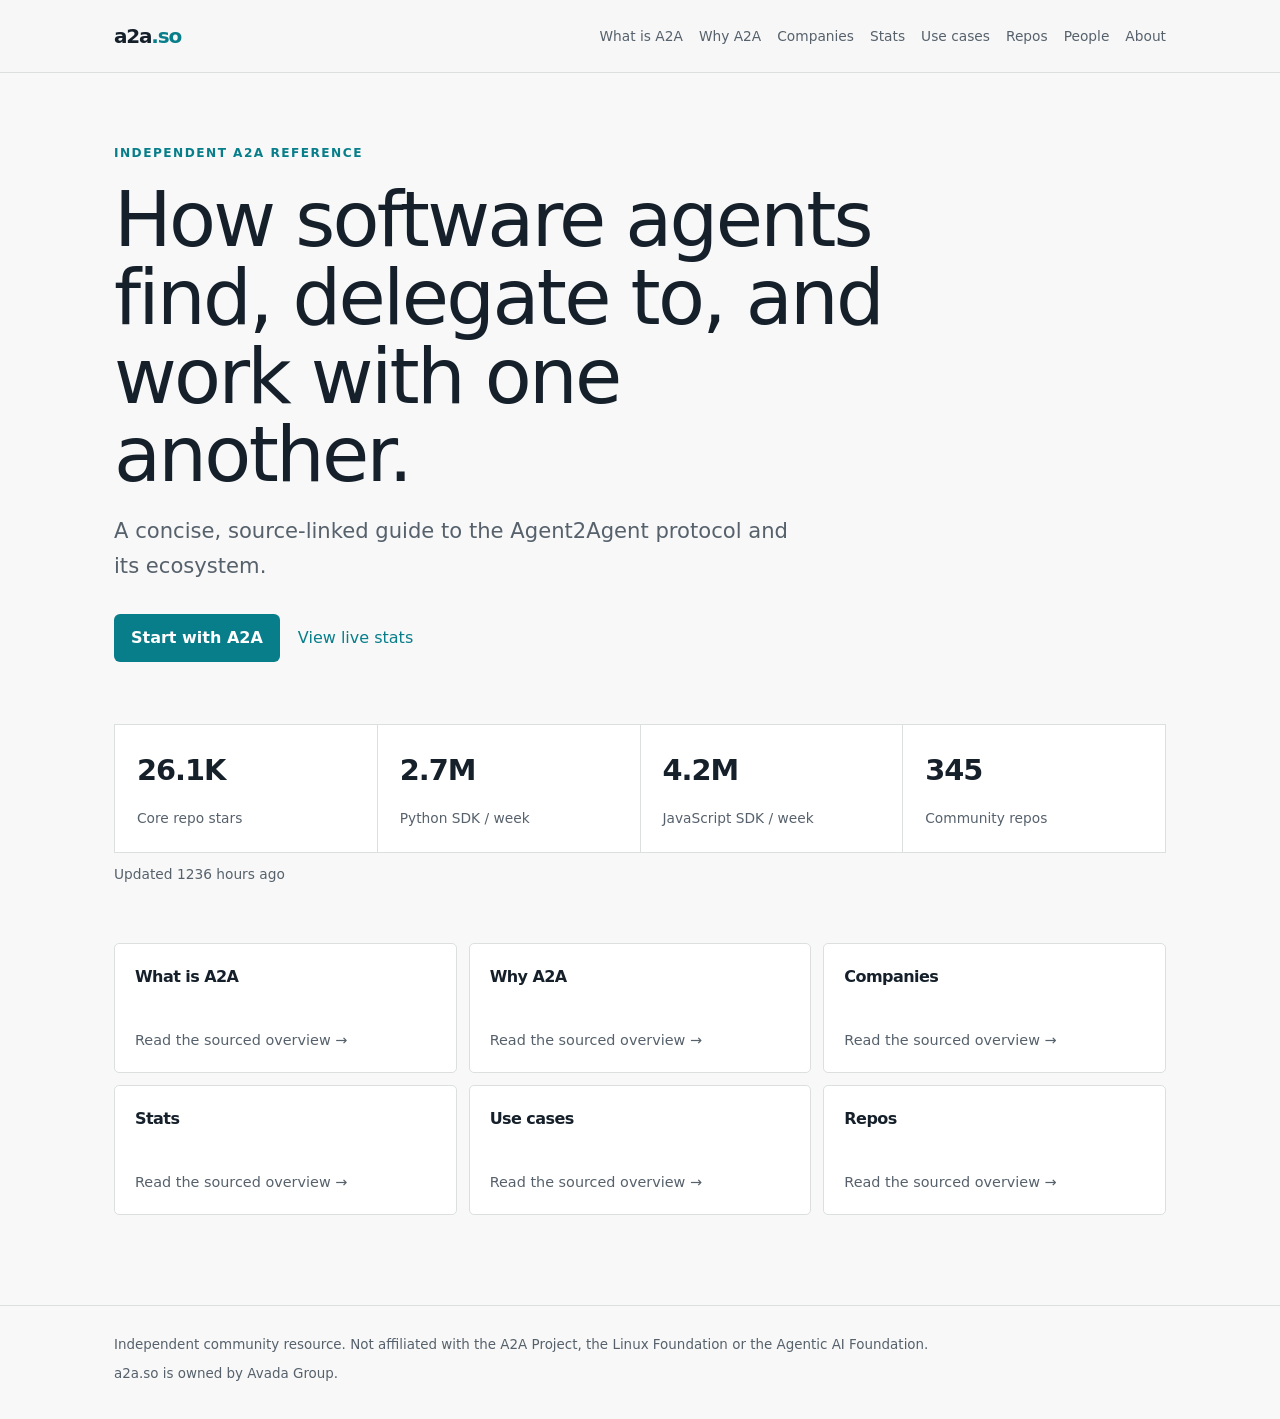
<file: index.html>
<!DOCTYPE html><html lang="en"><head><meta charSet="utf-8"/><meta name="viewport" content="width=device-width, initial-scale=1"/><link rel="stylesheet" href="/_next/static/chunks/07r2zi02nm.j8.css" data-precedence="next"/><link rel="preload" as="script" fetchPriority="low" href="/_next/static/chunks/15xrurgzs99gv.js"/><script src="/_next/static/chunks/0dgq26a5_oy.a.js" async=""></script><script src="/_next/static/chunks/07lhk_q6pmm3r.js" async=""></script><script src="/_next/static/chunks/0au83~zq0~0pf.js" async=""></script><script src="/_next/static/chunks/turbopack-07ur8f85nectq.js" async=""></script><script src="/_next/static/chunks/01xlw8hd842-c.js" async=""></script><script src="/_next/static/chunks/0d3shmwh5_nmn.js" async=""></script><script src="/_next/static/chunks/0x632tlfu-8fz.js" async=""></script><title>A practical guide to Agent2Agent | a2a.so</title><meta name="description" content="An independent, source-linked introduction to the A2A protocol."/><link rel="canonical" href="https://a2a.so/"/><link rel="alternate" type="text/markdown" href="https://a2a.so/index.md"/><script src="/_next/static/chunks/03~yq9q893hmn.js" noModule=""></script></head><body><div hidden=""><!--$--><!--/$--></div><script type="application/ld+json">{"@context":"https://schema.org","@type":"WebPage","name":"A practical guide to Agent2Agent","description":"An independent, source-linked introduction to the A2A protocol.","url":"https://a2a.so/"}</script><header><div class="shell nav"><a class="wordmark" href="/">a2a<span>.so</span></a><nav><a href="/what-is-a2a/">What is A2A</a><a href="/why-a2a/">Why A2A</a><a href="/companies/">Companies</a><a href="/stats/">Stats</a><a href="/use-cases/">Use cases</a><a href="/repos/">Repos</a><a href="/people/">People</a><a href="/about/">About</a></nav></div></header><main class="shell"><section class="hero"><p class="eyebrow">Independent A2A reference</p><h1>How software agents find, delegate to, and work with one another.</h1><p class="lede">A concise, source-linked guide to the Agent2Agent protocol and its ecosystem.</p><div class="actions"><a href="/what-is-a2a/">Start with A2A</a><a class="plain" href="/stats/">View live stats</a></div></section><div class="stats-grid"><div class="stat"><strong><a href="https://api.github.com/repos/a2aproject/A2A">26.1K</a></strong><span>Core repo stars</span></div><div class="stat"><strong><a href="https://pypistats.org/api/packages/a2a-sdk/recent">2.7M</a></strong><span>Python SDK / week</span></div><div class="stat"><strong><a href="https://api.npmjs.org/downloads/point/last-week/@a2a-js/sdk">4.2M</a></strong><span>JavaScript SDK / week</span></div><div class="stat"><strong><a href="https://api.github.com/search/repositories?q=a2a+agent2agent+in:name,description,topics">345</a></strong><span>Community repos</span></div></div><p class="updated">Updated <!-- -->0<!-- --> <!-- -->hours<!-- --> ago</p><section class="cards"><a href="/what-is-a2a/"><strong>What is A2A</strong><span>Read the sourced overview →</span></a><a href="/why-a2a/"><strong>Why A2A</strong><span>Read the sourced overview →</span></a><a href="/companies/"><strong>Companies</strong><span>Read the sourced overview →</span></a><a href="/stats/"><strong>Stats</strong><span>Read the sourced overview →</span></a><a href="/use-cases/"><strong>Use cases</strong><span>Read the sourced overview →</span></a><a href="/repos/"><strong>Repos</strong><span>Read the sourced overview →</span></a></section></main><footer><div class="shell"><p>Independent community resource. Not affiliated with the <a href="https://a2a-protocol.org">A2A Project</a>, the Linux Foundation or the Agentic AI Foundation.</p><p>a2a.so is owned by Avada Group.</p></div></footer><!--$--><!--/$--><script src="/_next/static/chunks/15xrurgzs99gv.js" id="_R_" async=""></script><script>(self.__next_f=self.__next_f||[]).push([0])</script><script>self.__next_f.push([1,"1:\"$Sreact.fragment\"\n2:I[39756,[\"/_next/static/chunks/01xlw8hd842-c.js\",\"/_next/static/chunks/0d3shmwh5_nmn.js\"],\"default\"]\n3:I[37457,[\"/_next/static/chunks/01xlw8hd842-c.js\",\"/_next/static/chunks/0d3shmwh5_nmn.js\"],\"default\"]\n5:I[97367,[\"/_next/static/chunks/01xlw8hd842-c.js\",\"/_next/static/chunks/0d3shmwh5_nmn.js\"],\"OutletBoundary\"]\n6:\"$Sreact.suspense\"\n9:I[97367,[\"/_next/static/chunks/01xlw8hd842-c.js\",\"/_next/static/chunks/0d3shmwh5_nmn.js\"],\"ViewportBoundary\"]\nb:I[97367,[\"/_next/static/chunks/01xlw8hd842-c.js\",\"/_next/static/chunks/0d3shmwh5_nmn.js\"],\"MetadataBoundary\"]\nd:I[68027,[\"/_next/static/chunks/01xlw8hd842-c.js\",\"/_next/static/chunks/0d3shmwh5_nmn.js\"],\"default\",1]\n:HL[\"/_next/static/chunks/07r2zi02nm.j8.css\",\"style\"]\n"])</script><script>self.__next_f.push([1,"0:{\"P\":null,\"c\":[\"\",\"\"],\"q\":\"\",\"i\":false,\"f\":[[[\"\",{\"children\":[[\"segments\",\"\",\"oc\",null],{\"children\":[\"__PAGE__\",{}]}]},\"$undefined\",\"$undefined\",16],[[\"$\",\"$1\",\"c\",{\"children\":[[[\"$\",\"link\",\"0\",{\"rel\":\"stylesheet\",\"href\":\"/_next/static/chunks/07r2zi02nm.j8.css\",\"precedence\":\"next\",\"crossOrigin\":\"$undefined\",\"nonce\":\"$undefined\"}],[\"$\",\"script\",\"script-0\",{\"src\":\"/_next/static/chunks/01xlw8hd842-c.js\",\"async\":true,\"nonce\":\"$undefined\"}],[\"$\",\"script\",\"script-1\",{\"src\":\"/_next/static/chunks/0d3shmwh5_nmn.js\",\"async\":true,\"nonce\":\"$undefined\"}]],[\"$\",\"html\",null,{\"lang\":\"en\",\"children\":[\"$\",\"body\",null,{\"children\":[\"$\",\"$L2\",null,{\"parallelRouterKey\":\"children\",\"error\":\"$undefined\",\"errorStyles\":\"$undefined\",\"errorScripts\":\"$undefined\",\"template\":[\"$\",\"$L3\",null,{}],\"templateStyles\":\"$undefined\",\"templateScripts\":\"$undefined\",\"notFound\":[[\"$\",\"main\",null,{\"className\":\"shell\",\"children\":[\"$\",\"article\",null,{\"children\":[[\"$\",\"h1\",null,{\"children\":\"Page not found\"}],[\"$\",\"p\",null,{\"children\":\"The requested a2a.so page could not be found.\"}]]}]}],[]],\"forbidden\":\"$undefined\",\"unauthorized\":\"$undefined\"}]}]}]]}],{\"children\":[[\"$\",\"$1\",\"c\",{\"children\":[null,[\"$\",\"$L2\",null,{\"parallelRouterKey\":\"children\",\"error\":\"$undefined\",\"errorStyles\":\"$undefined\",\"errorScripts\":\"$undefined\",\"template\":[\"$\",\"$L3\",null,{}],\"templateStyles\":\"$undefined\",\"templateScripts\":\"$undefined\",\"notFound\":\"$undefined\",\"forbidden\":\"$undefined\",\"unauthorized\":\"$undefined\"}]]}],{\"children\":[[\"$\",\"$1\",\"c\",{\"children\":[\"$L4\",[[\"$\",\"script\",\"script-0\",{\"src\":\"/_next/static/chunks/0x632tlfu-8fz.js\",\"async\":true,\"nonce\":\"$undefined\"}]],[\"$\",\"$L5\",null,{\"children\":[\"$\",\"$6\",null,{\"name\":\"Next.MetadataOutlet\",\"children\":\"$@7\"}]}]]}],{},null,false,null]},null,false,\"$@8\"]},null,false,null],[\"$\",\"$1\",\"h\",{\"children\":[null,[\"$\",\"$L9\",null,{\"children\":\"$La\"}],[\"$\",\"div\",null,{\"hidden\":true,\"children\":[\"$\",\"$Lb\",null,{\"children\":[\"$\",\"$6\",null,{\"name\":\"Next.Metadata\",\"children\":\"$Lc\"}]}]}],null]}],false]],\"m\":\"$undefined\",\"G\":[\"$d\",[[\"$\",\"link\",\"0\",{\"rel\":\"stylesheet\",\"href\":\"/_next/static/chunks/07r2zi02nm.j8.css\",\"precedence\":\"next\",\"crossOrigin\":\"$undefined\",\"nonce\":\"$undefined\"}]]],\"S\":true,\"h\":null,\"s\":\"$undefined\",\"l\":\"$undefined\",\"p\":\"$undefined\",\"d\":\"$undefined\",\"b\":\"xcvuXEqOFxQsGNERw1LYE\"}\n"])</script><script>self.__next_f.push([1,"e:[]\n8:\"$We\"\n"])</script><script>self.__next_f.push([1,"f:I[22016,[\"/_next/static/chunks/01xlw8hd842-c.js\",\"/_next/static/chunks/0d3shmwh5_nmn.js\",\"/_next/static/chunks/0x632tlfu-8fz.js\"],\"\"]\n10:I[87823,[\"/_next/static/chunks/01xlw8hd842-c.js\",\"/_next/static/chunks/0d3shmwh5_nmn.js\",\"/_next/static/chunks/0x632tlfu-8fz.js\"],\"StatsGrid\"]\n"])</script><script>self.__next_f.push([1,"4:[[\"$\",\"script\",null,{\"type\":\"application/ld+json\",\"dangerouslySetInnerHTML\":{\"__html\":\"{\\\"@context\\\":\\\"https://schema.org\\\",\\\"@type\\\":\\\"WebPage\\\",\\\"name\\\":\\\"A practical guide to Agent2Agent\\\",\\\"description\\\":\\\"An independent, source-linked introduction to the A2A protocol.\\\",\\\"url\\\":\\\"https://a2a.so/\\\"}\"}}],[\"$\",\"header\",null,{\"children\":[\"$\",\"div\",null,{\"className\":\"shell nav\",\"children\":[[\"$\",\"$Lf\",null,{\"className\":\"wordmark\",\"href\":\"/\",\"children\":[\"a2a\",[\"$\",\"span\",null,{\"children\":\".so\"}]]}],[\"$\",\"nav\",null,{\"children\":[[\"$\",\"$Lf\",\"/what-is-a2a\",{\"href\":\"/what-is-a2a\",\"children\":\"What is A2A\"}],[\"$\",\"$Lf\",\"/why-a2a\",{\"href\":\"/why-a2a\",\"children\":\"Why A2A\"}],[\"$\",\"$Lf\",\"/companies\",{\"href\":\"/companies\",\"children\":\"Companies\"}],[\"$\",\"$Lf\",\"/stats\",{\"href\":\"/stats\",\"children\":\"Stats\"}],[\"$\",\"$Lf\",\"/use-cases\",{\"href\":\"/use-cases\",\"children\":\"Use cases\"}],[\"$\",\"$Lf\",\"/repos\",{\"href\":\"/repos\",\"children\":\"Repos\"}],[\"$\",\"$Lf\",\"/people\",{\"href\":\"/people\",\"children\":\"People\"}],[\"$\",\"$Lf\",\"/about\",{\"href\":\"/about\",\"children\":\"About\"}]]}]]}]}],[\"$\",\"main\",null,{\"className\":\"shell\",\"children\":[[\"$\",\"section\",null,{\"className\":\"hero\",\"children\":[[\"$\",\"p\",null,{\"className\":\"eyebrow\",\"children\":\"Independent A2A reference\"}],[\"$\",\"h1\",null,{\"children\":\"How software agents find, delegate to, and work with one another.\"}],[\"$\",\"p\",null,{\"className\":\"lede\",\"children\":\"A concise, source-linked guide to the Agent2Agent protocol and its ecosystem.\"}],[\"$\",\"div\",null,{\"className\":\"actions\",\"children\":[[\"$\",\"$Lf\",null,{\"href\":\"/what-is-a2a\",\"children\":\"Start with A2A\"}],[\"$\",\"$Lf\",null,{\"className\":\"plain\",\"href\":\"/stats\",\"children\":\"View live stats\"}]]}]]}],[\"$\",\"$L10\",null,{\"stats\":{\"updatedAt\":\"2026-10-14T09:17:54.875Z\",\"officialRepoStars\":26142,\"pythonDownloadsWeek\":2709071,\"npmDownloadsWeek\":4179585,\"communityRepositories\":345,\"latestRelease\":\"v1.0.1\",\"repos\":{\"a2aproject/A2A\":{\"stars\":26142,\"pushedAt\":\"2026-10-13T16:48:44Z\"},\"a2aproject/a2a-python\":{\"stars\":2200,\"pushedAt\":\"2026-10-12T21:21:33Z\"},\"a2aproject/a2a-js\":{\"stars\":641,\"pushedAt\":\"2026-10-09T10:43:11Z\"},\"a2aproject/a2a-inspector\":{\"stars\":501,\"pushedAt\":\"2026-10-01T19:06:38Z\"}}},\"compact\":true}],[\"$\",\"section\",null,{\"className\":\"cards\",\"children\":[[\"$\",\"$Lf\",\"/what-is-a2a\",{\"href\":\"/what-is-a2a\",\"children\":[[\"$\",\"strong\",null,{\"children\":\"What is A2A\"}],[\"$\",\"span\",null,{\"children\":\"Read the sourced overview →\"}]]}],[\"$\",\"$Lf\",\"/why-a2a\",{\"href\":\"/why-a2a\",\"children\":[[\"$\",\"strong\",null,{\"children\":\"Why A2A\"}],[\"$\",\"span\",null,{\"children\":\"Read the sourced overview →\"}]]}],[\"$\",\"$Lf\",\"/companies\",{\"href\":\"/companies\",\"children\":[[\"$\",\"strong\",null,{\"children\":\"Companies\"}],[\"$\",\"span\",null,{\"children\":\"Read the sourced overview →\"}]]}],[\"$\",\"$Lf\",\"/stats\",{\"href\":\"/stats\",\"children\":[[\"$\",\"strong\",null,{\"children\":\"Stats\"}],[\"$\",\"span\",null,{\"children\":\"Read the sourced overview →\"}]]}],[\"$\",\"$Lf\",\"/use-cases\",{\"href\":\"/use-cases\",\"children\":[[\"$\",\"strong\",null,{\"children\":\"Use cases\"}],[\"$\",\"span\",null,{\"children\":\"Read the sourced overview →\"}]]}],[\"$\",\"$Lf\",\"/repos\",{\"href\":\"/repos\",\"children\":[[\"$\",\"strong\",null,{\"children\":\"Repos\"}],[\"$\",\"span\",null,{\"children\":\"Read the sourced overview →\"}]]}]]}]]}],[\"$\",\"footer\",null,{\"children\":[\"$\",\"div\",null,{\"className\":\"shell\",\"children\":[[\"$\",\"p\",null,{\"children\":[\"Independent community resource. Not affiliated with the \",[\"$\",\"a\",null,{\"href\":\"https://a2a-protocol.org\",\"children\":\"A2A Project\"}],\", the Linux Foundation or the Agentic AI Foundation.\"]}],[\"$\",\"p\",null,{\"children\":\"a2a.so is owned by Avada Group.\"}]]}]}]]\n"])</script><script>self.__next_f.push([1,"a:[[\"$\",\"meta\",\"0\",{\"charSet\":\"utf-8\"}],[\"$\",\"meta\",\"1\",{\"name\":\"viewport\",\"content\":\"width=device-width, initial-scale=1\"}]]\n"])</script><script>self.__next_f.push([1,"7:null\nc:[[\"$\",\"title\",\"0\",{\"children\":\"A practical guide to Agent2Agent | a2a.so\"}],[\"$\",\"meta\",\"1\",{\"name\":\"description\",\"content\":\"An independent, source-linked introduction to the A2A protocol.\"}],[\"$\",\"link\",\"2\",{\"rel\":\"canonical\",\"href\":\"https://a2a.so/\"}],[\"$\",\"link\",\"3\",{\"rel\":\"alternate\",\"type\":\"text/markdown\",\"href\":\"https://a2a.so/index.md\"}]]\n"])</script></body></html>
</file>
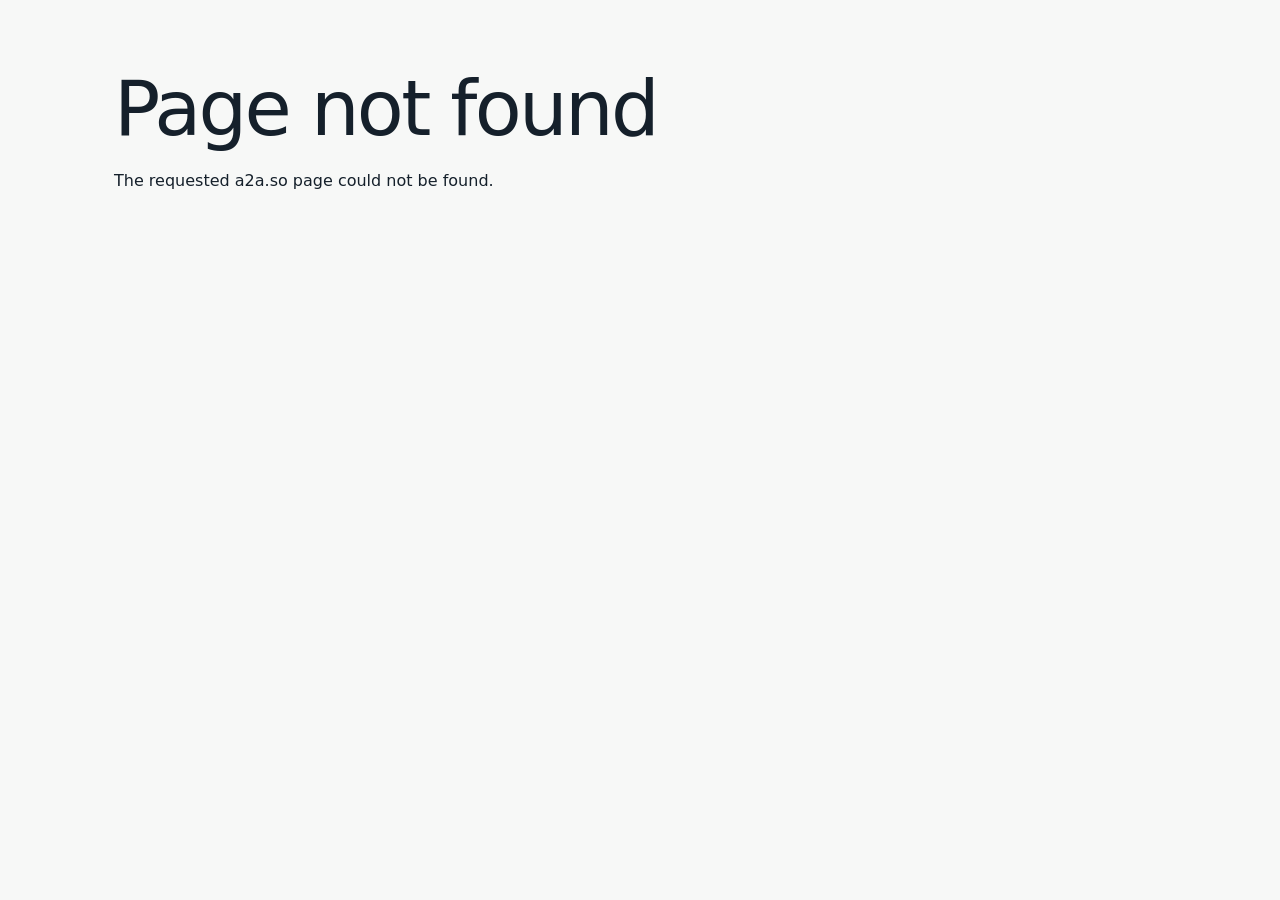
<file: 404/index.html>
<!DOCTYPE html><html lang="en"><head><meta charSet="utf-8"/><meta name="viewport" content="width=device-width, initial-scale=1"/><link rel="stylesheet" href="/_next/static/chunks/07r2zi02nm.j8.css" data-precedence="next"/><link rel="preload" as="script" fetchPriority="low" href="/_next/static/chunks/15xrurgzs99gv.js"/><script src="/_next/static/chunks/0dgq26a5_oy.a.js" async=""></script><script src="/_next/static/chunks/07lhk_q6pmm3r.js" async=""></script><script src="/_next/static/chunks/0au83~zq0~0pf.js" async=""></script><script src="/_next/static/chunks/turbopack-07ur8f85nectq.js" async=""></script><script src="/_next/static/chunks/01xlw8hd842-c.js" async=""></script><script src="/_next/static/chunks/0d3shmwh5_nmn.js" async=""></script><meta name="robots" content="noindex"/><title>Page not found | a2a.so</title><meta name="description" content="The requested a2a.so page could not be found."/><link rel="canonical" href="https://a2a.so/404/"/><link rel="alternate" type="text/markdown" href="https://a2a.so/404.md"/><script src="/_next/static/chunks/03~yq9q893hmn.js" noModule=""></script></head><body><div hidden=""><!--$--><!--/$--></div><main class="shell"><article><h1>Page not found</h1><p>The requested a2a.so page could not be found.</p></article></main><!--$--><!--/$--><script src="/_next/static/chunks/15xrurgzs99gv.js" id="_R_" async=""></script><script>(self.__next_f=self.__next_f||[]).push([0])</script><script>self.__next_f.push([1,"1:\"$Sreact.fragment\"\n2:I[39756,[\"/_next/static/chunks/01xlw8hd842-c.js\",\"/_next/static/chunks/0d3shmwh5_nmn.js\"],\"default\"]\n3:I[37457,[\"/_next/static/chunks/01xlw8hd842-c.js\",\"/_next/static/chunks/0d3shmwh5_nmn.js\"],\"default\"]\n4:I[97367,[\"/_next/static/chunks/01xlw8hd842-c.js\",\"/_next/static/chunks/0d3shmwh5_nmn.js\"],\"OutletBoundary\"]\n5:\"$Sreact.suspense\"\n8:I[97367,[\"/_next/static/chunks/01xlw8hd842-c.js\",\"/_next/static/chunks/0d3shmwh5_nmn.js\"],\"ViewportBoundary\"]\na:I[97367,[\"/_next/static/chunks/01xlw8hd842-c.js\",\"/_next/static/chunks/0d3shmwh5_nmn.js\"],\"MetadataBoundary\"]\nc:I[68027,[\"/_next/static/chunks/01xlw8hd842-c.js\",\"/_next/static/chunks/0d3shmwh5_nmn.js\"],\"default\",1]\n:HL[\"/_next/static/chunks/07r2zi02nm.j8.css\",\"style\"]\n"])</script><script>self.__next_f.push([1,"0:{\"P\":null,\"c\":[\"\",\"_not-found\",\"\"],\"q\":\"\",\"i\":false,\"f\":[[[\"\",{\"children\":[\"/_not-found\",{\"children\":[\"__PAGE__\",{}]}]},\"$undefined\",\"$undefined\",16],[[\"$\",\"$1\",\"c\",{\"children\":[[[\"$\",\"link\",\"0\",{\"rel\":\"stylesheet\",\"href\":\"/_next/static/chunks/07r2zi02nm.j8.css\",\"precedence\":\"next\",\"crossOrigin\":\"$undefined\",\"nonce\":\"$undefined\"}],[\"$\",\"script\",\"script-0\",{\"src\":\"/_next/static/chunks/01xlw8hd842-c.js\",\"async\":true,\"nonce\":\"$undefined\"}],[\"$\",\"script\",\"script-1\",{\"src\":\"/_next/static/chunks/0d3shmwh5_nmn.js\",\"async\":true,\"nonce\":\"$undefined\"}]],[\"$\",\"html\",null,{\"lang\":\"en\",\"children\":[\"$\",\"body\",null,{\"children\":[\"$\",\"$L2\",null,{\"parallelRouterKey\":\"children\",\"error\":\"$undefined\",\"errorStyles\":\"$undefined\",\"errorScripts\":\"$undefined\",\"template\":[\"$\",\"$L3\",null,{}],\"templateStyles\":\"$undefined\",\"templateScripts\":\"$undefined\",\"notFound\":[[\"$\",\"main\",null,{\"className\":\"shell\",\"children\":[\"$\",\"article\",null,{\"children\":[[\"$\",\"h1\",null,{\"children\":\"Page not found\"}],[\"$\",\"p\",null,{\"children\":\"The requested a2a.so page could not be found.\"}]]}]}],[]],\"forbidden\":\"$undefined\",\"unauthorized\":\"$undefined\"}]}]}]]}],{\"children\":[[\"$\",\"$1\",\"c\",{\"children\":[null,[\"$\",\"$L2\",null,{\"parallelRouterKey\":\"children\",\"error\":\"$undefined\",\"errorStyles\":\"$undefined\",\"errorScripts\":\"$undefined\",\"template\":[\"$\",\"$L3\",null,{}],\"templateStyles\":\"$undefined\",\"templateScripts\":\"$undefined\",\"notFound\":\"$undefined\",\"forbidden\":\"$undefined\",\"unauthorized\":\"$undefined\"}]]}],{\"children\":[[\"$\",\"$1\",\"c\",{\"children\":[[\"$\",\"main\",null,{\"className\":\"shell\",\"children\":[\"$\",\"article\",null,{\"children\":[[\"$\",\"h1\",null,{\"children\":\"Page not found\"}],[\"$\",\"p\",null,{\"children\":\"The requested a2a.so page could not be found.\"}]]}]}],null,[\"$\",\"$L4\",null,{\"children\":[\"$\",\"$5\",null,{\"name\":\"Next.MetadataOutlet\",\"children\":\"$@6\"}]}]]}],{},null,false,null]},null,false,\"$@7\"]},null,false,null],[\"$\",\"$1\",\"h\",{\"children\":[[\"$\",\"meta\",null,{\"name\":\"robots\",\"content\":\"noindex\"}],[\"$\",\"$L8\",null,{\"children\":\"$L9\"}],[\"$\",\"div\",null,{\"hidden\":true,\"children\":[\"$\",\"$La\",null,{\"children\":[\"$\",\"$5\",null,{\"name\":\"Next.Metadata\",\"children\":\"$Lb\"}]}]}],null]}],false]],\"m\":\"$undefined\",\"G\":[\"$c\",[[\"$\",\"link\",\"0\",{\"rel\":\"stylesheet\",\"href\":\"/_next/static/chunks/07r2zi02nm.j8.css\",\"precedence\":\"next\",\"crossOrigin\":\"$undefined\",\"nonce\":\"$undefined\"}]]],\"S\":true,\"h\":null,\"s\":\"$undefined\",\"l\":\"$undefined\",\"p\":\"$undefined\",\"d\":\"$undefined\",\"b\":\"xcvuXEqOFxQsGNERw1LYE\"}\n"])</script><script>self.__next_f.push([1,"d:[]\n7:\"$Wd\"\n"])</script><script>self.__next_f.push([1,"9:[[\"$\",\"meta\",\"0\",{\"charSet\":\"utf-8\"}],[\"$\",\"meta\",\"1\",{\"name\":\"viewport\",\"content\":\"width=device-width, initial-scale=1\"}]]\n"])</script><script>self.__next_f.push([1,"6:null\nb:[[\"$\",\"title\",\"0\",{\"children\":\"Page not found | a2a.so\"}],[\"$\",\"meta\",\"1\",{\"name\":\"description\",\"content\":\"The requested a2a.so page could not be found.\"}],[\"$\",\"link\",\"2\",{\"rel\":\"canonical\",\"href\":\"https://a2a.so/404/\"}],[\"$\",\"link\",\"3\",{\"rel\":\"alternate\",\"type\":\"text/markdown\",\"href\":\"https://a2a.so/404.md\"}]]\n"])</script></body></html>
</file>
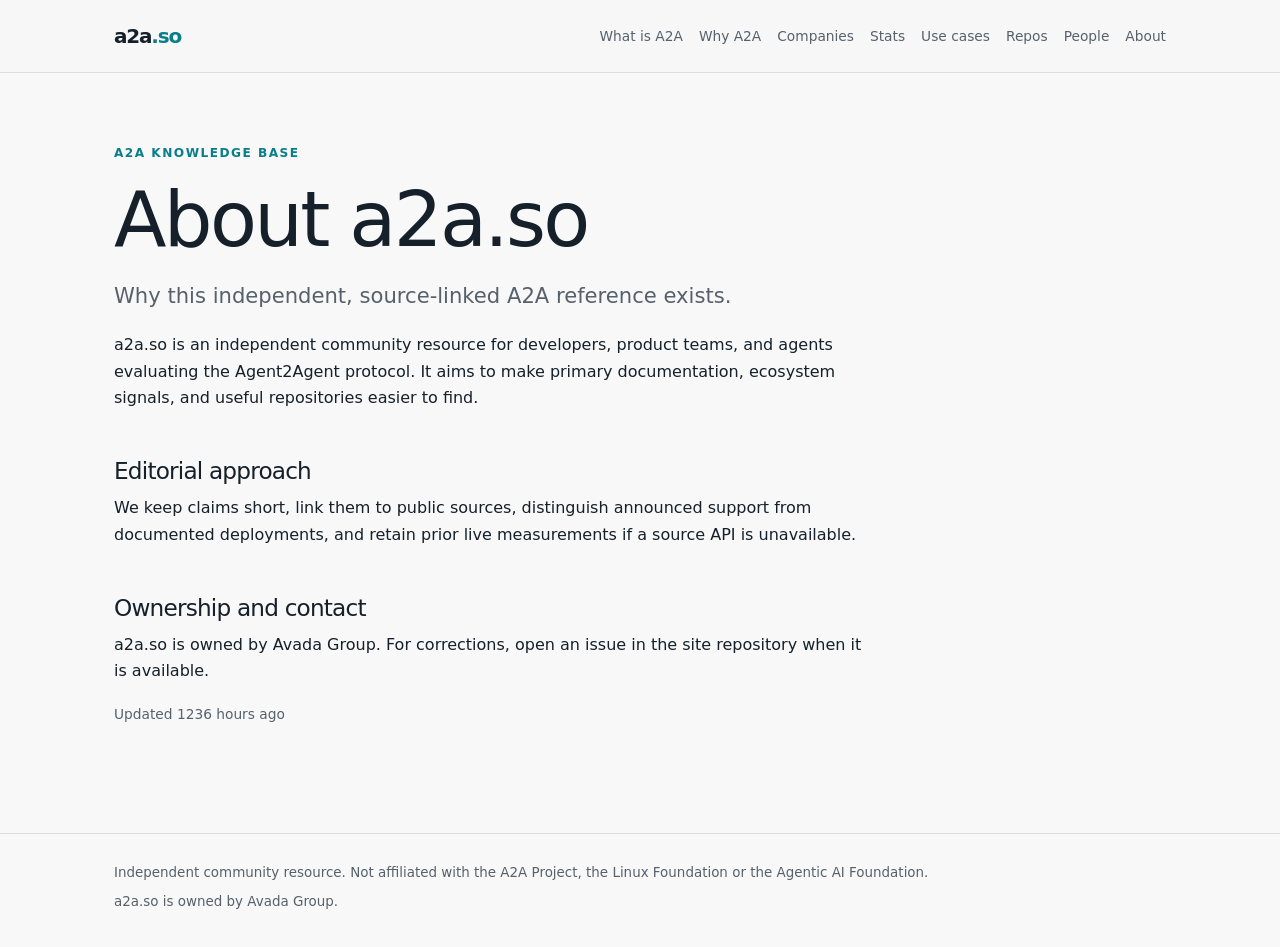
<file: about/index.html>
<!DOCTYPE html><html lang="en"><head><meta charSet="utf-8"/><meta name="viewport" content="width=device-width, initial-scale=1"/><link rel="stylesheet" href="/_next/static/chunks/07r2zi02nm.j8.css" data-precedence="next"/><link rel="preload" as="script" fetchPriority="low" href="/_next/static/chunks/15xrurgzs99gv.js"/><script src="/_next/static/chunks/0dgq26a5_oy.a.js" async=""></script><script src="/_next/static/chunks/07lhk_q6pmm3r.js" async=""></script><script src="/_next/static/chunks/0au83~zq0~0pf.js" async=""></script><script src="/_next/static/chunks/turbopack-07ur8f85nectq.js" async=""></script><script src="/_next/static/chunks/01xlw8hd842-c.js" async=""></script><script src="/_next/static/chunks/0d3shmwh5_nmn.js" async=""></script><script src="/_next/static/chunks/0x632tlfu-8fz.js" async=""></script><title>About a2a.so | a2a.so</title><meta name="description" content="Why this independent, source-linked A2A reference exists."/><link rel="canonical" href="https://a2a.so/about/"/><link rel="alternate" type="text/markdown" href="https://a2a.so/about.md"/><script src="/_next/static/chunks/03~yq9q893hmn.js" noModule=""></script></head><body><div hidden=""><!--$--><!--/$--></div><script type="application/ld+json">{"@context":"https://schema.org","@type":"WebPage","name":"About a2a.so","description":"Why this independent, source-linked A2A reference exists.","url":"https://a2a.so/about/"}</script><header><div class="shell nav"><a class="wordmark" href="/">a2a<span>.so</span></a><nav><a href="/what-is-a2a/">What is A2A</a><a href="/why-a2a/">Why A2A</a><a href="/companies/">Companies</a><a href="/stats/">Stats</a><a href="/use-cases/">Use cases</a><a href="/repos/">Repos</a><a href="/people/">People</a><a href="/about/">About</a></nav></div></header><main class="shell"><article><p class="eyebrow">A2A knowledge base</p><h1>About a2a.so</h1><p class="lede">Why this independent, source-linked A2A reference exists.</p><p>a2a.so is an independent community resource for developers, product teams, and agents evaluating the Agent2Agent protocol. It aims to make primary documentation, ecosystem signals, and useful repositories easier to find.</p><section><h2>Editorial approach</h2></section><p>We keep claims short, link them to public sources, distinguish announced support from documented deployments, and retain prior live measurements if a source API is unavailable.</p><section><h2>Ownership and contact</h2></section><p>a2a.so is owned by Avada Group. For corrections, open an issue in the site repository when it is available.</p><p class="updated">Updated <!-- -->0<!-- --> <!-- -->hours<!-- --> ago</p></article></main><footer><div class="shell"><p>Independent community resource. Not affiliated with the <a href="https://a2a-protocol.org">A2A Project</a>, the Linux Foundation or the Agentic AI Foundation.</p><p>a2a.so is owned by Avada Group.</p></div></footer><!--$--><!--/$--><script src="/_next/static/chunks/15xrurgzs99gv.js" id="_R_" async=""></script><script>(self.__next_f=self.__next_f||[]).push([0])</script><script>self.__next_f.push([1,"1:\"$Sreact.fragment\"\n2:I[39756,[\"/_next/static/chunks/01xlw8hd842-c.js\",\"/_next/static/chunks/0d3shmwh5_nmn.js\"],\"default\"]\n3:I[37457,[\"/_next/static/chunks/01xlw8hd842-c.js\",\"/_next/static/chunks/0d3shmwh5_nmn.js\"],\"default\"]\n5:I[97367,[\"/_next/static/chunks/01xlw8hd842-c.js\",\"/_next/static/chunks/0d3shmwh5_nmn.js\"],\"OutletBoundary\"]\n6:\"$Sreact.suspense\"\n9:I[97367,[\"/_next/static/chunks/01xlw8hd842-c.js\",\"/_next/static/chunks/0d3shmwh5_nmn.js\"],\"ViewportBoundary\"]\nb:I[97367,[\"/_next/static/chunks/01xlw8hd842-c.js\",\"/_next/static/chunks/0d3shmwh5_nmn.js\"],\"MetadataBoundary\"]\nd:I[68027,[\"/_next/static/chunks/01xlw8hd842-c.js\",\"/_next/static/chunks/0d3shmwh5_nmn.js\"],\"default\",1]\n:HL[\"/_next/static/chunks/07r2zi02nm.j8.css\",\"style\"]\n"])</script><script>self.__next_f.push([1,"0:{\"P\":null,\"c\":[\"\",\"about\",\"\"],\"q\":\"\",\"i\":false,\"f\":[[[\"\",{\"children\":[[\"segments\",\"about\",\"oc\",null],{\"children\":[\"__PAGE__\",{}]}]},\"$undefined\",\"$undefined\",16],[[\"$\",\"$1\",\"c\",{\"children\":[[[\"$\",\"link\",\"0\",{\"rel\":\"stylesheet\",\"href\":\"/_next/static/chunks/07r2zi02nm.j8.css\",\"precedence\":\"next\",\"crossOrigin\":\"$undefined\",\"nonce\":\"$undefined\"}],[\"$\",\"script\",\"script-0\",{\"src\":\"/_next/static/chunks/01xlw8hd842-c.js\",\"async\":true,\"nonce\":\"$undefined\"}],[\"$\",\"script\",\"script-1\",{\"src\":\"/_next/static/chunks/0d3shmwh5_nmn.js\",\"async\":true,\"nonce\":\"$undefined\"}]],[\"$\",\"html\",null,{\"lang\":\"en\",\"children\":[\"$\",\"body\",null,{\"children\":[\"$\",\"$L2\",null,{\"parallelRouterKey\":\"children\",\"error\":\"$undefined\",\"errorStyles\":\"$undefined\",\"errorScripts\":\"$undefined\",\"template\":[\"$\",\"$L3\",null,{}],\"templateStyles\":\"$undefined\",\"templateScripts\":\"$undefined\",\"notFound\":[[\"$\",\"main\",null,{\"className\":\"shell\",\"children\":[\"$\",\"article\",null,{\"children\":[[\"$\",\"h1\",null,{\"children\":\"Page not found\"}],[\"$\",\"p\",null,{\"children\":\"The requested a2a.so page could not be found.\"}]]}]}],[]],\"forbidden\":\"$undefined\",\"unauthorized\":\"$undefined\"}]}]}]]}],{\"children\":[[\"$\",\"$1\",\"c\",{\"children\":[null,[\"$\",\"$L2\",null,{\"parallelRouterKey\":\"children\",\"error\":\"$undefined\",\"errorStyles\":\"$undefined\",\"errorScripts\":\"$undefined\",\"template\":[\"$\",\"$L3\",null,{}],\"templateStyles\":\"$undefined\",\"templateScripts\":\"$undefined\",\"notFound\":\"$undefined\",\"forbidden\":\"$undefined\",\"unauthorized\":\"$undefined\"}]]}],{\"children\":[[\"$\",\"$1\",\"c\",{\"children\":[\"$L4\",[[\"$\",\"script\",\"script-0\",{\"src\":\"/_next/static/chunks/0x632tlfu-8fz.js\",\"async\":true,\"nonce\":\"$undefined\"}]],[\"$\",\"$L5\",null,{\"children\":[\"$\",\"$6\",null,{\"name\":\"Next.MetadataOutlet\",\"children\":\"$@7\"}]}]]}],{},null,false,null]},null,false,\"$@8\"]},null,false,null],[\"$\",\"$1\",\"h\",{\"children\":[null,[\"$\",\"$L9\",null,{\"children\":\"$La\"}],[\"$\",\"div\",null,{\"hidden\":true,\"children\":[\"$\",\"$Lb\",null,{\"children\":[\"$\",\"$6\",null,{\"name\":\"Next.Metadata\",\"children\":\"$Lc\"}]}]}],null]}],false]],\"m\":\"$undefined\",\"G\":[\"$d\",[[\"$\",\"link\",\"0\",{\"rel\":\"stylesheet\",\"href\":\"/_next/static/chunks/07r2zi02nm.j8.css\",\"precedence\":\"next\",\"crossOrigin\":\"$undefined\",\"nonce\":\"$undefined\"}]]],\"S\":true,\"h\":null,\"s\":\"$undefined\",\"l\":\"$undefined\",\"p\":\"$undefined\",\"d\":\"$undefined\",\"b\":\"xcvuXEqOFxQsGNERw1LYE\"}\n"])</script><script>self.__next_f.push([1,"e:[]\n8:\"$We\"\n"])</script><script>self.__next_f.push([1,"f:I[22016,[\"/_next/static/chunks/01xlw8hd842-c.js\",\"/_next/static/chunks/0d3shmwh5_nmn.js\",\"/_next/static/chunks/0x632tlfu-8fz.js\"],\"\"]\n10:I[87823,[\"/_next/static/chunks/01xlw8hd842-c.js\",\"/_next/static/chunks/0d3shmwh5_nmn.js\",\"/_next/static/chunks/0x632tlfu-8fz.js\"],\"UpdatedAt\"]\n"])</script><script>self.__next_f.push([1,"4:[[\"$\",\"script\",null,{\"type\":\"application/ld+json\",\"dangerouslySetInnerHTML\":{\"__html\":\"{\\\"@context\\\":\\\"https://schema.org\\\",\\\"@type\\\":\\\"WebPage\\\",\\\"name\\\":\\\"About a2a.so\\\",\\\"description\\\":\\\"Why this independent, source-linked A2A reference exists.\\\",\\\"url\\\":\\\"https://a2a.so/about/\\\"}\"}}],[\"$\",\"header\",null,{\"children\":[\"$\",\"div\",null,{\"className\":\"shell nav\",\"children\":[[\"$\",\"$Lf\",null,{\"className\":\"wordmark\",\"href\":\"/\",\"children\":[\"a2a\",[\"$\",\"span\",null,{\"children\":\".so\"}]]}],[\"$\",\"nav\",null,{\"children\":[[\"$\",\"$Lf\",\"/what-is-a2a\",{\"href\":\"/what-is-a2a\",\"children\":\"What is A2A\"}],[\"$\",\"$Lf\",\"/why-a2a\",{\"href\":\"/why-a2a\",\"children\":\"Why A2A\"}],[\"$\",\"$Lf\",\"/companies\",{\"href\":\"/companies\",\"children\":\"Companies\"}],[\"$\",\"$Lf\",\"/stats\",{\"href\":\"/stats\",\"children\":\"Stats\"}],[\"$\",\"$Lf\",\"/use-cases\",{\"href\":\"/use-cases\",\"children\":\"Use cases\"}],[\"$\",\"$Lf\",\"/repos\",{\"href\":\"/repos\",\"children\":\"Repos\"}],[\"$\",\"$Lf\",\"/people\",{\"href\":\"/people\",\"children\":\"People\"}],[\"$\",\"$Lf\",\"/about\",{\"href\":\"/about\",\"children\":\"About\"}]]}]]}]}],[\"$\",\"main\",null,{\"className\":\"shell\",\"children\":[\"$\",\"article\",null,{\"children\":[[\"$\",\"p\",null,{\"className\":\"eyebrow\",\"children\":\"A2A knowledge base\"}],[\"$\",\"h1\",null,{\"children\":\"About a2a.so\"}],[\"$\",\"p\",null,{\"className\":\"lede\",\"children\":\"Why this independent, source-linked A2A reference exists.\"}],false,[[\"$\",\"p\",\"0\",{\"children\":[\"a2a.so is an independent community resource for developers, product teams, and agents evaluating the Agent2Agent protocol. It aims to make primary documentation, ecosystem signals, and useful repositories easier to find.\"]}],[\"$\",\"section\",\"1\",{\"children\":[[\"$\",\"h2\",null,{\"children\":[\"Editorial approach\"]}],[]]}],[\"$\",\"p\",\"2\",{\"children\":[\"We keep claims short, link them to public sources, distinguish announced support from documented deployments, and retain prior live measurements if a source API is unavailable.\"]}],[\"$\",\"section\",\"3\",{\"children\":[[\"$\",\"h2\",null,{\"children\":[\"Ownership and contact\"]}],[]]}],[\"$\",\"p\",\"4\",{\"children\":[\"a2a.so is owned by Avada Group. For corrections, open an issue in the site repository when it is available.\"]}]],false,false,false,[\"$\",\"$L10\",null,{\"updatedAt\":\"2026-10-14T09:17:54.875Z\"}]]}]}],[\"$\",\"footer\",null,{\"children\":[\"$\",\"div\",null,{\"className\":\"shell\",\"children\":[[\"$\",\"p\",null,{\"children\":[\"Independent community resource. Not affiliated with the \",[\"$\",\"a\",null,{\"href\":\"https://a2a-protocol.org\",\"children\":\"A2A Project\"}],\", the Linux Foundation or the Agentic AI Foundation.\"]}],[\"$\",\"p\",null,{\"children\":\"a2a.so is owned by Avada Group.\"}]]}]}]]\n"])</script><script>self.__next_f.push([1,"a:[[\"$\",\"meta\",\"0\",{\"charSet\":\"utf-8\"}],[\"$\",\"meta\",\"1\",{\"name\":\"viewport\",\"content\":\"width=device-width, initial-scale=1\"}]]\n"])</script><script>self.__next_f.push([1,"7:null\nc:[[\"$\",\"title\",\"0\",{\"children\":\"About a2a.so | a2a.so\"}],[\"$\",\"meta\",\"1\",{\"name\":\"description\",\"content\":\"Why this independent, source-linked A2A reference exists.\"}],[\"$\",\"link\",\"2\",{\"rel\":\"canonical\",\"href\":\"https://a2a.so/about/\"}],[\"$\",\"link\",\"3\",{\"rel\":\"alternate\",\"type\":\"text/markdown\",\"href\":\"https://a2a.so/about.md\"}]]\n"])</script></body></html>
</file>
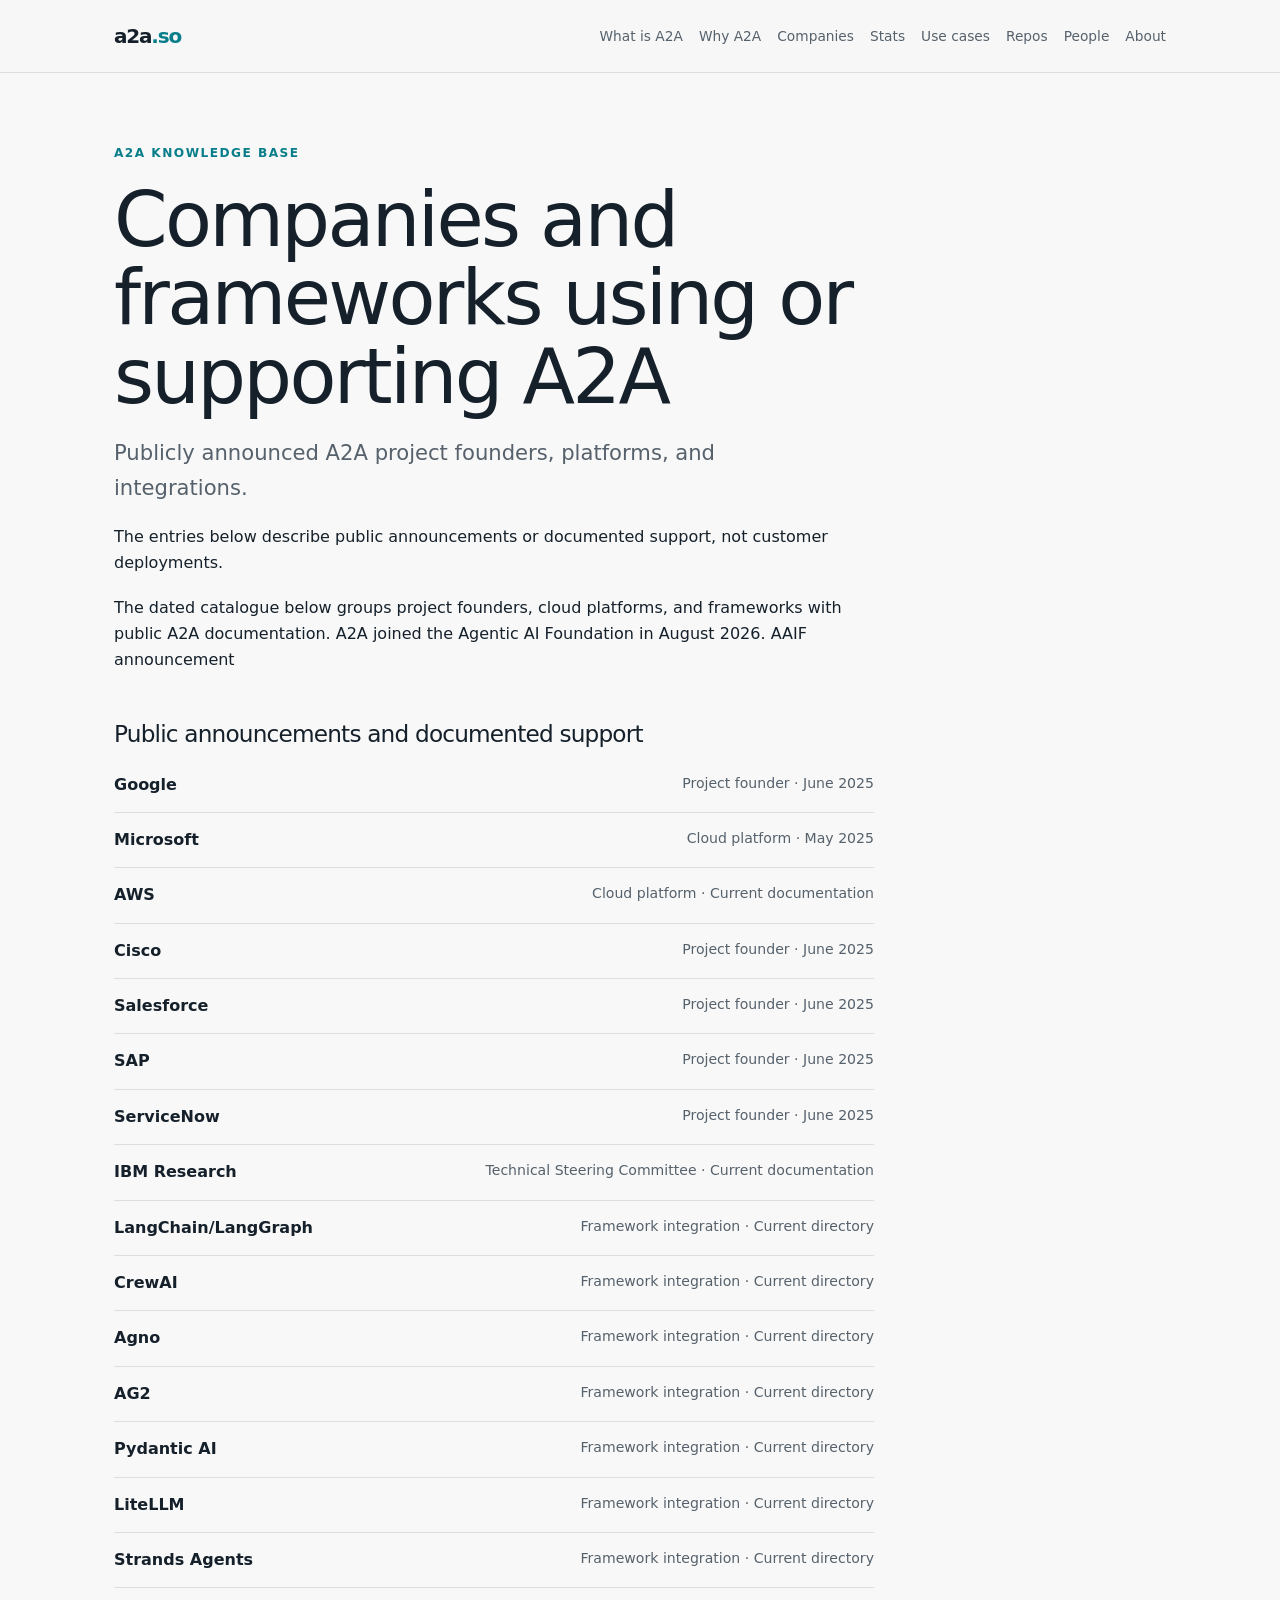
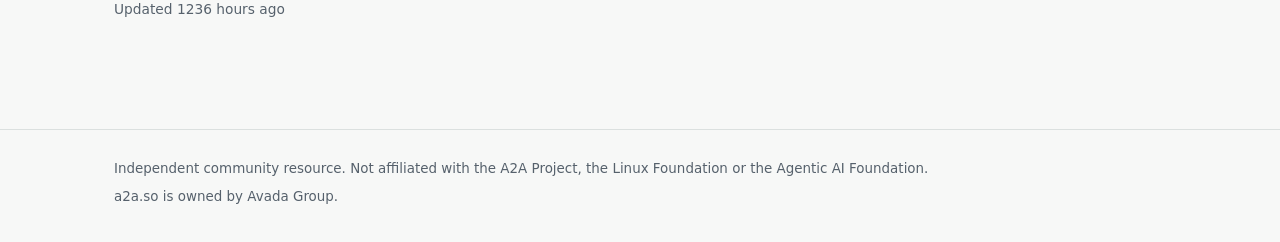
<file: companies/index.html>
<!DOCTYPE html><html lang="en"><head><meta charSet="utf-8"/><meta name="viewport" content="width=device-width, initial-scale=1"/><link rel="stylesheet" href="/_next/static/chunks/07r2zi02nm.j8.css" data-precedence="next"/><link rel="preload" as="script" fetchPriority="low" href="/_next/static/chunks/15xrurgzs99gv.js"/><script src="/_next/static/chunks/0dgq26a5_oy.a.js" async=""></script><script src="/_next/static/chunks/07lhk_q6pmm3r.js" async=""></script><script src="/_next/static/chunks/0au83~zq0~0pf.js" async=""></script><script src="/_next/static/chunks/turbopack-07ur8f85nectq.js" async=""></script><script src="/_next/static/chunks/01xlw8hd842-c.js" async=""></script><script src="/_next/static/chunks/0d3shmwh5_nmn.js" async=""></script><script src="/_next/static/chunks/0x632tlfu-8fz.js" async=""></script><title>Companies and frameworks using or supporting A2A | a2a.so</title><meta name="description" content="Publicly announced A2A project founders, platforms, and integrations."/><link rel="canonical" href="https://a2a.so/companies/"/><link rel="alternate" type="text/markdown" href="https://a2a.so/companies.md"/><script src="/_next/static/chunks/03~yq9q893hmn.js" noModule=""></script></head><body><div hidden=""><!--$--><!--/$--></div><script type="application/ld+json">{"@context":"https://schema.org","@type":"WebPage","name":"Companies and frameworks using or supporting A2A","description":"Publicly announced A2A project founders, platforms, and integrations.","url":"https://a2a.so/companies/"}</script><header><div class="shell nav"><a class="wordmark" href="/">a2a<span>.so</span></a><nav><a href="/what-is-a2a/">What is A2A</a><a href="/why-a2a/">Why A2A</a><a href="/companies/">Companies</a><a href="/stats/">Stats</a><a href="/use-cases/">Use cases</a><a href="/repos/">Repos</a><a href="/people/">People</a><a href="/about/">About</a></nav></div></header><main class="shell"><article><p class="eyebrow">A2A knowledge base</p><h1>Companies and frameworks using or supporting A2A</h1><p class="lede">Publicly announced A2A project founders, platforms, and integrations.</p><p>The entries below describe public announcements or documented support, not customer deployments.</p><p>The dated catalogue below groups project founders, cloud platforms, and frameworks with public A2A documentation. A2A joined the Agentic AI Foundation in August 2026. <a href="https://aaif.io/blog/a2a-joins-aaif" target="_blank" rel="noreferrer">AAIF announcement</a></p><section class="catalog"><h2>Public announcements and documented support</h2><div class="catalog-row"><a href="https://developers.googleblog.com/google-cloud-donates-a2a-to-linux-foundation/">Google</a><span>Project founder<!-- --> · June 2025</span></div><div class="catalog-row"><a href="https://www.microsoft.com/en-us/microsoft-cloud/blog/2025/05/07/empowering-multi-agent-apps-with-the-open-agent2agent-a2a-protocol/">Microsoft</a><span>Cloud platform<!-- --> · May 2025</span></div><div class="catalog-row"><a href="https://docs.aws.amazon.com/bedrock-agentcore/latest/devguide/runtime-a2a.md">AWS</a><span>Cloud platform<!-- --> · Current documentation</span></div><div class="catalog-row"><a href="https://developers.googleblog.com/google-cloud-donates-a2a-to-linux-foundation/">Cisco</a><span>Project founder<!-- --> · June 2025</span></div><div class="catalog-row"><a href="https://developers.googleblog.com/google-cloud-donates-a2a-to-linux-foundation/">Salesforce</a><span>Project founder<!-- --> · June 2025</span></div><div class="catalog-row"><a href="https://developers.googleblog.com/google-cloud-donates-a2a-to-linux-foundation/">SAP</a><span>Project founder<!-- --> · June 2025</span></div><div class="catalog-row"><a href="https://developers.googleblog.com/google-cloud-donates-a2a-to-linux-foundation/">ServiceNow</a><span>Project founder<!-- --> · June 2025</span></div><div class="catalog-row"><a href="https://a2a-protocol.org/latest/">IBM Research</a><span>Technical Steering Committee<!-- --> · Current documentation</span></div><div class="catalog-row"><a href="https://a2a-protocol.org/latest/community/">LangChain/LangGraph</a><span>Framework integration<!-- --> · Current directory</span></div><div class="catalog-row"><a href="https://a2a-protocol.org/latest/community/">CrewAI</a><span>Framework integration<!-- --> · Current directory</span></div><div class="catalog-row"><a href="https://a2a-protocol.org/latest/community/">Agno</a><span>Framework integration<!-- --> · Current directory</span></div><div class="catalog-row"><a href="https://a2a-protocol.org/latest/community/">AG2</a><span>Framework integration<!-- --> · Current directory</span></div><div class="catalog-row"><a href="https://a2a-protocol.org/latest/community/">Pydantic AI</a><span>Framework integration<!-- --> · Current directory</span></div><div class="catalog-row"><a href="https://a2a-protocol.org/latest/community/">LiteLLM</a><span>Framework integration<!-- --> · Current directory</span></div><div class="catalog-row"><a href="https://a2a-protocol.org/latest/community/">Strands Agents</a><span>Framework integration<!-- --> · Current directory</span></div></section><p class="updated">Updated <!-- -->0<!-- --> <!-- -->hours<!-- --> ago</p></article></main><footer><div class="shell"><p>Independent community resource. Not affiliated with the <a href="https://a2a-protocol.org">A2A Project</a>, the Linux Foundation or the Agentic AI Foundation.</p><p>a2a.so is owned by Avada Group.</p></div></footer><!--$--><!--/$--><script src="/_next/static/chunks/15xrurgzs99gv.js" id="_R_" async=""></script><script>(self.__next_f=self.__next_f||[]).push([0])</script><script>self.__next_f.push([1,"1:\"$Sreact.fragment\"\n2:I[39756,[\"/_next/static/chunks/01xlw8hd842-c.js\",\"/_next/static/chunks/0d3shmwh5_nmn.js\"],\"default\"]\n3:I[37457,[\"/_next/static/chunks/01xlw8hd842-c.js\",\"/_next/static/chunks/0d3shmwh5_nmn.js\"],\"default\"]\n5:I[97367,[\"/_next/static/chunks/01xlw8hd842-c.js\",\"/_next/static/chunks/0d3shmwh5_nmn.js\"],\"OutletBoundary\"]\n6:\"$Sreact.suspense\"\n9:I[97367,[\"/_next/static/chunks/01xlw8hd842-c.js\",\"/_next/static/chunks/0d3shmwh5_nmn.js\"],\"ViewportBoundary\"]\nb:I[97367,[\"/_next/static/chunks/01xlw8hd842-c.js\",\"/_next/static/chunks/0d3shmwh5_nmn.js\"],\"MetadataBoundary\"]\nd:I[68027,[\"/_next/static/chunks/01xlw8hd842-c.js\",\"/_next/static/chunks/0d3shmwh5_nmn.js\"],\"default\",1]\n:HL[\"/_next/static/chunks/07r2zi02nm.j8.css\",\"style\"]\n"])</script><script>self.__next_f.push([1,"0:{\"P\":null,\"c\":[\"\",\"companies\",\"\"],\"q\":\"\",\"i\":false,\"f\":[[[\"\",{\"children\":[[\"segments\",\"companies\",\"oc\",null],{\"children\":[\"__PAGE__\",{}]}]},\"$undefined\",\"$undefined\",16],[[\"$\",\"$1\",\"c\",{\"children\":[[[\"$\",\"link\",\"0\",{\"rel\":\"stylesheet\",\"href\":\"/_next/static/chunks/07r2zi02nm.j8.css\",\"precedence\":\"next\",\"crossOrigin\":\"$undefined\",\"nonce\":\"$undefined\"}],[\"$\",\"script\",\"script-0\",{\"src\":\"/_next/static/chunks/01xlw8hd842-c.js\",\"async\":true,\"nonce\":\"$undefined\"}],[\"$\",\"script\",\"script-1\",{\"src\":\"/_next/static/chunks/0d3shmwh5_nmn.js\",\"async\":true,\"nonce\":\"$undefined\"}]],[\"$\",\"html\",null,{\"lang\":\"en\",\"children\":[\"$\",\"body\",null,{\"children\":[\"$\",\"$L2\",null,{\"parallelRouterKey\":\"children\",\"error\":\"$undefined\",\"errorStyles\":\"$undefined\",\"errorScripts\":\"$undefined\",\"template\":[\"$\",\"$L3\",null,{}],\"templateStyles\":\"$undefined\",\"templateScripts\":\"$undefined\",\"notFound\":[[\"$\",\"main\",null,{\"className\":\"shell\",\"children\":[\"$\",\"article\",null,{\"children\":[[\"$\",\"h1\",null,{\"children\":\"Page not found\"}],[\"$\",\"p\",null,{\"children\":\"The requested a2a.so page could not be found.\"}]]}]}],[]],\"forbidden\":\"$undefined\",\"unauthorized\":\"$undefined\"}]}]}]]}],{\"children\":[[\"$\",\"$1\",\"c\",{\"children\":[null,[\"$\",\"$L2\",null,{\"parallelRouterKey\":\"children\",\"error\":\"$undefined\",\"errorStyles\":\"$undefined\",\"errorScripts\":\"$undefined\",\"template\":[\"$\",\"$L3\",null,{}],\"templateStyles\":\"$undefined\",\"templateScripts\":\"$undefined\",\"notFound\":\"$undefined\",\"forbidden\":\"$undefined\",\"unauthorized\":\"$undefined\"}]]}],{\"children\":[[\"$\",\"$1\",\"c\",{\"children\":[\"$L4\",[[\"$\",\"script\",\"script-0\",{\"src\":\"/_next/static/chunks/0x632tlfu-8fz.js\",\"async\":true,\"nonce\":\"$undefined\"}]],[\"$\",\"$L5\",null,{\"children\":[\"$\",\"$6\",null,{\"name\":\"Next.MetadataOutlet\",\"children\":\"$@7\"}]}]]}],{},null,false,null]},null,false,\"$@8\"]},null,false,null],[\"$\",\"$1\",\"h\",{\"children\":[null,[\"$\",\"$L9\",null,{\"children\":\"$La\"}],[\"$\",\"div\",null,{\"hidden\":true,\"children\":[\"$\",\"$Lb\",null,{\"children\":[\"$\",\"$6\",null,{\"name\":\"Next.Metadata\",\"children\":\"$Lc\"}]}]}],null]}],false]],\"m\":\"$undefined\",\"G\":[\"$d\",[[\"$\",\"link\",\"0\",{\"rel\":\"stylesheet\",\"href\":\"/_next/static/chunks/07r2zi02nm.j8.css\",\"precedence\":\"next\",\"crossOrigin\":\"$undefined\",\"nonce\":\"$undefined\"}]]],\"S\":true,\"h\":null,\"s\":\"$undefined\",\"l\":\"$undefined\",\"p\":\"$undefined\",\"d\":\"$undefined\",\"b\":\"xcvuXEqOFxQsGNERw1LYE\"}\n"])</script><script>self.__next_f.push([1,"e:[]\n8:\"$We\"\n"])</script><script>self.__next_f.push([1,"f:I[22016,[\"/_next/static/chunks/01xlw8hd842-c.js\",\"/_next/static/chunks/0d3shmwh5_nmn.js\",\"/_next/static/chunks/0x632tlfu-8fz.js\"],\"\"]\n"])</script><script>self.__next_f.push([1,"4:[[\"$\",\"script\",null,{\"type\":\"application/ld+json\",\"dangerouslySetInnerHTML\":{\"__html\":\"{\\\"@context\\\":\\\"https://schema.org\\\",\\\"@type\\\":\\\"WebPage\\\",\\\"name\\\":\\\"Companies and frameworks using or supporting A2A\\\",\\\"description\\\":\\\"Publicly announced A2A project founders, platforms, and integrations.\\\",\\\"url\\\":\\\"https://a2a.so/companies/\\\"}\"}}],[\"$\",\"header\",null,{\"children\":[\"$\",\"div\",null,{\"className\":\"shell nav\",\"children\":[[\"$\",\"$Lf\",null,{\"className\":\"wordmark\",\"href\":\"/\",\"children\":[\"a2a\",[\"$\",\"span\",null,{\"children\":\".so\"}]]}],[\"$\",\"nav\",null,{\"children\":[[\"$\",\"$Lf\",\"/what-is-a2a\",{\"href\":\"/what-is-a2a\",\"children\":\"What is A2A\"}],[\"$\",\"$Lf\",\"/why-a2a\",{\"href\":\"/why-a2a\",\"children\":\"Why A2A\"}],[\"$\",\"$Lf\",\"/companies\",{\"href\":\"/companies\",\"children\":\"Companies\"}],[\"$\",\"$Lf\",\"/stats\",{\"href\":\"/stats\",\"children\":\"Stats\"}],[\"$\",\"$Lf\",\"/use-cases\",{\"href\":\"/use-cases\",\"children\":\"Use cases\"}],[\"$\",\"$Lf\",\"/repos\",{\"href\":\"/repos\",\"children\":\"Repos\"}],[\"$\",\"$Lf\",\"/people\",{\"href\":\"/people\",\"children\":\"People\"}],[\"$\",\"$Lf\",\"/about\",{\"href\":\"/about\",\"children\":\"About\"}]]}]]}]}],[\"$\",\"main\",null,{\"className\":\"shell\",\"children\":[\"$\",\"article\",null,{\"children\":[[\"$\",\"p\",null,{\"className\":\"eyebrow\",\"children\":\"A2A knowledge base\"}],[\"$\",\"h1\",null,{\"children\":\"Companies and frameworks using or supporting A2A\"}],[\"$\",\"p\",null,{\"className\":\"lede\",\"children\":\"Publicly announced A2A project founders, platforms, and integrations.\"}],false,[[\"$\",\"p\",\"0\",{\"children\":[\"The entries below describe public announcements or documented support, not customer deployments.\"]}],[\"$\",\"p\",\"1\",{\"children\":[\"The dated catalogue below groups project founders, cloud platforms, and frameworks with public A2A documentation. A2A joined the Agentic AI Foundation in August 2026. \",[\"$\",\"a\",\"https://aaif.io/blog/a2a-joins-aaif-167\",{\"href\":\"https://aaif.io/blog/a2a-joins-aaif\",\"target\":\"_blank\",\"rel\":\"noreferrer\",\"children\":\"AAIF announcement\"}]]}]],[\"$\",\"section\",null,{\"className\":\"catalog\",\"children\":[[\"$\",\"h2\",null,{\"children\":\"Public announcements and documented support\"}],[[\"$\",\"div\",\"Google\",{\"className\":\"catalog-row\",\"children\":[[\"$\",\"a\",null,{\"href\":\"https://developers.googleblog.com/google-cloud-donates-a2a-to-linux-foundation/\",\"children\":\"Google\"}],[\"$\",\"span\",null,{\"children\":[\"Project founder\",\" · June 2025\",\"\"]}]]}],[\"$\",\"div\",\"Microsoft\",{\"className\":\"catalog-row\",\"children\":[[\"$\",\"a\",null,{\"href\":\"https://www.microsoft.com/en-us/microsoft-cloud/blog/2025/05/07/empowering-multi-agent-apps-with-the-open-agent2agent-a2a-protocol/\",\"children\":\"Microsoft\"}],[\"$\",\"span\",null,{\"children\":[\"Cloud platform\",\" · May 2025\",\"\"]}]]}],[\"$\",\"div\",\"AWS\",{\"className\":\"catalog-row\",\"children\":[[\"$\",\"a\",null,{\"href\":\"https://docs.aws.amazon.com/bedrock-agentcore/latest/devguide/runtime-a2a.md\",\"children\":\"AWS\"}],[\"$\",\"span\",null,{\"children\":[\"Cloud platform\",\" · Current documentation\",\"\"]}]]}],[\"$\",\"div\",\"Cisco\",{\"className\":\"catalog-row\",\"children\":[[\"$\",\"a\",null,{\"href\":\"https://developers.googleblog.com/google-cloud-donates-a2a-to-linux-foundation/\",\"children\":\"Cisco\"}],[\"$\",\"span\",null,{\"children\":[\"Project founder\",\" · June 2025\",\"\"]}]]}],[\"$\",\"div\",\"Salesforce\",{\"className\":\"catalog-row\",\"children\":[[\"$\",\"a\",null,{\"href\":\"https://developers.googleblog.com/google-cloud-donates-a2a-to-linux-foundation/\",\"children\":\"Salesforce\"}],[\"$\",\"span\",null,{\"children\":[\"Project founder\",\" · June 2025\",\"\"]}]]}],[\"$\",\"div\",\"SAP\",{\"className\":\"catalog-row\",\"children\":[[\"$\",\"a\",null,{\"href\":\"https://developers.googleblog.com/google-cloud-donates-a2a-to-linux-foundation/\",\"children\":\"SAP\"}],[\"$\",\"span\",null,{\"children\":[\"Project founder\",\" · June 2025\",\"\"]}]]}],[\"$\",\"div\",\"ServiceNow\",{\"className\":\"catalog-row\",\"children\":[[\"$\",\"a\",null,{\"href\":\"https://developers.googleblog.com/google-cloud-donates-a2a-to-linux-foundation/\",\"children\":\"ServiceNow\"}],[\"$\",\"span\",null,{\"children\":[\"Project founder\",\" · June 2025\",\"\"]}]]}],[\"$\",\"div\",\"IBM Research\",{\"className\":\"catalog-row\",\"children\":[[\"$\",\"a\",null,{\"href\":\"https://a2a-protocol.org/latest/\",\"children\":\"IBM Research\"}],[\"$\",\"span\",null,{\"children\":[\"Technical Steering Committee\",\" · Current documentation\",\"\"]}]]}],[\"$\",\"div\",\"LangChain/LangGraph\",{\"className\":\"catalog-row\",\"children\":[[\"$\",\"a\",null,{\"href\":\"https://a2a-protocol.org/latest/community/\",\"children\":\"LangChain/LangGraph\"}],\"$L10\"]}],\"$L11\",\"$L12\",\"$L13\",\"$L14\",\"$L15\",\"$L16\"]]}],false,false,\"$L17\"]}]}],\"$L18\"]\n"])</script><script>self.__next_f.push([1,"19:I[87823,[\"/_next/static/chunks/01xlw8hd842-c.js\",\"/_next/static/chunks/0d3shmwh5_nmn.js\",\"/_next/static/chunks/0x632tlfu-8fz.js\"],\"UpdatedAt\"]\n10:[\"$\",\"span\",null,{\"children\":[\"Framework integration\",\" · Current directory\",\"\"]}]\n11:[\"$\",\"div\",\"CrewAI\",{\"className\":\"catalog-row\",\"children\":[[\"$\",\"a\",null,{\"href\":\"https://a2a-protocol.org/latest/community/\",\"children\":\"CrewAI\"}],[\"$\",\"span\",null,{\"children\":[\"Framework integration\",\" · Current directory\",\"\"]}]]}]\n12:[\"$\",\"div\",\"Agno\",{\"className\":\"catalog-row\",\"children\":[[\"$\",\"a\",null,{\"href\":\"https://a2a-protocol.org/latest/community/\",\"children\":\"Agno\"}],[\"$\",\"span\",null,{\"children\":[\"Framework integration\",\" · Current directory\",\"\"]}]]}]\n13:[\"$\",\"div\",\"AG2\",{\"className\":\"catalog-row\",\"children\":[[\"$\",\"a\",null,{\"href\":\"https://a2a-protocol.org/latest/community/\",\"children\":\"AG2\"}],[\"$\",\"span\",null,{\"children\":[\"Framework integration\",\" · Current directory\",\"\"]}]]}]\n14:[\"$\",\"div\",\"Pydantic AI\",{\"className\":\"catalog-row\",\"children\":[[\"$\",\"a\",null,{\"href\":\"https://a2a-protocol.org/latest/community/\",\"children\":\"Pydantic AI\"}],[\"$\",\"span\",null,{\"children\":[\"Framework integration\",\" · Current directory\",\"\"]}]]}]\n15:[\"$\",\"div\",\"LiteLLM\",{\"className\":\"catalog-row\",\"children\":[[\"$\",\"a\",null,{\"href\":\"https://a2a-protocol.org/latest/community/\",\"children\":\"LiteLLM\"}],[\"$\",\"span\",null,{\"children\":[\"Framework integration\",\" · Current directory\",\"\"]}]]}]\n16:[\"$\",\"div\",\"Strands Agents\",{\"className\":\"catalog-row\",\"children\":[[\"$\",\"a\",null,{\"href\":\"https://a2a-protocol.org/latest/community/\",\"children\":\"Strands Agents\"}],[\"$\",\"span\",null,{\"children\":[\"Framework integration\",\" · Current directory\",\"\"]}]]}]\n17:[\"$\",\"$L19\",null,{\"updatedAt\":\"2026-10-14T09:17:54.875Z\"}]\n18:[\"$\",\"footer\",null,{\"children\":[\"$\",\"div\",null,{\"className\":\"shell\",\"children\":[[\"$\",\"p\",null,{\"children\":[\"Independent community resource. Not affiliated with the \",[\"$\",\"a\",null,{\"href\":\"https://a2a-protocol.org\",\"children\":\"A2A Project\"}],\", the Linux Foundation or the Agentic AI Foundation.\"]}],[\"$\",\"p\",null,{\"children\":\"a2a.so is owned by Avada Group.\"}]]}]}]\n"])</script><script>self.__next_f.push([1,"a:[[\"$\",\"meta\",\"0\",{\"charSet\":\"utf-8\"}],[\"$\",\"meta\",\"1\",{\"name\":\"viewport\",\"content\":\"width=device-width, initial-scale=1\"}]]\n"])</script><script>self.__next_f.push([1,"7:null\nc:[[\"$\",\"title\",\"0\",{\"children\":\"Companies and frameworks using or supporting A2A | a2a.so\"}],[\"$\",\"meta\",\"1\",{\"name\":\"description\",\"content\":\"Publicly announced A2A project founders, platforms, and integrations.\"}],[\"$\",\"link\",\"2\",{\"rel\":\"canonical\",\"href\":\"https://a2a.so/companies/\"}],[\"$\",\"link\",\"3\",{\"rel\":\"alternate\",\"type\":\"text/markdown\",\"href\":\"https://a2a.so/companies.md\"}]]\n"])</script></body></html>
</file>
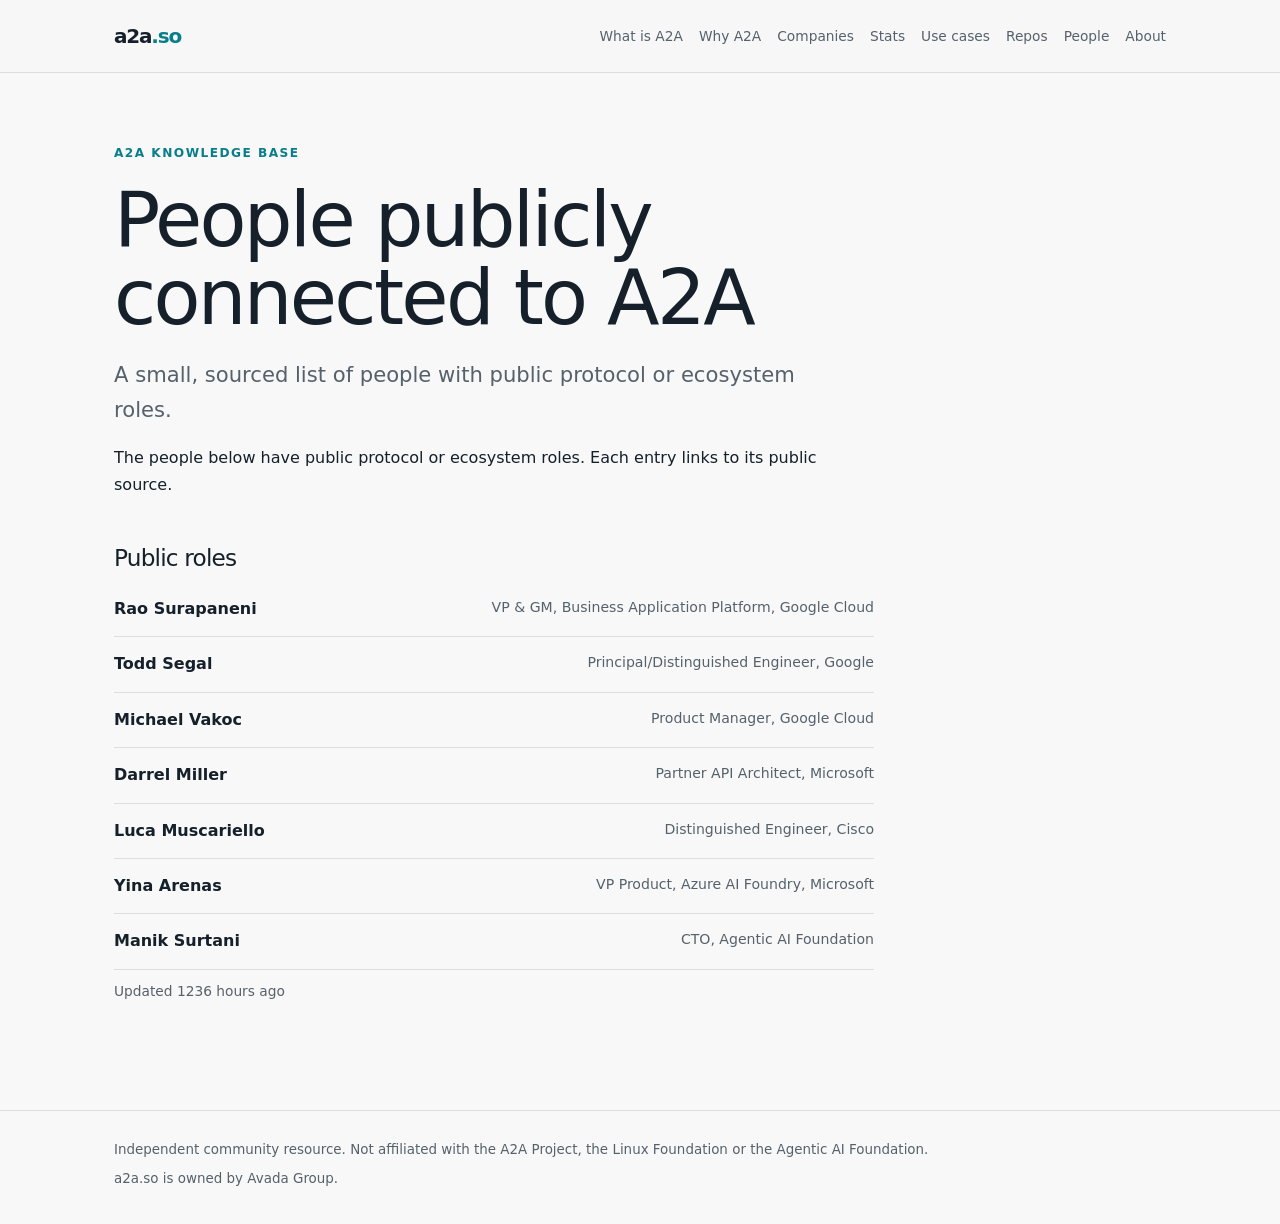
<file: people/index.html>
<!DOCTYPE html><html lang="en"><head><meta charSet="utf-8"/><meta name="viewport" content="width=device-width, initial-scale=1"/><link rel="stylesheet" href="/_next/static/chunks/07r2zi02nm.j8.css" data-precedence="next"/><link rel="preload" as="script" fetchPriority="low" href="/_next/static/chunks/15xrurgzs99gv.js"/><script src="/_next/static/chunks/0dgq26a5_oy.a.js" async=""></script><script src="/_next/static/chunks/07lhk_q6pmm3r.js" async=""></script><script src="/_next/static/chunks/0au83~zq0~0pf.js" async=""></script><script src="/_next/static/chunks/turbopack-07ur8f85nectq.js" async=""></script><script src="/_next/static/chunks/01xlw8hd842-c.js" async=""></script><script src="/_next/static/chunks/0d3shmwh5_nmn.js" async=""></script><script src="/_next/static/chunks/0x632tlfu-8fz.js" async=""></script><title>People publicly connected to A2A | a2a.so</title><meta name="description" content="A small, sourced list of people with public protocol or ecosystem roles."/><link rel="canonical" href="https://a2a.so/people/"/><link rel="alternate" type="text/markdown" href="https://a2a.so/people.md"/><script src="/_next/static/chunks/03~yq9q893hmn.js" noModule=""></script></head><body><div hidden=""><!--$--><!--/$--></div><script type="application/ld+json">{"@context":"https://schema.org","@type":"WebPage","name":"People publicly connected to A2A","description":"A small, sourced list of people with public protocol or ecosystem roles.","url":"https://a2a.so/people/"}</script><header><div class="shell nav"><a class="wordmark" href="/">a2a<span>.so</span></a><nav><a href="/what-is-a2a/">What is A2A</a><a href="/why-a2a/">Why A2A</a><a href="/companies/">Companies</a><a href="/stats/">Stats</a><a href="/use-cases/">Use cases</a><a href="/repos/">Repos</a><a href="/people/">People</a><a href="/about/">About</a></nav></div></header><main class="shell"><article><p class="eyebrow">A2A knowledge base</p><h1>People publicly connected to A2A</h1><p class="lede">A small, sourced list of people with public protocol or ecosystem roles.</p><p>The people below have public protocol or ecosystem roles. Each entry links to its public source.</p><section class="catalog"><h2>Public roles</h2><div class="catalog-row"><a href="https://developers.googleblog.com/google-cloud-donates-a2a-to-linux-foundation/">Rao Surapaneni</a><span>VP &amp; GM, Business Application Platform, Google Cloud</span></div><div class="catalog-row"><a href="https://developers.googleblog.com/google-cloud-donates-a2a-to-linux-foundation/">Todd Segal</a><span>Principal/Distinguished Engineer, Google</span></div><div class="catalog-row"><a href="https://developers.googleblog.com/google-cloud-donates-a2a-to-linux-foundation/">Michael Vakoc</a><span>Product Manager, Google Cloud</span></div><div class="catalog-row"><a href="https://raw.githubusercontent.com/a2aproject/A2A/main/MAINTAINERS.md">Darrel Miller</a><span>Partner API Architect, Microsoft</span></div><div class="catalog-row"><a href="https://linuxfoundation.org/press/a2a-protocol-surpasses-150-organizations-lands-in-major-cloud-platforms-and-sees-enterprise-production-use-in-first-year">Luca Muscariello</a><span>Distinguished Engineer, Cisco</span></div><div class="catalog-row"><a href="https://www.microsoft.com/en-us/microsoft-cloud/blog/2025/05/07/empowering-multi-agent-apps-with-the-open-agent2agent-a2a-protocol/">Yina Arenas</a><span>VP Product, Azure AI Foundry, Microsoft</span></div><div class="catalog-row"><a href="https://aaif.io/blog/a2a-joins-aaif">Manik Surtani</a><span>CTO, Agentic AI Foundation</span></div></section><p class="updated">Updated <!-- -->0<!-- --> <!-- -->hours<!-- --> ago</p></article></main><footer><div class="shell"><p>Independent community resource. Not affiliated with the <a href="https://a2a-protocol.org">A2A Project</a>, the Linux Foundation or the Agentic AI Foundation.</p><p>a2a.so is owned by Avada Group.</p></div></footer><!--$--><!--/$--><script src="/_next/static/chunks/15xrurgzs99gv.js" id="_R_" async=""></script><script>(self.__next_f=self.__next_f||[]).push([0])</script><script>self.__next_f.push([1,"1:\"$Sreact.fragment\"\n2:I[39756,[\"/_next/static/chunks/01xlw8hd842-c.js\",\"/_next/static/chunks/0d3shmwh5_nmn.js\"],\"default\"]\n3:I[37457,[\"/_next/static/chunks/01xlw8hd842-c.js\",\"/_next/static/chunks/0d3shmwh5_nmn.js\"],\"default\"]\n5:I[97367,[\"/_next/static/chunks/01xlw8hd842-c.js\",\"/_next/static/chunks/0d3shmwh5_nmn.js\"],\"OutletBoundary\"]\n6:\"$Sreact.suspense\"\n9:I[97367,[\"/_next/static/chunks/01xlw8hd842-c.js\",\"/_next/static/chunks/0d3shmwh5_nmn.js\"],\"ViewportBoundary\"]\nb:I[97367,[\"/_next/static/chunks/01xlw8hd842-c.js\",\"/_next/static/chunks/0d3shmwh5_nmn.js\"],\"MetadataBoundary\"]\nd:I[68027,[\"/_next/static/chunks/01xlw8hd842-c.js\",\"/_next/static/chunks/0d3shmwh5_nmn.js\"],\"default\",1]\n:HL[\"/_next/static/chunks/07r2zi02nm.j8.css\",\"style\"]\n"])</script><script>self.__next_f.push([1,"0:{\"P\":null,\"c\":[\"\",\"people\",\"\"],\"q\":\"\",\"i\":false,\"f\":[[[\"\",{\"children\":[[\"segments\",\"people\",\"oc\",null],{\"children\":[\"__PAGE__\",{}]}]},\"$undefined\",\"$undefined\",16],[[\"$\",\"$1\",\"c\",{\"children\":[[[\"$\",\"link\",\"0\",{\"rel\":\"stylesheet\",\"href\":\"/_next/static/chunks/07r2zi02nm.j8.css\",\"precedence\":\"next\",\"crossOrigin\":\"$undefined\",\"nonce\":\"$undefined\"}],[\"$\",\"script\",\"script-0\",{\"src\":\"/_next/static/chunks/01xlw8hd842-c.js\",\"async\":true,\"nonce\":\"$undefined\"}],[\"$\",\"script\",\"script-1\",{\"src\":\"/_next/static/chunks/0d3shmwh5_nmn.js\",\"async\":true,\"nonce\":\"$undefined\"}]],[\"$\",\"html\",null,{\"lang\":\"en\",\"children\":[\"$\",\"body\",null,{\"children\":[\"$\",\"$L2\",null,{\"parallelRouterKey\":\"children\",\"error\":\"$undefined\",\"errorStyles\":\"$undefined\",\"errorScripts\":\"$undefined\",\"template\":[\"$\",\"$L3\",null,{}],\"templateStyles\":\"$undefined\",\"templateScripts\":\"$undefined\",\"notFound\":[[\"$\",\"main\",null,{\"className\":\"shell\",\"children\":[\"$\",\"article\",null,{\"children\":[[\"$\",\"h1\",null,{\"children\":\"Page not found\"}],[\"$\",\"p\",null,{\"children\":\"The requested a2a.so page could not be found.\"}]]}]}],[]],\"forbidden\":\"$undefined\",\"unauthorized\":\"$undefined\"}]}]}]]}],{\"children\":[[\"$\",\"$1\",\"c\",{\"children\":[null,[\"$\",\"$L2\",null,{\"parallelRouterKey\":\"children\",\"error\":\"$undefined\",\"errorStyles\":\"$undefined\",\"errorScripts\":\"$undefined\",\"template\":[\"$\",\"$L3\",null,{}],\"templateStyles\":\"$undefined\",\"templateScripts\":\"$undefined\",\"notFound\":\"$undefined\",\"forbidden\":\"$undefined\",\"unauthorized\":\"$undefined\"}]]}],{\"children\":[[\"$\",\"$1\",\"c\",{\"children\":[\"$L4\",[[\"$\",\"script\",\"script-0\",{\"src\":\"/_next/static/chunks/0x632tlfu-8fz.js\",\"async\":true,\"nonce\":\"$undefined\"}]],[\"$\",\"$L5\",null,{\"children\":[\"$\",\"$6\",null,{\"name\":\"Next.MetadataOutlet\",\"children\":\"$@7\"}]}]]}],{},null,false,null]},null,false,\"$@8\"]},null,false,null],[\"$\",\"$1\",\"h\",{\"children\":[null,[\"$\",\"$L9\",null,{\"children\":\"$La\"}],[\"$\",\"div\",null,{\"hidden\":true,\"children\":[\"$\",\"$Lb\",null,{\"children\":[\"$\",\"$6\",null,{\"name\":\"Next.Metadata\",\"children\":\"$Lc\"}]}]}],null]}],false]],\"m\":\"$undefined\",\"G\":[\"$d\",[[\"$\",\"link\",\"0\",{\"rel\":\"stylesheet\",\"href\":\"/_next/static/chunks/07r2zi02nm.j8.css\",\"precedence\":\"next\",\"crossOrigin\":\"$undefined\",\"nonce\":\"$undefined\"}]]],\"S\":true,\"h\":null,\"s\":\"$undefined\",\"l\":\"$undefined\",\"p\":\"$undefined\",\"d\":\"$undefined\",\"b\":\"xcvuXEqOFxQsGNERw1LYE\"}\n"])</script><script>self.__next_f.push([1,"e:[]\n8:\"$We\"\n"])</script><script>self.__next_f.push([1,"f:I[22016,[\"/_next/static/chunks/01xlw8hd842-c.js\",\"/_next/static/chunks/0d3shmwh5_nmn.js\",\"/_next/static/chunks/0x632tlfu-8fz.js\"],\"\"]\n10:I[87823,[\"/_next/static/chunks/01xlw8hd842-c.js\",\"/_next/static/chunks/0d3shmwh5_nmn.js\",\"/_next/static/chunks/0x632tlfu-8fz.js\"],\"UpdatedAt\"]\n"])</script><script>self.__next_f.push([1,"4:[[\"$\",\"script\",null,{\"type\":\"application/ld+json\",\"dangerouslySetInnerHTML\":{\"__html\":\"{\\\"@context\\\":\\\"https://schema.org\\\",\\\"@type\\\":\\\"WebPage\\\",\\\"name\\\":\\\"People publicly connected to A2A\\\",\\\"description\\\":\\\"A small, sourced list of people with public protocol or ecosystem roles.\\\",\\\"url\\\":\\\"https://a2a.so/people/\\\"}\"}}],[\"$\",\"header\",null,{\"children\":[\"$\",\"div\",null,{\"className\":\"shell nav\",\"children\":[[\"$\",\"$Lf\",null,{\"className\":\"wordmark\",\"href\":\"/\",\"children\":[\"a2a\",[\"$\",\"span\",null,{\"children\":\".so\"}]]}],[\"$\",\"nav\",null,{\"children\":[[\"$\",\"$Lf\",\"/what-is-a2a\",{\"href\":\"/what-is-a2a\",\"children\":\"What is A2A\"}],[\"$\",\"$Lf\",\"/why-a2a\",{\"href\":\"/why-a2a\",\"children\":\"Why A2A\"}],[\"$\",\"$Lf\",\"/companies\",{\"href\":\"/companies\",\"children\":\"Companies\"}],[\"$\",\"$Lf\",\"/stats\",{\"href\":\"/stats\",\"children\":\"Stats\"}],[\"$\",\"$Lf\",\"/use-cases\",{\"href\":\"/use-cases\",\"children\":\"Use cases\"}],[\"$\",\"$Lf\",\"/repos\",{\"href\":\"/repos\",\"children\":\"Repos\"}],[\"$\",\"$Lf\",\"/people\",{\"href\":\"/people\",\"children\":\"People\"}],[\"$\",\"$Lf\",\"/about\",{\"href\":\"/about\",\"children\":\"About\"}]]}]]}]}],[\"$\",\"main\",null,{\"className\":\"shell\",\"children\":[\"$\",\"article\",null,{\"children\":[[\"$\",\"p\",null,{\"className\":\"eyebrow\",\"children\":\"A2A knowledge base\"}],[\"$\",\"h1\",null,{\"children\":\"People publicly connected to A2A\"}],[\"$\",\"p\",null,{\"className\":\"lede\",\"children\":\"A small, sourced list of people with public protocol or ecosystem roles.\"}],false,[[\"$\",\"p\",\"0\",{\"children\":[\"The people below have public protocol or ecosystem roles. Each entry links to its public source.\"]}]],false,[\"$\",\"section\",null,{\"className\":\"catalog\",\"children\":[[\"$\",\"h2\",null,{\"children\":\"Public roles\"}],[[\"$\",\"div\",\"Rao Surapaneni\",{\"className\":\"catalog-row\",\"children\":[[\"$\",\"a\",null,{\"href\":\"https://developers.googleblog.com/google-cloud-donates-a2a-to-linux-foundation/\",\"children\":\"Rao Surapaneni\"}],[\"$\",\"span\",null,{\"children\":[\"VP \u0026 GM, Business Application Platform, Google Cloud\",\"\",\"\"]}]]}],[\"$\",\"div\",\"Todd Segal\",{\"className\":\"catalog-row\",\"children\":[[\"$\",\"a\",null,{\"href\":\"https://developers.googleblog.com/google-cloud-donates-a2a-to-linux-foundation/\",\"children\":\"Todd Segal\"}],[\"$\",\"span\",null,{\"children\":[\"Principal/Distinguished Engineer, Google\",\"\",\"\"]}]]}],[\"$\",\"div\",\"Michael Vakoc\",{\"className\":\"catalog-row\",\"children\":[[\"$\",\"a\",null,{\"href\":\"https://developers.googleblog.com/google-cloud-donates-a2a-to-linux-foundation/\",\"children\":\"Michael Vakoc\"}],[\"$\",\"span\",null,{\"children\":[\"Product Manager, Google Cloud\",\"\",\"\"]}]]}],[\"$\",\"div\",\"Darrel Miller\",{\"className\":\"catalog-row\",\"children\":[[\"$\",\"a\",null,{\"href\":\"https://raw.githubusercontent.com/a2aproject/A2A/main/MAINTAINERS.md\",\"children\":\"Darrel Miller\"}],[\"$\",\"span\",null,{\"children\":[\"Partner API Architect, Microsoft\",\"\",\"\"]}]]}],[\"$\",\"div\",\"Luca Muscariello\",{\"className\":\"catalog-row\",\"children\":[[\"$\",\"a\",null,{\"href\":\"https://linuxfoundation.org/press/a2a-protocol-surpasses-150-organizations-lands-in-major-cloud-platforms-and-sees-enterprise-production-use-in-first-year\",\"children\":\"Luca Muscariello\"}],[\"$\",\"span\",null,{\"children\":[\"Distinguished Engineer, Cisco\",\"\",\"\"]}]]}],[\"$\",\"div\",\"Yina Arenas\",{\"className\":\"catalog-row\",\"children\":[[\"$\",\"a\",null,{\"href\":\"https://www.microsoft.com/en-us/microsoft-cloud/blog/2025/05/07/empowering-multi-agent-apps-with-the-open-agent2agent-a2a-protocol/\",\"children\":\"Yina Arenas\"}],[\"$\",\"span\",null,{\"children\":[\"VP Product, Azure AI Foundry, Microsoft\",\"\",\"\"]}]]}],[\"$\",\"div\",\"Manik Surtani\",{\"className\":\"catalog-row\",\"children\":[[\"$\",\"a\",null,{\"href\":\"https://aaif.io/blog/a2a-joins-aaif\",\"children\":\"Manik Surtani\"}],[\"$\",\"span\",null,{\"children\":[\"CTO, Agentic AI Foundation\",\"\",\"\"]}]]}]]]}],false,[\"$\",\"$L10\",null,{\"updatedAt\":\"2026-10-14T09:17:54.875Z\"}]]}]}],[\"$\",\"footer\",null,{\"children\":[\"$\",\"div\",null,{\"className\":\"shell\",\"children\":[[\"$\",\"p\",null,{\"children\":[\"Independent community resource. Not affiliated with the \",[\"$\",\"a\",null,{\"href\":\"https://a2a-protocol.org\",\"children\":\"A2A Project\"}],\", the Linux Foundation or the Agentic AI Foundation.\"]}],[\"$\",\"p\",null,{\"children\":\"a2a.so is owned by Avada Group.\"}]]}]}]]\n"])</script><script>self.__next_f.push([1,"a:[[\"$\",\"meta\",\"0\",{\"charSet\":\"utf-8\"}],[\"$\",\"meta\",\"1\",{\"name\":\"viewport\",\"content\":\"width=device-width, initial-scale=1\"}]]\n"])</script><script>self.__next_f.push([1,"7:null\nc:[[\"$\",\"title\",\"0\",{\"children\":\"People publicly connected to A2A | a2a.so\"}],[\"$\",\"meta\",\"1\",{\"name\":\"description\",\"content\":\"A small, sourced list of people with public protocol or ecosystem roles.\"}],[\"$\",\"link\",\"2\",{\"rel\":\"canonical\",\"href\":\"https://a2a.so/people/\"}],[\"$\",\"link\",\"3\",{\"rel\":\"alternate\",\"type\":\"text/markdown\",\"href\":\"https://a2a.so/people.md\"}]]\n"])</script></body></html>
</file>
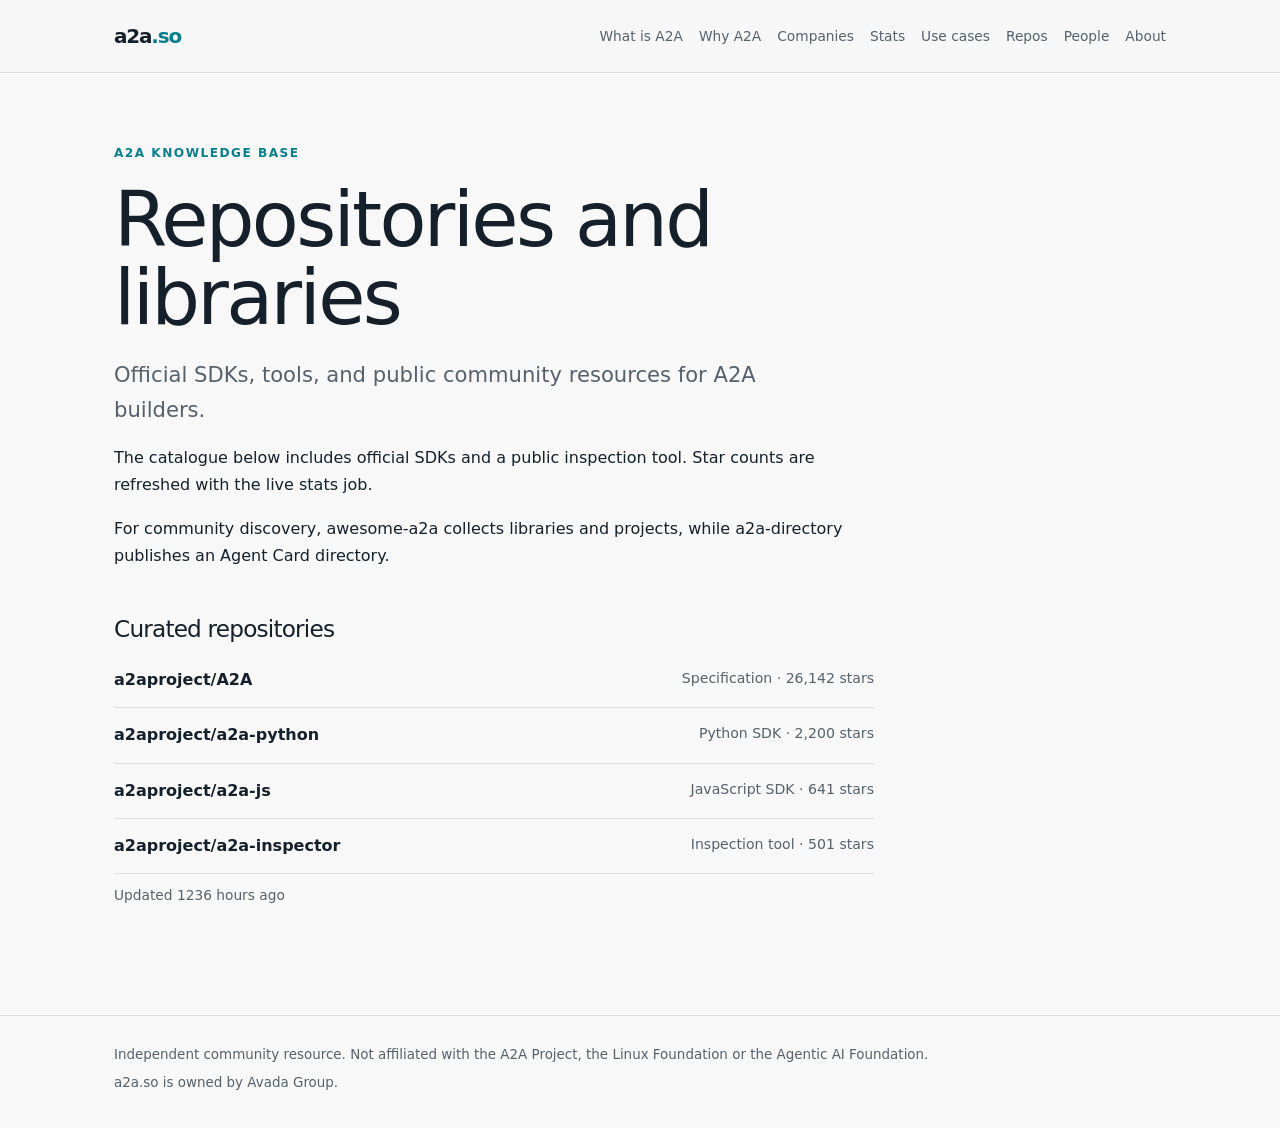
<file: repos/index.html>
<!DOCTYPE html><html lang="en"><head><meta charSet="utf-8"/><meta name="viewport" content="width=device-width, initial-scale=1"/><link rel="stylesheet" href="/_next/static/chunks/07r2zi02nm.j8.css" data-precedence="next"/><link rel="preload" as="script" fetchPriority="low" href="/_next/static/chunks/15xrurgzs99gv.js"/><script src="/_next/static/chunks/0dgq26a5_oy.a.js" async=""></script><script src="/_next/static/chunks/07lhk_q6pmm3r.js" async=""></script><script src="/_next/static/chunks/0au83~zq0~0pf.js" async=""></script><script src="/_next/static/chunks/turbopack-07ur8f85nectq.js" async=""></script><script src="/_next/static/chunks/01xlw8hd842-c.js" async=""></script><script src="/_next/static/chunks/0d3shmwh5_nmn.js" async=""></script><script src="/_next/static/chunks/0x632tlfu-8fz.js" async=""></script><title>Repositories and libraries | a2a.so</title><meta name="description" content="Official SDKs, tools, and public community resources for A2A builders."/><link rel="canonical" href="https://a2a.so/repos/"/><link rel="alternate" type="text/markdown" href="https://a2a.so/repos.md"/><script src="/_next/static/chunks/03~yq9q893hmn.js" noModule=""></script></head><body><div hidden=""><!--$--><!--/$--></div><script type="application/ld+json">{"@context":"https://schema.org","@type":"WebPage","name":"Repositories and libraries","description":"Official SDKs, tools, and public community resources for A2A builders.","url":"https://a2a.so/repos/"}</script><header><div class="shell nav"><a class="wordmark" href="/">a2a<span>.so</span></a><nav><a href="/what-is-a2a/">What is A2A</a><a href="/why-a2a/">Why A2A</a><a href="/companies/">Companies</a><a href="/stats/">Stats</a><a href="/use-cases/">Use cases</a><a href="/repos/">Repos</a><a href="/people/">People</a><a href="/about/">About</a></nav></div></header><main class="shell"><article><p class="eyebrow">A2A knowledge base</p><h1>Repositories and libraries</h1><p class="lede">Official SDKs, tools, and public community resources for A2A builders.</p><p>The catalogue below includes official SDKs and a public inspection tool. Star counts are refreshed with the live stats job.</p><p>For community discovery, <a href="https://github.com/ai-boost/awesome-a2a" target="_blank" rel="noreferrer">awesome-a2a</a> collects libraries and projects, while <a href="https://github.com/sing1ee/a2a-directory" target="_blank" rel="noreferrer">a2a-directory</a> publishes an Agent Card directory.</p><section class="catalog"><h2>Curated repositories</h2><div class="catalog-row"><a href="https://github.com/a2aproject/A2A">a2aproject/A2A</a><span>Specification<!-- --> · 26,142 stars</span></div><div class="catalog-row"><a href="https://github.com/a2aproject/a2a-python">a2aproject/a2a-python</a><span>Python SDK<!-- --> · 2,200 stars</span></div><div class="catalog-row"><a href="https://github.com/a2aproject/a2a-js">a2aproject/a2a-js</a><span>JavaScript SDK<!-- --> · 641 stars</span></div><div class="catalog-row"><a href="https://github.com/a2aproject/a2a-inspector">a2aproject/a2a-inspector</a><span>Inspection tool<!-- --> · 501 stars</span></div></section><p class="updated">Updated <!-- -->0<!-- --> <!-- -->hours<!-- --> ago</p></article></main><footer><div class="shell"><p>Independent community resource. Not affiliated with the <a href="https://a2a-protocol.org">A2A Project</a>, the Linux Foundation or the Agentic AI Foundation.</p><p>a2a.so is owned by Avada Group.</p></div></footer><!--$--><!--/$--><script src="/_next/static/chunks/15xrurgzs99gv.js" id="_R_" async=""></script><script>(self.__next_f=self.__next_f||[]).push([0])</script><script>self.__next_f.push([1,"1:\"$Sreact.fragment\"\n2:I[39756,[\"/_next/static/chunks/01xlw8hd842-c.js\",\"/_next/static/chunks/0d3shmwh5_nmn.js\"],\"default\"]\n3:I[37457,[\"/_next/static/chunks/01xlw8hd842-c.js\",\"/_next/static/chunks/0d3shmwh5_nmn.js\"],\"default\"]\n5:I[97367,[\"/_next/static/chunks/01xlw8hd842-c.js\",\"/_next/static/chunks/0d3shmwh5_nmn.js\"],\"OutletBoundary\"]\n6:\"$Sreact.suspense\"\n9:I[97367,[\"/_next/static/chunks/01xlw8hd842-c.js\",\"/_next/static/chunks/0d3shmwh5_nmn.js\"],\"ViewportBoundary\"]\nb:I[97367,[\"/_next/static/chunks/01xlw8hd842-c.js\",\"/_next/static/chunks/0d3shmwh5_nmn.js\"],\"MetadataBoundary\"]\nd:I[68027,[\"/_next/static/chunks/01xlw8hd842-c.js\",\"/_next/static/chunks/0d3shmwh5_nmn.js\"],\"default\",1]\n:HL[\"/_next/static/chunks/07r2zi02nm.j8.css\",\"style\"]\n"])</script><script>self.__next_f.push([1,"0:{\"P\":null,\"c\":[\"\",\"repos\",\"\"],\"q\":\"\",\"i\":false,\"f\":[[[\"\",{\"children\":[[\"segments\",\"repos\",\"oc\",null],{\"children\":[\"__PAGE__\",{}]}]},\"$undefined\",\"$undefined\",16],[[\"$\",\"$1\",\"c\",{\"children\":[[[\"$\",\"link\",\"0\",{\"rel\":\"stylesheet\",\"href\":\"/_next/static/chunks/07r2zi02nm.j8.css\",\"precedence\":\"next\",\"crossOrigin\":\"$undefined\",\"nonce\":\"$undefined\"}],[\"$\",\"script\",\"script-0\",{\"src\":\"/_next/static/chunks/01xlw8hd842-c.js\",\"async\":true,\"nonce\":\"$undefined\"}],[\"$\",\"script\",\"script-1\",{\"src\":\"/_next/static/chunks/0d3shmwh5_nmn.js\",\"async\":true,\"nonce\":\"$undefined\"}]],[\"$\",\"html\",null,{\"lang\":\"en\",\"children\":[\"$\",\"body\",null,{\"children\":[\"$\",\"$L2\",null,{\"parallelRouterKey\":\"children\",\"error\":\"$undefined\",\"errorStyles\":\"$undefined\",\"errorScripts\":\"$undefined\",\"template\":[\"$\",\"$L3\",null,{}],\"templateStyles\":\"$undefined\",\"templateScripts\":\"$undefined\",\"notFound\":[[\"$\",\"main\",null,{\"className\":\"shell\",\"children\":[\"$\",\"article\",null,{\"children\":[[\"$\",\"h1\",null,{\"children\":\"Page not found\"}],[\"$\",\"p\",null,{\"children\":\"The requested a2a.so page could not be found.\"}]]}]}],[]],\"forbidden\":\"$undefined\",\"unauthorized\":\"$undefined\"}]}]}]]}],{\"children\":[[\"$\",\"$1\",\"c\",{\"children\":[null,[\"$\",\"$L2\",null,{\"parallelRouterKey\":\"children\",\"error\":\"$undefined\",\"errorStyles\":\"$undefined\",\"errorScripts\":\"$undefined\",\"template\":[\"$\",\"$L3\",null,{}],\"templateStyles\":\"$undefined\",\"templateScripts\":\"$undefined\",\"notFound\":\"$undefined\",\"forbidden\":\"$undefined\",\"unauthorized\":\"$undefined\"}]]}],{\"children\":[[\"$\",\"$1\",\"c\",{\"children\":[\"$L4\",[[\"$\",\"script\",\"script-0\",{\"src\":\"/_next/static/chunks/0x632tlfu-8fz.js\",\"async\":true,\"nonce\":\"$undefined\"}]],[\"$\",\"$L5\",null,{\"children\":[\"$\",\"$6\",null,{\"name\":\"Next.MetadataOutlet\",\"children\":\"$@7\"}]}]]}],{},null,false,null]},null,false,\"$@8\"]},null,false,null],[\"$\",\"$1\",\"h\",{\"children\":[null,[\"$\",\"$L9\",null,{\"children\":\"$La\"}],[\"$\",\"div\",null,{\"hidden\":true,\"children\":[\"$\",\"$Lb\",null,{\"children\":[\"$\",\"$6\",null,{\"name\":\"Next.Metadata\",\"children\":\"$Lc\"}]}]}],null]}],false]],\"m\":\"$undefined\",\"G\":[\"$d\",[[\"$\",\"link\",\"0\",{\"rel\":\"stylesheet\",\"href\":\"/_next/static/chunks/07r2zi02nm.j8.css\",\"precedence\":\"next\",\"crossOrigin\":\"$undefined\",\"nonce\":\"$undefined\"}]]],\"S\":true,\"h\":null,\"s\":\"$undefined\",\"l\":\"$undefined\",\"p\":\"$undefined\",\"d\":\"$undefined\",\"b\":\"xcvuXEqOFxQsGNERw1LYE\"}\n"])</script><script>self.__next_f.push([1,"e:[]\n8:\"$We\"\n"])</script><script>self.__next_f.push([1,"f:I[22016,[\"/_next/static/chunks/01xlw8hd842-c.js\",\"/_next/static/chunks/0d3shmwh5_nmn.js\",\"/_next/static/chunks/0x632tlfu-8fz.js\"],\"\"]\n10:I[87823,[\"/_next/static/chunks/01xlw8hd842-c.js\",\"/_next/static/chunks/0d3shmwh5_nmn.js\",\"/_next/static/chunks/0x632tlfu-8fz.js\"],\"UpdatedAt\"]\n"])</script><script>self.__next_f.push([1,"4:[[\"$\",\"script\",null,{\"type\":\"application/ld+json\",\"dangerouslySetInnerHTML\":{\"__html\":\"{\\\"@context\\\":\\\"https://schema.org\\\",\\\"@type\\\":\\\"WebPage\\\",\\\"name\\\":\\\"Repositories and libraries\\\",\\\"description\\\":\\\"Official SDKs, tools, and public community resources for A2A builders.\\\",\\\"url\\\":\\\"https://a2a.so/repos/\\\"}\"}}],[\"$\",\"header\",null,{\"children\":[\"$\",\"div\",null,{\"className\":\"shell nav\",\"children\":[[\"$\",\"$Lf\",null,{\"className\":\"wordmark\",\"href\":\"/\",\"children\":[\"a2a\",[\"$\",\"span\",null,{\"children\":\".so\"}]]}],[\"$\",\"nav\",null,{\"children\":[[\"$\",\"$Lf\",\"/what-is-a2a\",{\"href\":\"/what-is-a2a\",\"children\":\"What is A2A\"}],[\"$\",\"$Lf\",\"/why-a2a\",{\"href\":\"/why-a2a\",\"children\":\"Why A2A\"}],[\"$\",\"$Lf\",\"/companies\",{\"href\":\"/companies\",\"children\":\"Companies\"}],[\"$\",\"$Lf\",\"/stats\",{\"href\":\"/stats\",\"children\":\"Stats\"}],[\"$\",\"$Lf\",\"/use-cases\",{\"href\":\"/use-cases\",\"children\":\"Use cases\"}],[\"$\",\"$Lf\",\"/repos\",{\"href\":\"/repos\",\"children\":\"Repos\"}],[\"$\",\"$Lf\",\"/people\",{\"href\":\"/people\",\"children\":\"People\"}],[\"$\",\"$Lf\",\"/about\",{\"href\":\"/about\",\"children\":\"About\"}]]}]]}]}],[\"$\",\"main\",null,{\"className\":\"shell\",\"children\":[\"$\",\"article\",null,{\"children\":[[\"$\",\"p\",null,{\"className\":\"eyebrow\",\"children\":\"A2A knowledge base\"}],[\"$\",\"h1\",null,{\"children\":\"Repositories and libraries\"}],[\"$\",\"p\",null,{\"className\":\"lede\",\"children\":\"Official SDKs, tools, and public community resources for A2A builders.\"}],false,[[\"$\",\"p\",\"0\",{\"children\":[\"The catalogue below includes official SDKs and a public inspection tool. Star counts are refreshed with the live stats job.\"]}],[\"$\",\"p\",\"1\",{\"children\":[\"For community discovery, \",[\"$\",\"a\",\"https://github.com/ai-boost/awesome-a2a-25\",{\"href\":\"https://github.com/ai-boost/awesome-a2a\",\"target\":\"_blank\",\"rel\":\"noreferrer\",\"children\":\"awesome-a2a\"}],\" collects libraries and projects, while \",[\"$\",\"a\",\"https://github.com/sing1ee/a2a-directory-119\",{\"href\":\"https://github.com/sing1ee/a2a-directory\",\"target\":\"_blank\",\"rel\":\"noreferrer\",\"children\":\"a2a-directory\"}],\" publishes an Agent Card directory.\"]}]],false,false,[\"$\",\"section\",null,{\"className\":\"catalog\",\"children\":[[\"$\",\"h2\",null,{\"children\":\"Curated repositories\"}],[[\"$\",\"div\",\"a2aproject/A2A\",{\"className\":\"catalog-row\",\"children\":[[\"$\",\"a\",null,{\"href\":\"https://github.com/a2aproject/A2A\",\"children\":\"a2aproject/A2A\"}],[\"$\",\"span\",null,{\"children\":[\"Specification\",\"\",\" · 26,142 stars\"]}]]}],[\"$\",\"div\",\"a2aproject/a2a-python\",{\"className\":\"catalog-row\",\"children\":[[\"$\",\"a\",null,{\"href\":\"https://github.com/a2aproject/a2a-python\",\"children\":\"a2aproject/a2a-python\"}],[\"$\",\"span\",null,{\"children\":[\"Python SDK\",\"\",\" · 2,200 stars\"]}]]}],[\"$\",\"div\",\"a2aproject/a2a-js\",{\"className\":\"catalog-row\",\"children\":[[\"$\",\"a\",null,{\"href\":\"https://github.com/a2aproject/a2a-js\",\"children\":\"a2aproject/a2a-js\"}],[\"$\",\"span\",null,{\"children\":[\"JavaScript SDK\",\"\",\" · 641 stars\"]}]]}],[\"$\",\"div\",\"a2aproject/a2a-inspector\",{\"className\":\"catalog-row\",\"children\":[[\"$\",\"a\",null,{\"href\":\"https://github.com/a2aproject/a2a-inspector\",\"children\":\"a2aproject/a2a-inspector\"}],[\"$\",\"span\",null,{\"children\":[\"Inspection tool\",\"\",\" · 501 stars\"]}]]}]]]}],[\"$\",\"$L10\",null,{\"updatedAt\":\"2026-10-14T09:17:54.875Z\"}]]}]}],[\"$\",\"footer\",null,{\"children\":[\"$\",\"div\",null,{\"className\":\"shell\",\"children\":[[\"$\",\"p\",null,{\"children\":[\"Independent community resource. Not affiliated with the \",[\"$\",\"a\",null,{\"href\":\"https://a2a-protocol.org\",\"children\":\"A2A Project\"}],\", the Linux Foundation or the Agentic AI Foundation.\"]}],[\"$\",\"p\",null,{\"children\":\"a2a.so is owned by Avada Group.\"}]]}]}]]\n"])</script><script>self.__next_f.push([1,"a:[[\"$\",\"meta\",\"0\",{\"charSet\":\"utf-8\"}],[\"$\",\"meta\",\"1\",{\"name\":\"viewport\",\"content\":\"width=device-width, initial-scale=1\"}]]\n"])</script><script>self.__next_f.push([1,"7:null\nc:[[\"$\",\"title\",\"0\",{\"children\":\"Repositories and libraries | a2a.so\"}],[\"$\",\"meta\",\"1\",{\"name\":\"description\",\"content\":\"Official SDKs, tools, and public community resources for A2A builders.\"}],[\"$\",\"link\",\"2\",{\"rel\":\"canonical\",\"href\":\"https://a2a.so/repos/\"}],[\"$\",\"link\",\"3\",{\"rel\":\"alternate\",\"type\":\"text/markdown\",\"href\":\"https://a2a.so/repos.md\"}]]\n"])</script></body></html>
</file>
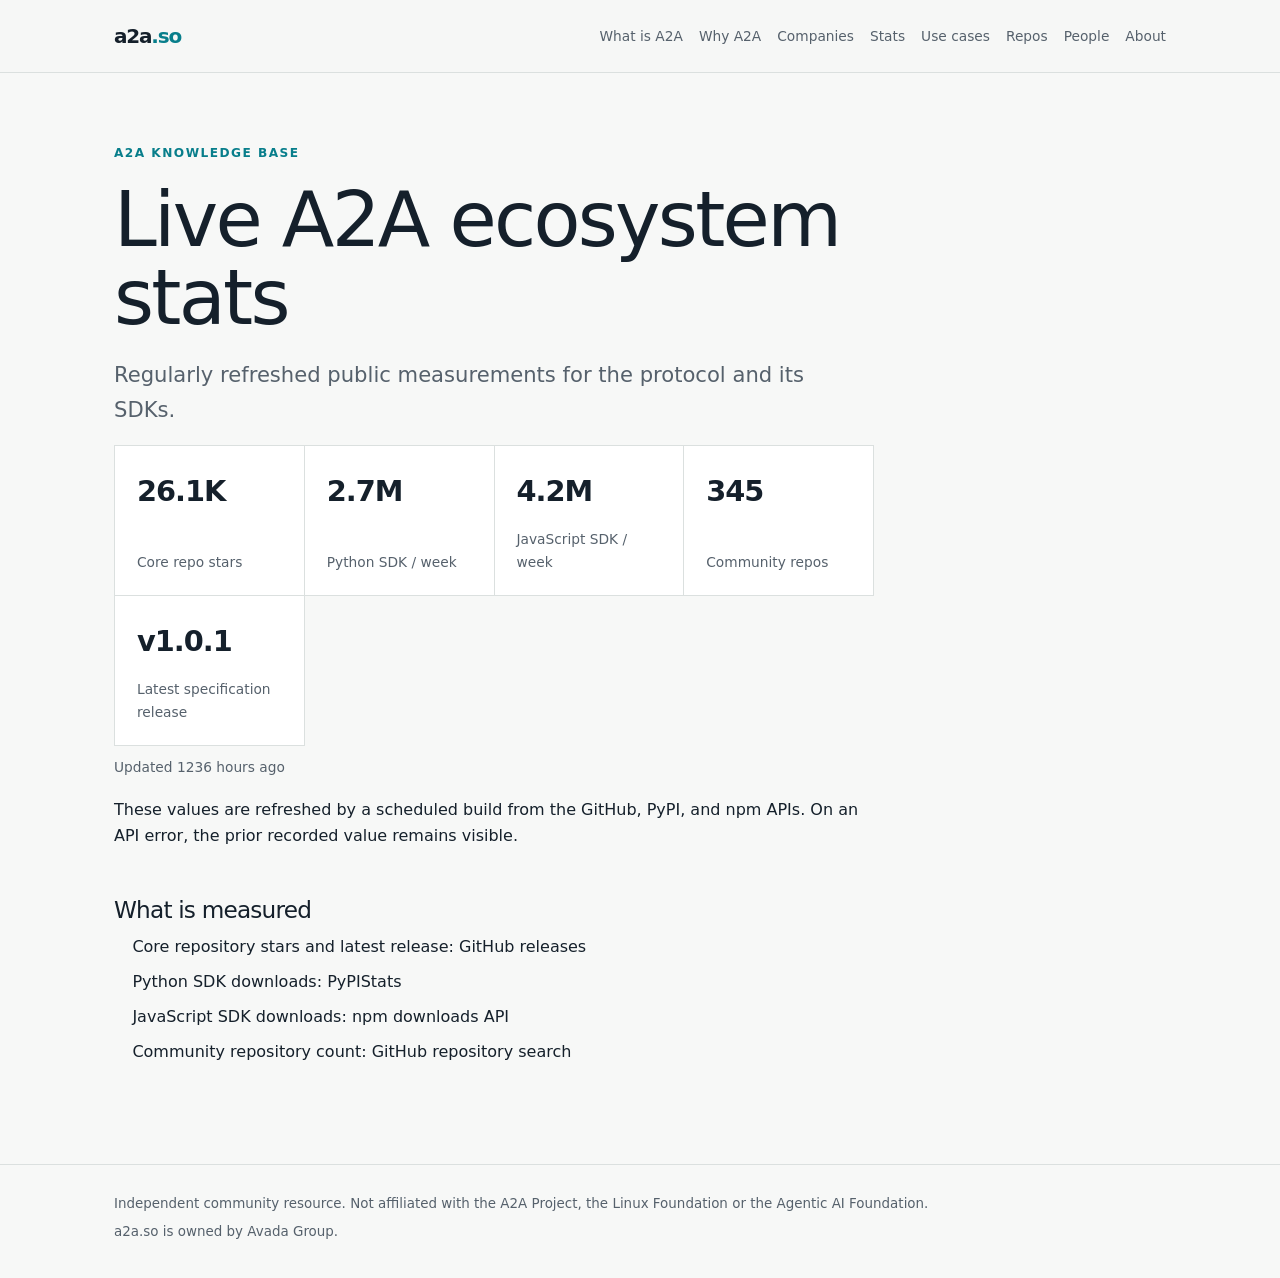
<file: stats/index.html>
<!DOCTYPE html><html lang="en"><head><meta charSet="utf-8"/><meta name="viewport" content="width=device-width, initial-scale=1"/><link rel="stylesheet" href="/_next/static/chunks/07r2zi02nm.j8.css" data-precedence="next"/><link rel="preload" as="script" fetchPriority="low" href="/_next/static/chunks/15xrurgzs99gv.js"/><script src="/_next/static/chunks/0dgq26a5_oy.a.js" async=""></script><script src="/_next/static/chunks/07lhk_q6pmm3r.js" async=""></script><script src="/_next/static/chunks/0au83~zq0~0pf.js" async=""></script><script src="/_next/static/chunks/turbopack-07ur8f85nectq.js" async=""></script><script src="/_next/static/chunks/01xlw8hd842-c.js" async=""></script><script src="/_next/static/chunks/0d3shmwh5_nmn.js" async=""></script><script src="/_next/static/chunks/0x632tlfu-8fz.js" async=""></script><title>Live A2A ecosystem stats | a2a.so</title><meta name="description" content="Regularly refreshed public measurements for the protocol and its SDKs."/><link rel="canonical" href="https://a2a.so/stats/"/><link rel="alternate" type="text/markdown" href="https://a2a.so/stats.md"/><script src="/_next/static/chunks/03~yq9q893hmn.js" noModule=""></script></head><body><div hidden=""><!--$--><!--/$--></div><script type="application/ld+json">{"@context":"https://schema.org","@type":"WebPage","name":"Live A2A ecosystem stats","description":"Regularly refreshed public measurements for the protocol and its SDKs.","url":"https://a2a.so/stats/"}</script><header><div class="shell nav"><a class="wordmark" href="/">a2a<span>.so</span></a><nav><a href="/what-is-a2a/">What is A2A</a><a href="/why-a2a/">Why A2A</a><a href="/companies/">Companies</a><a href="/stats/">Stats</a><a href="/use-cases/">Use cases</a><a href="/repos/">Repos</a><a href="/people/">People</a><a href="/about/">About</a></nav></div></header><main class="shell"><article><p class="eyebrow">A2A knowledge base</p><h1>Live A2A ecosystem stats</h1><p class="lede">Regularly refreshed public measurements for the protocol and its SDKs.</p><div class="stats-grid"><div class="stat"><strong><a href="https://api.github.com/repos/a2aproject/A2A">26.1K</a></strong><span>Core repo stars</span></div><div class="stat"><strong><a href="https://pypistats.org/api/packages/a2a-sdk/recent">2.7M</a></strong><span>Python SDK / week</span></div><div class="stat"><strong><a href="https://api.npmjs.org/downloads/point/last-week/@a2a-js/sdk">4.2M</a></strong><span>JavaScript SDK / week</span></div><div class="stat"><strong><a href="https://api.github.com/search/repositories?q=a2a+agent2agent+in:name,description,topics">345</a></strong><span>Community repos</span></div><div class="stat"><strong><a href="https://api.github.com/repos/a2aproject/A2A/releases">v1.0.1</a></strong><span>Latest specification release</span></div></div><p class="updated">Updated <!-- -->0<!-- --> <!-- -->hours<!-- --> ago</p><p>These values are refreshed by a scheduled build from the GitHub, PyPI, and npm APIs. On an API error, the prior recorded value remains visible.</p><section><h2>What is measured</h2></section><ul><li>Core repository stars and latest release: <a href="https://api.github.com/repos/a2aproject/A2A/releases" target="_blank" rel="noreferrer">GitHub releases</a></li><li>Python SDK downloads: <a href="https://pypistats.org/api/packages/a2a-sdk/recent" target="_blank" rel="noreferrer">PyPIStats</a></li><li>JavaScript SDK downloads: <a href="https://api.npmjs.org/downloads/point/last-week/@a2a-js/sdk" target="_blank" rel="noreferrer">npm downloads API</a></li><li>Community repository count: <a href="https://api.github.com/search/repositories?q=a2a+agent2agent+in:name,description,topics" target="_blank" rel="noreferrer">GitHub repository search</a></li></ul></article></main><footer><div class="shell"><p>Independent community resource. Not affiliated with the <a href="https://a2a-protocol.org">A2A Project</a>, the Linux Foundation or the Agentic AI Foundation.</p><p>a2a.so is owned by Avada Group.</p></div></footer><!--$--><!--/$--><script src="/_next/static/chunks/15xrurgzs99gv.js" id="_R_" async=""></script><script>(self.__next_f=self.__next_f||[]).push([0])</script><script>self.__next_f.push([1,"1:\"$Sreact.fragment\"\n2:I[39756,[\"/_next/static/chunks/01xlw8hd842-c.js\",\"/_next/static/chunks/0d3shmwh5_nmn.js\"],\"default\"]\n3:I[37457,[\"/_next/static/chunks/01xlw8hd842-c.js\",\"/_next/static/chunks/0d3shmwh5_nmn.js\"],\"default\"]\n5:I[97367,[\"/_next/static/chunks/01xlw8hd842-c.js\",\"/_next/static/chunks/0d3shmwh5_nmn.js\"],\"OutletBoundary\"]\n6:\"$Sreact.suspense\"\n9:I[97367,[\"/_next/static/chunks/01xlw8hd842-c.js\",\"/_next/static/chunks/0d3shmwh5_nmn.js\"],\"ViewportBoundary\"]\nb:I[97367,[\"/_next/static/chunks/01xlw8hd842-c.js\",\"/_next/static/chunks/0d3shmwh5_nmn.js\"],\"MetadataBoundary\"]\nd:I[68027,[\"/_next/static/chunks/01xlw8hd842-c.js\",\"/_next/static/chunks/0d3shmwh5_nmn.js\"],\"default\",1]\n:HL[\"/_next/static/chunks/07r2zi02nm.j8.css\",\"style\"]\n"])</script><script>self.__next_f.push([1,"0:{\"P\":null,\"c\":[\"\",\"stats\",\"\"],\"q\":\"\",\"i\":false,\"f\":[[[\"\",{\"children\":[[\"segments\",\"stats\",\"oc\",null],{\"children\":[\"__PAGE__\",{}]}]},\"$undefined\",\"$undefined\",16],[[\"$\",\"$1\",\"c\",{\"children\":[[[\"$\",\"link\",\"0\",{\"rel\":\"stylesheet\",\"href\":\"/_next/static/chunks/07r2zi02nm.j8.css\",\"precedence\":\"next\",\"crossOrigin\":\"$undefined\",\"nonce\":\"$undefined\"}],[\"$\",\"script\",\"script-0\",{\"src\":\"/_next/static/chunks/01xlw8hd842-c.js\",\"async\":true,\"nonce\":\"$undefined\"}],[\"$\",\"script\",\"script-1\",{\"src\":\"/_next/static/chunks/0d3shmwh5_nmn.js\",\"async\":true,\"nonce\":\"$undefined\"}]],[\"$\",\"html\",null,{\"lang\":\"en\",\"children\":[\"$\",\"body\",null,{\"children\":[\"$\",\"$L2\",null,{\"parallelRouterKey\":\"children\",\"error\":\"$undefined\",\"errorStyles\":\"$undefined\",\"errorScripts\":\"$undefined\",\"template\":[\"$\",\"$L3\",null,{}],\"templateStyles\":\"$undefined\",\"templateScripts\":\"$undefined\",\"notFound\":[[\"$\",\"main\",null,{\"className\":\"shell\",\"children\":[\"$\",\"article\",null,{\"children\":[[\"$\",\"h1\",null,{\"children\":\"Page not found\"}],[\"$\",\"p\",null,{\"children\":\"The requested a2a.so page could not be found.\"}]]}]}],[]],\"forbidden\":\"$undefined\",\"unauthorized\":\"$undefined\"}]}]}]]}],{\"children\":[[\"$\",\"$1\",\"c\",{\"children\":[null,[\"$\",\"$L2\",null,{\"parallelRouterKey\":\"children\",\"error\":\"$undefined\",\"errorStyles\":\"$undefined\",\"errorScripts\":\"$undefined\",\"template\":[\"$\",\"$L3\",null,{}],\"templateStyles\":\"$undefined\",\"templateScripts\":\"$undefined\",\"notFound\":\"$undefined\",\"forbidden\":\"$undefined\",\"unauthorized\":\"$undefined\"}]]}],{\"children\":[[\"$\",\"$1\",\"c\",{\"children\":[\"$L4\",[[\"$\",\"script\",\"script-0\",{\"src\":\"/_next/static/chunks/0x632tlfu-8fz.js\",\"async\":true,\"nonce\":\"$undefined\"}]],[\"$\",\"$L5\",null,{\"children\":[\"$\",\"$6\",null,{\"name\":\"Next.MetadataOutlet\",\"children\":\"$@7\"}]}]]}],{},null,false,null]},null,false,\"$@8\"]},null,false,null],[\"$\",\"$1\",\"h\",{\"children\":[null,[\"$\",\"$L9\",null,{\"children\":\"$La\"}],[\"$\",\"div\",null,{\"hidden\":true,\"children\":[\"$\",\"$Lb\",null,{\"children\":[\"$\",\"$6\",null,{\"name\":\"Next.Metadata\",\"children\":\"$Lc\"}]}]}],null]}],false]],\"m\":\"$undefined\",\"G\":[\"$d\",[[\"$\",\"link\",\"0\",{\"rel\":\"stylesheet\",\"href\":\"/_next/static/chunks/07r2zi02nm.j8.css\",\"precedence\":\"next\",\"crossOrigin\":\"$undefined\",\"nonce\":\"$undefined\"}]]],\"S\":true,\"h\":null,\"s\":\"$undefined\",\"l\":\"$undefined\",\"p\":\"$undefined\",\"d\":\"$undefined\",\"b\":\"xcvuXEqOFxQsGNERw1LYE\"}\n"])</script><script>self.__next_f.push([1,"e:[]\n8:\"$We\"\n"])</script><script>self.__next_f.push([1,"f:I[22016,[\"/_next/static/chunks/01xlw8hd842-c.js\",\"/_next/static/chunks/0d3shmwh5_nmn.js\",\"/_next/static/chunks/0x632tlfu-8fz.js\"],\"\"]\n10:I[87823,[\"/_next/static/chunks/01xlw8hd842-c.js\",\"/_next/static/chunks/0d3shmwh5_nmn.js\",\"/_next/static/chunks/0x632tlfu-8fz.js\"],\"StatsGrid\"]\n"])</script><script>self.__next_f.push([1,"4:[[\"$\",\"script\",null,{\"type\":\"application/ld+json\",\"dangerouslySetInnerHTML\":{\"__html\":\"{\\\"@context\\\":\\\"https://schema.org\\\",\\\"@type\\\":\\\"WebPage\\\",\\\"name\\\":\\\"Live A2A ecosystem stats\\\",\\\"description\\\":\\\"Regularly refreshed public measurements for the protocol and its SDKs.\\\",\\\"url\\\":\\\"https://a2a.so/stats/\\\"}\"}}],[\"$\",\"header\",null,{\"children\":[\"$\",\"div\",null,{\"className\":\"shell nav\",\"children\":[[\"$\",\"$Lf\",null,{\"className\":\"wordmark\",\"href\":\"/\",\"children\":[\"a2a\",[\"$\",\"span\",null,{\"children\":\".so\"}]]}],[\"$\",\"nav\",null,{\"children\":[[\"$\",\"$Lf\",\"/what-is-a2a\",{\"href\":\"/what-is-a2a\",\"children\":\"What is A2A\"}],[\"$\",\"$Lf\",\"/why-a2a\",{\"href\":\"/why-a2a\",\"children\":\"Why A2A\"}],[\"$\",\"$Lf\",\"/companies\",{\"href\":\"/companies\",\"children\":\"Companies\"}],[\"$\",\"$Lf\",\"/stats\",{\"href\":\"/stats\",\"children\":\"Stats\"}],[\"$\",\"$Lf\",\"/use-cases\",{\"href\":\"/use-cases\",\"children\":\"Use cases\"}],[\"$\",\"$Lf\",\"/repos\",{\"href\":\"/repos\",\"children\":\"Repos\"}],[\"$\",\"$Lf\",\"/people\",{\"href\":\"/people\",\"children\":\"People\"}],[\"$\",\"$Lf\",\"/about\",{\"href\":\"/about\",\"children\":\"About\"}]]}]]}]}],[\"$\",\"main\",null,{\"className\":\"shell\",\"children\":[\"$\",\"article\",null,{\"children\":[[\"$\",\"p\",null,{\"className\":\"eyebrow\",\"children\":\"A2A knowledge base\"}],[\"$\",\"h1\",null,{\"children\":\"Live A2A ecosystem stats\"}],[\"$\",\"p\",null,{\"className\":\"lede\",\"children\":\"Regularly refreshed public measurements for the protocol and its SDKs.\"}],[\"$\",\"$L10\",null,{\"stats\":{\"updatedAt\":\"2026-10-14T09:17:54.875Z\",\"officialRepoStars\":26142,\"pythonDownloadsWeek\":2709071,\"npmDownloadsWeek\":4179585,\"communityRepositories\":345,\"latestRelease\":\"v1.0.1\",\"repos\":{\"a2aproject/A2A\":{\"stars\":26142,\"pushedAt\":\"2026-10-13T16:48:44Z\"},\"a2aproject/a2a-python\":{\"stars\":2200,\"pushedAt\":\"2026-10-12T21:21:33Z\"},\"a2aproject/a2a-js\":{\"stars\":641,\"pushedAt\":\"2026-10-09T10:43:11Z\"},\"a2aproject/a2a-inspector\":{\"stars\":501,\"pushedAt\":\"2026-10-01T19:06:38Z\"}}}}],[[\"$\",\"p\",\"0\",{\"children\":[\"These values are refreshed by a scheduled build from the GitHub, PyPI, and npm APIs. On an API error, the prior recorded value remains visible.\"]}],[\"$\",\"section\",\"1\",{\"children\":[[\"$\",\"h2\",null,{\"children\":[\"What is measured\"]}],[]]}],[\"$\",\"ul\",\"2\",{\"children\":[[\"$\",\"li\",\"0\",{\"children\":[\"Core repository stars and latest release: \",[\"$\",\"a\",\"https://api.github.com/repos/a2aproject/A2A/releases-42\",{\"href\":\"https://api.github.com/repos/a2aproject/A2A/releases\",\"target\":\"_blank\",\"rel\":\"noreferrer\",\"children\":\"GitHub releases\"}]]}],[\"$\",\"li\",\"1\",{\"children\":[\"Python SDK downloads: \",[\"$\",\"a\",\"https://pypistats.org/api/packages/a2a-sdk/recent-22\",{\"href\":\"https://pypistats.org/api/packages/a2a-sdk/recent\",\"target\":\"_blank\",\"rel\":\"noreferrer\",\"children\":\"PyPIStats\"}]]}],[\"$\",\"li\",\"2\",{\"children\":[\"JavaScript SDK downloads: \",[\"$\",\"a\",\"https://api.npmjs.org/downloads/point/last-week/@a2a-js/sdk-26\",{\"href\":\"https://api.npmjs.org/downloads/point/last-week/@a2a-js/sdk\",\"target\":\"_blank\",\"rel\":\"noreferrer\",\"children\":\"npm downloads API\"}]]}],[\"$\",\"li\",\"3\",{\"children\":[\"Community repository count: \",[\"$\",\"a\",\"https://api.github.com/search/repositories?q=a2a+agent2agent+in:name,description,topics-28\",{\"href\":\"https://api.github.com/search/repositories?q=a2a+agent2agent+in:name,description,topics\",\"target\":\"_blank\",\"rel\":\"noreferrer\",\"children\":\"GitHub repository search\"}]]}]]}]],false,false,false,false]}]}],[\"$\",\"footer\",null,{\"children\":[\"$\",\"div\",null,{\"className\":\"shell\",\"children\":[[\"$\",\"p\",null,{\"children\":[\"Independent community resource. Not affiliated with the \",[\"$\",\"a\",null,{\"href\":\"https://a2a-protocol.org\",\"children\":\"A2A Project\"}],\", the Linux Foundation or the Agentic AI Foundation.\"]}],[\"$\",\"p\",null,{\"children\":\"a2a.so is owned by Avada Group.\"}]]}]}]]\n"])</script><script>self.__next_f.push([1,"a:[[\"$\",\"meta\",\"0\",{\"charSet\":\"utf-8\"}],[\"$\",\"meta\",\"1\",{\"name\":\"viewport\",\"content\":\"width=device-width, initial-scale=1\"}]]\n"])</script><script>self.__next_f.push([1,"7:null\nc:[[\"$\",\"title\",\"0\",{\"children\":\"Live A2A ecosystem stats | a2a.so\"}],[\"$\",\"meta\",\"1\",{\"name\":\"description\",\"content\":\"Regularly refreshed public measurements for the protocol and its SDKs.\"}],[\"$\",\"link\",\"2\",{\"rel\":\"canonical\",\"href\":\"https://a2a.so/stats/\"}],[\"$\",\"link\",\"3\",{\"rel\":\"alternate\",\"type\":\"text/markdown\",\"href\":\"https://a2a.so/stats.md\"}]]\n"])</script></body></html>
</file>
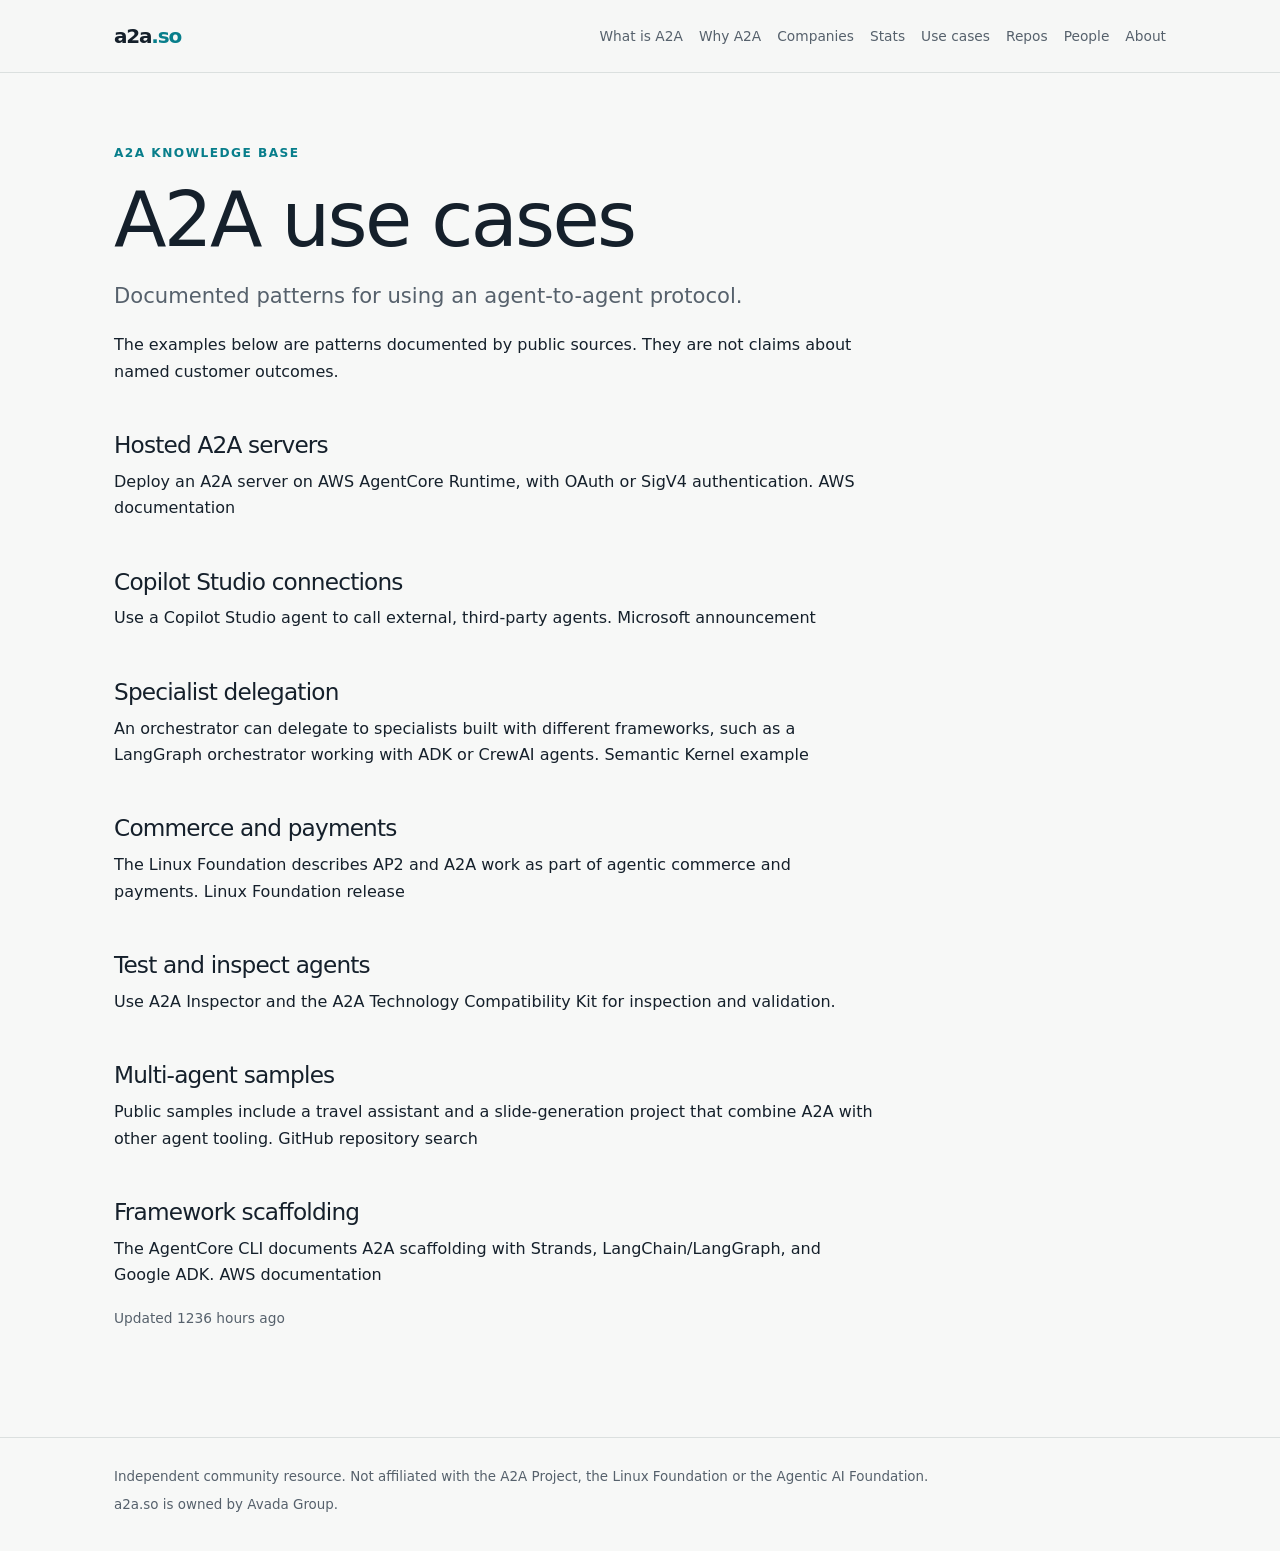
<file: use-cases/index.html>
<!DOCTYPE html><html lang="en"><head><meta charSet="utf-8"/><meta name="viewport" content="width=device-width, initial-scale=1"/><link rel="stylesheet" href="/_next/static/chunks/07r2zi02nm.j8.css" data-precedence="next"/><link rel="preload" as="script" fetchPriority="low" href="/_next/static/chunks/15xrurgzs99gv.js"/><script src="/_next/static/chunks/0dgq26a5_oy.a.js" async=""></script><script src="/_next/static/chunks/07lhk_q6pmm3r.js" async=""></script><script src="/_next/static/chunks/0au83~zq0~0pf.js" async=""></script><script src="/_next/static/chunks/turbopack-07ur8f85nectq.js" async=""></script><script src="/_next/static/chunks/01xlw8hd842-c.js" async=""></script><script src="/_next/static/chunks/0d3shmwh5_nmn.js" async=""></script><script src="/_next/static/chunks/0x632tlfu-8fz.js" async=""></script><title>A2A use cases | a2a.so</title><meta name="description" content="Documented patterns for using an agent-to-agent protocol."/><link rel="canonical" href="https://a2a.so/use-cases/"/><link rel="alternate" type="text/markdown" href="https://a2a.so/use-cases.md"/><script src="/_next/static/chunks/03~yq9q893hmn.js" noModule=""></script></head><body><div hidden=""><!--$--><!--/$--></div><script type="application/ld+json">{"@context":"https://schema.org","@type":"WebPage","name":"A2A use cases","description":"Documented patterns for using an agent-to-agent protocol.","url":"https://a2a.so/use-cases/"}</script><header><div class="shell nav"><a class="wordmark" href="/">a2a<span>.so</span></a><nav><a href="/what-is-a2a/">What is A2A</a><a href="/why-a2a/">Why A2A</a><a href="/companies/">Companies</a><a href="/stats/">Stats</a><a href="/use-cases/">Use cases</a><a href="/repos/">Repos</a><a href="/people/">People</a><a href="/about/">About</a></nav></div></header><main class="shell"><article><p class="eyebrow">A2A knowledge base</p><h1>A2A use cases</h1><p class="lede">Documented patterns for using an agent-to-agent protocol.</p><p>The examples below are patterns documented by public sources. They are not claims about named customer outcomes.</p><section><h2>Hosted A2A servers</h2></section><p>Deploy an A2A server on AWS AgentCore Runtime, with OAuth or SigV4 authentication. <a href="https://docs.aws.amazon.com/bedrock-agentcore/latest/devguide/runtime-a2a.md" target="_blank" rel="noreferrer">AWS documentation</a></p><section><h2>Copilot Studio connections</h2></section><p>Use a Copilot Studio agent to call external, third-party agents. <a href="https://www.microsoft.com/en-us/microsoft-cloud/blog/2025/05/07/empowering-multi-agent-apps-with-the-open-agent2agent-a2a-protocol/" target="_blank" rel="noreferrer">Microsoft announcement</a></p><section><h2>Specialist delegation</h2></section><p>An orchestrator can delegate to specialists built with different frameworks, such as a LangGraph orchestrator working with ADK or CrewAI agents. <a href="https://devblogs.microsoft.com/semantic-kernel/guest-blog-building-multi-agent-solutions-with-semantic-kernel-and-a2a-protocol/" target="_blank" rel="noreferrer">Semantic Kernel example</a></p><section><h2>Commerce and payments</h2></section><p>The Linux Foundation describes AP2 and A2A work as part of agentic commerce and payments. <a href="https://linuxfoundation.org/press/a2a-protocol-surpasses-150-organizations-lands-in-major-cloud-platforms-and-sees-enterprise-production-use-in-first-year" target="_blank" rel="noreferrer">Linux Foundation release</a></p><section><h2>Test and inspect agents</h2></section><p>Use <a href="https://github.com/a2aproject/a2a-inspector" target="_blank" rel="noreferrer">A2A Inspector</a> and the <a href="https://github.com/a2aproject/a2a-tck" target="_blank" rel="noreferrer">A2A Technology Compatibility Kit</a> for inspection and validation.</p><section><h2>Multi-agent samples</h2></section><p>Public samples include a travel assistant and a slide-generation project that combine A2A with other agent tooling. <a href="https://api.github.com/search/repositories?q=a2a+agent2agent+in:name,description,topics" target="_blank" rel="noreferrer">GitHub repository search</a></p><section><h2>Framework scaffolding</h2></section><p>The AgentCore CLI documents A2A scaffolding with Strands, LangChain/LangGraph, and Google ADK. <a href="https://docs.aws.amazon.com/bedrock-agentcore/latest/devguide/runtime-a2a.md" target="_blank" rel="noreferrer">AWS documentation</a></p><p class="updated">Updated <!-- -->0<!-- --> <!-- -->hours<!-- --> ago</p></article></main><footer><div class="shell"><p>Independent community resource. Not affiliated with the <a href="https://a2a-protocol.org">A2A Project</a>, the Linux Foundation or the Agentic AI Foundation.</p><p>a2a.so is owned by Avada Group.</p></div></footer><!--$--><!--/$--><script src="/_next/static/chunks/15xrurgzs99gv.js" id="_R_" async=""></script><script>(self.__next_f=self.__next_f||[]).push([0])</script><script>self.__next_f.push([1,"1:\"$Sreact.fragment\"\n2:I[39756,[\"/_next/static/chunks/01xlw8hd842-c.js\",\"/_next/static/chunks/0d3shmwh5_nmn.js\"],\"default\"]\n3:I[37457,[\"/_next/static/chunks/01xlw8hd842-c.js\",\"/_next/static/chunks/0d3shmwh5_nmn.js\"],\"default\"]\n5:I[97367,[\"/_next/static/chunks/01xlw8hd842-c.js\",\"/_next/static/chunks/0d3shmwh5_nmn.js\"],\"OutletBoundary\"]\n6:\"$Sreact.suspense\"\n9:I[97367,[\"/_next/static/chunks/01xlw8hd842-c.js\",\"/_next/static/chunks/0d3shmwh5_nmn.js\"],\"ViewportBoundary\"]\nb:I[97367,[\"/_next/static/chunks/01xlw8hd842-c.js\",\"/_next/static/chunks/0d3shmwh5_nmn.js\"],\"MetadataBoundary\"]\nd:I[68027,[\"/_next/static/chunks/01xlw8hd842-c.js\",\"/_next/static/chunks/0d3shmwh5_nmn.js\"],\"default\",1]\n:HL[\"/_next/static/chunks/07r2zi02nm.j8.css\",\"style\"]\n"])</script><script>self.__next_f.push([1,"0:{\"P\":null,\"c\":[\"\",\"use-cases\",\"\"],\"q\":\"\",\"i\":false,\"f\":[[[\"\",{\"children\":[[\"segments\",\"use-cases\",\"oc\",null],{\"children\":[\"__PAGE__\",{}]}]},\"$undefined\",\"$undefined\",16],[[\"$\",\"$1\",\"c\",{\"children\":[[[\"$\",\"link\",\"0\",{\"rel\":\"stylesheet\",\"href\":\"/_next/static/chunks/07r2zi02nm.j8.css\",\"precedence\":\"next\",\"crossOrigin\":\"$undefined\",\"nonce\":\"$undefined\"}],[\"$\",\"script\",\"script-0\",{\"src\":\"/_next/static/chunks/01xlw8hd842-c.js\",\"async\":true,\"nonce\":\"$undefined\"}],[\"$\",\"script\",\"script-1\",{\"src\":\"/_next/static/chunks/0d3shmwh5_nmn.js\",\"async\":true,\"nonce\":\"$undefined\"}]],[\"$\",\"html\",null,{\"lang\":\"en\",\"children\":[\"$\",\"body\",null,{\"children\":[\"$\",\"$L2\",null,{\"parallelRouterKey\":\"children\",\"error\":\"$undefined\",\"errorStyles\":\"$undefined\",\"errorScripts\":\"$undefined\",\"template\":[\"$\",\"$L3\",null,{}],\"templateStyles\":\"$undefined\",\"templateScripts\":\"$undefined\",\"notFound\":[[\"$\",\"main\",null,{\"className\":\"shell\",\"children\":[\"$\",\"article\",null,{\"children\":[[\"$\",\"h1\",null,{\"children\":\"Page not found\"}],[\"$\",\"p\",null,{\"children\":\"The requested a2a.so page could not be found.\"}]]}]}],[]],\"forbidden\":\"$undefined\",\"unauthorized\":\"$undefined\"}]}]}]]}],{\"children\":[[\"$\",\"$1\",\"c\",{\"children\":[null,[\"$\",\"$L2\",null,{\"parallelRouterKey\":\"children\",\"error\":\"$undefined\",\"errorStyles\":\"$undefined\",\"errorScripts\":\"$undefined\",\"template\":[\"$\",\"$L3\",null,{}],\"templateStyles\":\"$undefined\",\"templateScripts\":\"$undefined\",\"notFound\":\"$undefined\",\"forbidden\":\"$undefined\",\"unauthorized\":\"$undefined\"}]]}],{\"children\":[[\"$\",\"$1\",\"c\",{\"children\":[\"$L4\",[[\"$\",\"script\",\"script-0\",{\"src\":\"/_next/static/chunks/0x632tlfu-8fz.js\",\"async\":true,\"nonce\":\"$undefined\"}]],[\"$\",\"$L5\",null,{\"children\":[\"$\",\"$6\",null,{\"name\":\"Next.MetadataOutlet\",\"children\":\"$@7\"}]}]]}],{},null,false,null]},null,false,\"$@8\"]},null,false,null],[\"$\",\"$1\",\"h\",{\"children\":[null,[\"$\",\"$L9\",null,{\"children\":\"$La\"}],[\"$\",\"div\",null,{\"hidden\":true,\"children\":[\"$\",\"$Lb\",null,{\"children\":[\"$\",\"$6\",null,{\"name\":\"Next.Metadata\",\"children\":\"$Lc\"}]}]}],null]}],false]],\"m\":\"$undefined\",\"G\":[\"$d\",[[\"$\",\"link\",\"0\",{\"rel\":\"stylesheet\",\"href\":\"/_next/static/chunks/07r2zi02nm.j8.css\",\"precedence\":\"next\",\"crossOrigin\":\"$undefined\",\"nonce\":\"$undefined\"}]]],\"S\":true,\"h\":null,\"s\":\"$undefined\",\"l\":\"$undefined\",\"p\":\"$undefined\",\"d\":\"$undefined\",\"b\":\"xcvuXEqOFxQsGNERw1LYE\"}\n"])</script><script>self.__next_f.push([1,"e:[]\n8:\"$We\"\n"])</script><script>self.__next_f.push([1,"f:I[22016,[\"/_next/static/chunks/01xlw8hd842-c.js\",\"/_next/static/chunks/0d3shmwh5_nmn.js\",\"/_next/static/chunks/0x632tlfu-8fz.js\"],\"\"]\n"])</script><script>self.__next_f.push([1,"4:[[\"$\",\"script\",null,{\"type\":\"application/ld+json\",\"dangerouslySetInnerHTML\":{\"__html\":\"{\\\"@context\\\":\\\"https://schema.org\\\",\\\"@type\\\":\\\"WebPage\\\",\\\"name\\\":\\\"A2A use cases\\\",\\\"description\\\":\\\"Documented patterns for using an agent-to-agent protocol.\\\",\\\"url\\\":\\\"https://a2a.so/use-cases/\\\"}\"}}],[\"$\",\"header\",null,{\"children\":[\"$\",\"div\",null,{\"className\":\"shell nav\",\"children\":[[\"$\",\"$Lf\",null,{\"className\":\"wordmark\",\"href\":\"/\",\"children\":[\"a2a\",[\"$\",\"span\",null,{\"children\":\".so\"}]]}],[\"$\",\"nav\",null,{\"children\":[[\"$\",\"$Lf\",\"/what-is-a2a\",{\"href\":\"/what-is-a2a\",\"children\":\"What is A2A\"}],[\"$\",\"$Lf\",\"/why-a2a\",{\"href\":\"/why-a2a\",\"children\":\"Why A2A\"}],[\"$\",\"$Lf\",\"/companies\",{\"href\":\"/companies\",\"children\":\"Companies\"}],[\"$\",\"$Lf\",\"/stats\",{\"href\":\"/stats\",\"children\":\"Stats\"}],[\"$\",\"$Lf\",\"/use-cases\",{\"href\":\"/use-cases\",\"children\":\"Use cases\"}],[\"$\",\"$Lf\",\"/repos\",{\"href\":\"/repos\",\"children\":\"Repos\"}],[\"$\",\"$Lf\",\"/people\",{\"href\":\"/people\",\"children\":\"People\"}],[\"$\",\"$Lf\",\"/about\",{\"href\":\"/about\",\"children\":\"About\"}]]}]]}]}],[\"$\",\"main\",null,{\"className\":\"shell\",\"children\":[\"$\",\"article\",null,{\"children\":[[\"$\",\"p\",null,{\"className\":\"eyebrow\",\"children\":\"A2A knowledge base\"}],[\"$\",\"h1\",null,{\"children\":\"A2A use cases\"}],[\"$\",\"p\",null,{\"className\":\"lede\",\"children\":\"Documented patterns for using an agent-to-agent protocol.\"}],false,[[\"$\",\"p\",\"0\",{\"children\":[\"The examples below are patterns documented by public sources. They are not claims about named customer outcomes.\"]}],[\"$\",\"section\",\"1\",{\"children\":[[\"$\",\"h2\",null,{\"children\":[\"Hosted A2A servers\"]}],[]]}],[\"$\",\"p\",\"2\",{\"children\":[\"Deploy an A2A server on AWS AgentCore Runtime, with OAuth or SigV4 authentication. \",[\"$\",\"a\",\"https://docs.aws.amazon.com/bedrock-agentcore/latest/devguide/runtime-a2a.md-83\",{\"href\":\"https://docs.aws.amazon.com/bedrock-agentcore/latest/devguide/runtime-a2a.md\",\"target\":\"_blank\",\"rel\":\"noreferrer\",\"children\":\"AWS documentation\"}]]}],[\"$\",\"section\",\"3\",{\"children\":[[\"$\",\"h2\",null,{\"children\":[\"Copilot Studio connections\"]}],[]]}],[\"$\",\"p\",\"4\",{\"children\":[\"Use a Copilot Studio agent to call external, third-party agents. \",[\"$\",\"a\",\"https://www.microsoft.com/en-us/microsoft-cloud/blog/2025/05/07/empowering-multi-agent-apps-with-the-open-agent2agent-a2a-protocol/-65\",{\"href\":\"https://www.microsoft.com/en-us/microsoft-cloud/blog/2025/05/07/empowering-multi-agent-apps-with-the-open-agent2agent-a2a-protocol/\",\"target\":\"_blank\",\"rel\":\"noreferrer\",\"children\":\"Microsoft announcement\"}]]}],[\"$\",\"section\",\"5\",{\"children\":[[\"$\",\"h2\",null,{\"children\":[\"Specialist delegation\"]}],[]]}],[\"$\",\"p\",\"6\",{\"children\":[\"An orchestrator can delegate to specialists built with different frameworks, such as a LangGraph orchestrator working with ADK or CrewAI agents. \",[\"$\",\"a\",\"https://devblogs.microsoft.com/semantic-kernel/guest-blog-building-multi-agent-solutions-with-semantic-kernel-and-a2a-protocol/-145\",{\"href\":\"https://devblogs.microsoft.com/semantic-kernel/guest-blog-building-multi-agent-solutions-with-semantic-kernel-and-a2a-protocol/\",\"target\":\"_blank\",\"rel\":\"noreferrer\",\"children\":\"Semantic Kernel example\"}]]}],[\"$\",\"section\",\"7\",{\"children\":[[\"$\",\"h2\",null,{\"children\":[\"Commerce and payments\"]}],[]]}],[\"$\",\"p\",\"8\",{\"children\":[\"The Linux Foundation describes AP2 and A2A work as part of agentic commerce and payments. \",[\"$\",\"a\",\"https://linuxfoundation.org/press/a2a-protocol-surpasses-150-organizations-lands-in-major-cloud-platforms-and-sees-enterprise-production-use-in-first-year-90\",{\"href\":\"https://linuxfoundation.org/press/a2a-protocol-surpasses-150-organizations-lands-in-major-cloud-platforms-and-sees-enterprise-production-use-in-first-year\",\"target\":\"_blank\",\"rel\":\"noreferrer\",\"children\":\"Linux Foundation release\"}]]}],[\"$\",\"section\",\"9\",{\"children\":[[\"$\",\"h2\",null,{\"children\":[\"Test and inspect agents\"]}],[]]}],[\"$\",\"p\",\"10\",{\"children\":[\"Use \",[\"$\",\"a\",\"https://github.com/a2aproject/a2a-inspector-4\",{\"href\":\"https://github.com/a2aproject/a2a-inspector\",\"target\":\"_blank\",\"rel\":\"noreferrer\",\"children\":\"A2A Inspector\"}],\" and the \",\"$L10\",\" for inspection and validation.\"]}],\"$L11\",\"$L12\",\"$L13\",\"$L14\"],false,false,false,\"$L15\"]}]}],\"$L16\"]\n"])</script><script>self.__next_f.push([1,"17:I[87823,[\"/_next/static/chunks/01xlw8hd842-c.js\",\"/_next/static/chunks/0d3shmwh5_nmn.js\",\"/_next/static/chunks/0x632tlfu-8fz.js\"],\"UpdatedAt\"]\n10:[\"$\",\"a\",\"https://github.com/a2aproject/a2a-tck-73\",{\"href\":\"https://github.com/a2aproject/a2a-tck\",\"target\":\"_blank\",\"rel\":\"noreferrer\",\"children\":\"A2A Technology Compatibility Kit\"}]\n11:[\"$\",\"section\",\"11\",{\"children\":[[\"$\",\"h2\",null,{\"children\":[\"Multi-agent samples\"]}],[]]}]\n12:[\"$\",\"p\",\"12\",{\"children\":[\"Public samples include a travel assistant and a slide-generation project that combine A2A with other agent tooling. \",[\"$\",\"a\",\"https://api.github.com/search/repositories?q=a2a+agent2agent+in:name,description,topics-116\",{\"href\":\"https://api.github.com/search/repositories?q=a2a+agent2agent+in:name,description,topics\",\"target\":\"_blank\",\"rel\":\"noreferrer\",\"children\":\"GitHub repository search\"}]]}]\n13:[\"$\",\"section\",\"13\",{\"children\":[[\"$\",\"h2\",null,{\"children\":[\"Framework scaffolding\"]}],[]]}]\n14:[\"$\",\"p\",\"14\",{\"children\":[\"The AgentCore CLI documents A2A scaffolding with Strands, LangChain/LangGraph, and Google ADK. \",[\"$\",\"a\",\"https://docs.aws.amazon.com/bedrock-agentcore/latest/devguide/runtime-a2a.md-95\",{\"href\":\"https://docs.aws.amazon.com/bedrock-agentcore/latest/devguide/runtime-a2a.md\",\"target\":\"_blank\",\"rel\":\"noreferrer\",\"children\":\"AWS documentation\"}]]}]\n15:[\"$\",\"$L17\",null,{\"updatedAt\":\"2026-10-14T09:17:54.875Z\"}]\n16:[\"$\",\"footer\",null,{\"children\":[\"$\",\"div\",null,{\"className\":\"shell\",\"children\":[[\"$\",\"p\",null,{\"children\":[\"Independent community resource. Not affiliated with the \",[\"$\",\"a\",null,{\"href\":\"https://a2a-protocol.org\",\"children\":\"A2A Project\"}],\", the Linux Foundation or the Agentic AI Foundation.\"]}],[\"$\",\"p\",null,{\"children\":\"a2a.so is owned by Avada Group.\"}]]}]}]\n"])</script><script>self.__next_f.push([1,"a:[[\"$\",\"meta\",\"0\",{\"charSet\":\"utf-8\"}],[\"$\",\"meta\",\"1\",{\"name\":\"viewport\",\"content\":\"width=device-width, initial-scale=1\"}]]\n"])</script><script>self.__next_f.push([1,"7:null\nc:[[\"$\",\"title\",\"0\",{\"children\":\"A2A use cases | a2a.so\"}],[\"$\",\"meta\",\"1\",{\"name\":\"description\",\"content\":\"Documented patterns for using an agent-to-agent protocol.\"}],[\"$\",\"link\",\"2\",{\"rel\":\"canonical\",\"href\":\"https://a2a.so/use-cases/\"}],[\"$\",\"link\",\"3\",{\"rel\":\"alternate\",\"type\":\"text/markdown\",\"href\":\"https://a2a.so/use-cases.md\"}]]\n"])</script></body></html>
</file>
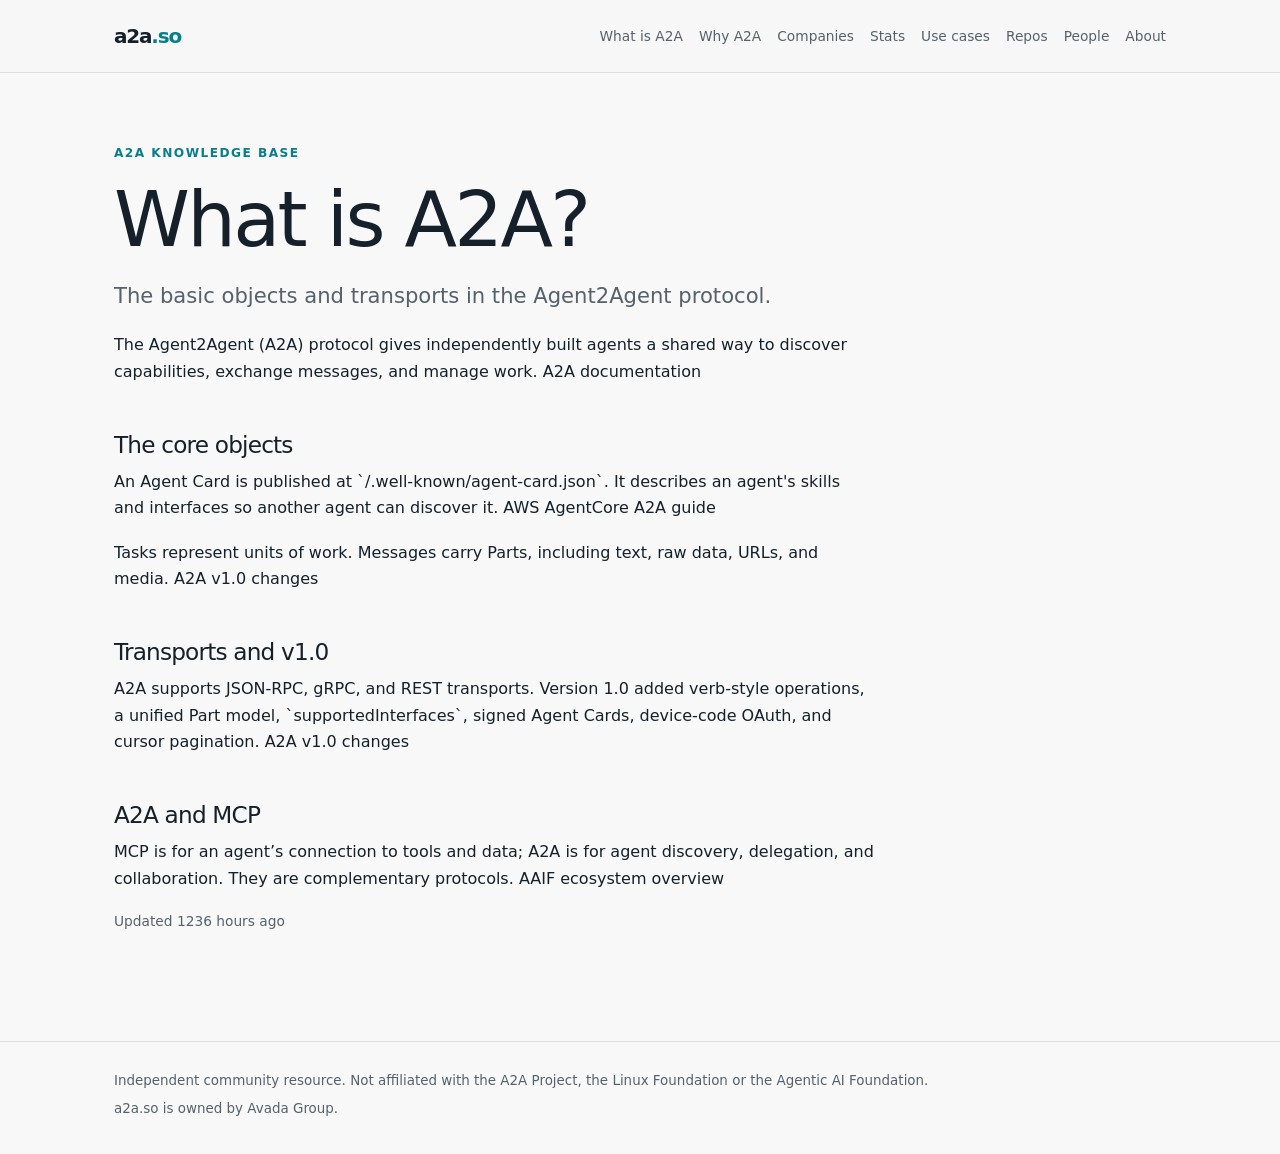
<file: what-is-a2a/index.html>
<!DOCTYPE html><html lang="en"><head><meta charSet="utf-8"/><meta name="viewport" content="width=device-width, initial-scale=1"/><link rel="stylesheet" href="/_next/static/chunks/07r2zi02nm.j8.css" data-precedence="next"/><link rel="preload" as="script" fetchPriority="low" href="/_next/static/chunks/15xrurgzs99gv.js"/><script src="/_next/static/chunks/0dgq26a5_oy.a.js" async=""></script><script src="/_next/static/chunks/07lhk_q6pmm3r.js" async=""></script><script src="/_next/static/chunks/0au83~zq0~0pf.js" async=""></script><script src="/_next/static/chunks/turbopack-07ur8f85nectq.js" async=""></script><script src="/_next/static/chunks/01xlw8hd842-c.js" async=""></script><script src="/_next/static/chunks/0d3shmwh5_nmn.js" async=""></script><script src="/_next/static/chunks/0x632tlfu-8fz.js" async=""></script><title>What is A2A? | a2a.so</title><meta name="description" content="The basic objects and transports in the Agent2Agent protocol."/><link rel="canonical" href="https://a2a.so/what-is-a2a/"/><link rel="alternate" type="text/markdown" href="https://a2a.so/what-is-a2a.md"/><script src="/_next/static/chunks/03~yq9q893hmn.js" noModule=""></script></head><body><div hidden=""><!--$--><!--/$--></div><script type="application/ld+json">{"@context":"https://schema.org","@type":"WebPage","name":"What is A2A?","description":"The basic objects and transports in the Agent2Agent protocol.","url":"https://a2a.so/what-is-a2a/"}</script><header><div class="shell nav"><a class="wordmark" href="/">a2a<span>.so</span></a><nav><a href="/what-is-a2a/">What is A2A</a><a href="/why-a2a/">Why A2A</a><a href="/companies/">Companies</a><a href="/stats/">Stats</a><a href="/use-cases/">Use cases</a><a href="/repos/">Repos</a><a href="/people/">People</a><a href="/about/">About</a></nav></div></header><main class="shell"><article><p class="eyebrow">A2A knowledge base</p><h1>What is A2A?</h1><p class="lede">The basic objects and transports in the Agent2Agent protocol.</p><p>The Agent2Agent (A2A) protocol gives independently built agents a shared way to discover capabilities, exchange messages, and manage work. <a href="https://a2a-protocol.org/" target="_blank" rel="noreferrer">A2A documentation</a></p><section><h2>The core objects</h2></section><p>An Agent Card is published at `/.well-known/agent-card.json`. It describes an agent&#x27;s skills and interfaces so another agent can discover it. <a href="https://docs.aws.amazon.com/bedrock-agentcore/latest/devguide/runtime-a2a.md" target="_blank" rel="noreferrer">AWS AgentCore A2A guide</a></p><p>Tasks represent units of work. Messages carry Parts, including text, raw data, URLs, and media. <a href="https://a2a-protocol.org/latest/whats-new-v1/" target="_blank" rel="noreferrer">A2A v1.0 changes</a></p><section><h2>Transports and v1.0</h2></section><p>A2A supports JSON-RPC, gRPC, and REST transports. Version 1.0 added verb-style operations, a unified Part model, `supportedInterfaces`, signed Agent Cards, device-code OAuth, and cursor pagination. <a href="https://a2a-protocol.org/latest/whats-new-v1/" target="_blank" rel="noreferrer">A2A v1.0 changes</a></p><section><h2>A2A and MCP</h2></section><p>MCP is for an agent’s connection to tools and data; A2A is for agent discovery, delegation, and collaboration. They are complementary protocols. <a href="https://aaif.io/blog/where-a2a-fits-in-the-open-agent-ecosystem" target="_blank" rel="noreferrer">AAIF ecosystem overview</a></p><p class="updated">Updated <!-- -->0<!-- --> <!-- -->hours<!-- --> ago</p></article></main><footer><div class="shell"><p>Independent community resource. Not affiliated with the <a href="https://a2a-protocol.org">A2A Project</a>, the Linux Foundation or the Agentic AI Foundation.</p><p>a2a.so is owned by Avada Group.</p></div></footer><!--$--><!--/$--><script src="/_next/static/chunks/15xrurgzs99gv.js" id="_R_" async=""></script><script>(self.__next_f=self.__next_f||[]).push([0])</script><script>self.__next_f.push([1,"1:\"$Sreact.fragment\"\n2:I[39756,[\"/_next/static/chunks/01xlw8hd842-c.js\",\"/_next/static/chunks/0d3shmwh5_nmn.js\"],\"default\"]\n3:I[37457,[\"/_next/static/chunks/01xlw8hd842-c.js\",\"/_next/static/chunks/0d3shmwh5_nmn.js\"],\"default\"]\n5:I[97367,[\"/_next/static/chunks/01xlw8hd842-c.js\",\"/_next/static/chunks/0d3shmwh5_nmn.js\"],\"OutletBoundary\"]\n6:\"$Sreact.suspense\"\n9:I[97367,[\"/_next/static/chunks/01xlw8hd842-c.js\",\"/_next/static/chunks/0d3shmwh5_nmn.js\"],\"ViewportBoundary\"]\nb:I[97367,[\"/_next/static/chunks/01xlw8hd842-c.js\",\"/_next/static/chunks/0d3shmwh5_nmn.js\"],\"MetadataBoundary\"]\nd:I[68027,[\"/_next/static/chunks/01xlw8hd842-c.js\",\"/_next/static/chunks/0d3shmwh5_nmn.js\"],\"default\",1]\n:HL[\"/_next/static/chunks/07r2zi02nm.j8.css\",\"style\"]\n"])</script><script>self.__next_f.push([1,"0:{\"P\":null,\"c\":[\"\",\"what-is-a2a\",\"\"],\"q\":\"\",\"i\":false,\"f\":[[[\"\",{\"children\":[[\"segments\",\"what-is-a2a\",\"oc\",null],{\"children\":[\"__PAGE__\",{}]}]},\"$undefined\",\"$undefined\",16],[[\"$\",\"$1\",\"c\",{\"children\":[[[\"$\",\"link\",\"0\",{\"rel\":\"stylesheet\",\"href\":\"/_next/static/chunks/07r2zi02nm.j8.css\",\"precedence\":\"next\",\"crossOrigin\":\"$undefined\",\"nonce\":\"$undefined\"}],[\"$\",\"script\",\"script-0\",{\"src\":\"/_next/static/chunks/01xlw8hd842-c.js\",\"async\":true,\"nonce\":\"$undefined\"}],[\"$\",\"script\",\"script-1\",{\"src\":\"/_next/static/chunks/0d3shmwh5_nmn.js\",\"async\":true,\"nonce\":\"$undefined\"}]],[\"$\",\"html\",null,{\"lang\":\"en\",\"children\":[\"$\",\"body\",null,{\"children\":[\"$\",\"$L2\",null,{\"parallelRouterKey\":\"children\",\"error\":\"$undefined\",\"errorStyles\":\"$undefined\",\"errorScripts\":\"$undefined\",\"template\":[\"$\",\"$L3\",null,{}],\"templateStyles\":\"$undefined\",\"templateScripts\":\"$undefined\",\"notFound\":[[\"$\",\"main\",null,{\"className\":\"shell\",\"children\":[\"$\",\"article\",null,{\"children\":[[\"$\",\"h1\",null,{\"children\":\"Page not found\"}],[\"$\",\"p\",null,{\"children\":\"The requested a2a.so page could not be found.\"}]]}]}],[]],\"forbidden\":\"$undefined\",\"unauthorized\":\"$undefined\"}]}]}]]}],{\"children\":[[\"$\",\"$1\",\"c\",{\"children\":[null,[\"$\",\"$L2\",null,{\"parallelRouterKey\":\"children\",\"error\":\"$undefined\",\"errorStyles\":\"$undefined\",\"errorScripts\":\"$undefined\",\"template\":[\"$\",\"$L3\",null,{}],\"templateStyles\":\"$undefined\",\"templateScripts\":\"$undefined\",\"notFound\":\"$undefined\",\"forbidden\":\"$undefined\",\"unauthorized\":\"$undefined\"}]]}],{\"children\":[[\"$\",\"$1\",\"c\",{\"children\":[\"$L4\",[[\"$\",\"script\",\"script-0\",{\"src\":\"/_next/static/chunks/0x632tlfu-8fz.js\",\"async\":true,\"nonce\":\"$undefined\"}]],[\"$\",\"$L5\",null,{\"children\":[\"$\",\"$6\",null,{\"name\":\"Next.MetadataOutlet\",\"children\":\"$@7\"}]}]]}],{},null,false,null]},null,false,\"$@8\"]},null,false,null],[\"$\",\"$1\",\"h\",{\"children\":[null,[\"$\",\"$L9\",null,{\"children\":\"$La\"}],[\"$\",\"div\",null,{\"hidden\":true,\"children\":[\"$\",\"$Lb\",null,{\"children\":[\"$\",\"$6\",null,{\"name\":\"Next.Metadata\",\"children\":\"$Lc\"}]}]}],null]}],false]],\"m\":\"$undefined\",\"G\":[\"$d\",[[\"$\",\"link\",\"0\",{\"rel\":\"stylesheet\",\"href\":\"/_next/static/chunks/07r2zi02nm.j8.css\",\"precedence\":\"next\",\"crossOrigin\":\"$undefined\",\"nonce\":\"$undefined\"}]]],\"S\":true,\"h\":null,\"s\":\"$undefined\",\"l\":\"$undefined\",\"p\":\"$undefined\",\"d\":\"$undefined\",\"b\":\"xcvuXEqOFxQsGNERw1LYE\"}\n"])</script><script>self.__next_f.push([1,"e:[]\n8:\"$We\"\n"])</script><script>self.__next_f.push([1,"f:I[22016,[\"/_next/static/chunks/01xlw8hd842-c.js\",\"/_next/static/chunks/0d3shmwh5_nmn.js\",\"/_next/static/chunks/0x632tlfu-8fz.js\"],\"\"]\n10:I[87823,[\"/_next/static/chunks/01xlw8hd842-c.js\",\"/_next/static/chunks/0d3shmwh5_nmn.js\",\"/_next/static/chunks/0x632tlfu-8fz.js\"],\"UpdatedAt\"]\n"])</script><script>self.__next_f.push([1,"4:[[\"$\",\"script\",null,{\"type\":\"application/ld+json\",\"dangerouslySetInnerHTML\":{\"__html\":\"{\\\"@context\\\":\\\"https://schema.org\\\",\\\"@type\\\":\\\"WebPage\\\",\\\"name\\\":\\\"What is A2A?\\\",\\\"description\\\":\\\"The basic objects and transports in the Agent2Agent protocol.\\\",\\\"url\\\":\\\"https://a2a.so/what-is-a2a/\\\"}\"}}],[\"$\",\"header\",null,{\"children\":[\"$\",\"div\",null,{\"className\":\"shell nav\",\"children\":[[\"$\",\"$Lf\",null,{\"className\":\"wordmark\",\"href\":\"/\",\"children\":[\"a2a\",[\"$\",\"span\",null,{\"children\":\".so\"}]]}],[\"$\",\"nav\",null,{\"children\":[[\"$\",\"$Lf\",\"/what-is-a2a\",{\"href\":\"/what-is-a2a\",\"children\":\"What is A2A\"}],[\"$\",\"$Lf\",\"/why-a2a\",{\"href\":\"/why-a2a\",\"children\":\"Why A2A\"}],[\"$\",\"$Lf\",\"/companies\",{\"href\":\"/companies\",\"children\":\"Companies\"}],[\"$\",\"$Lf\",\"/stats\",{\"href\":\"/stats\",\"children\":\"Stats\"}],[\"$\",\"$Lf\",\"/use-cases\",{\"href\":\"/use-cases\",\"children\":\"Use cases\"}],[\"$\",\"$Lf\",\"/repos\",{\"href\":\"/repos\",\"children\":\"Repos\"}],[\"$\",\"$Lf\",\"/people\",{\"href\":\"/people\",\"children\":\"People\"}],[\"$\",\"$Lf\",\"/about\",{\"href\":\"/about\",\"children\":\"About\"}]]}]]}]}],[\"$\",\"main\",null,{\"className\":\"shell\",\"children\":[\"$\",\"article\",null,{\"children\":[[\"$\",\"p\",null,{\"className\":\"eyebrow\",\"children\":\"A2A knowledge base\"}],[\"$\",\"h1\",null,{\"children\":\"What is A2A?\"}],[\"$\",\"p\",null,{\"className\":\"lede\",\"children\":\"The basic objects and transports in the Agent2Agent protocol.\"}],false,[[\"$\",\"p\",\"0\",{\"children\":[\"The Agent2Agent (A2A) protocol gives independently built agents a shared way to discover capabilities, exchange messages, and manage work. \",[\"$\",\"a\",\"https://a2a-protocol.org/-139\",{\"href\":\"https://a2a-protocol.org/\",\"target\":\"_blank\",\"rel\":\"noreferrer\",\"children\":\"A2A documentation\"}]]}],[\"$\",\"section\",\"1\",{\"children\":[[\"$\",\"h2\",null,{\"children\":[\"The core objects\"]}],[]]}],[\"$\",\"p\",\"2\",{\"children\":[\"An Agent Card is published at `/.well-known/agent-card.json`. It describes an agent's skills and interfaces so another agent can discover it. \",[\"$\",\"a\",\"https://docs.aws.amazon.com/bedrock-agentcore/latest/devguide/runtime-a2a.md-142\",{\"href\":\"https://docs.aws.amazon.com/bedrock-agentcore/latest/devguide/runtime-a2a.md\",\"target\":\"_blank\",\"rel\":\"noreferrer\",\"children\":\"AWS AgentCore A2A guide\"}]]}],[\"$\",\"p\",\"3\",{\"children\":[\"Tasks represent units of work. Messages carry Parts, including text, raw data, URLs, and media. \",[\"$\",\"a\",\"https://a2a-protocol.org/latest/whats-new-v1/-96\",{\"href\":\"https://a2a-protocol.org/latest/whats-new-v1/\",\"target\":\"_blank\",\"rel\":\"noreferrer\",\"children\":\"A2A v1.0 changes\"}]]}],[\"$\",\"section\",\"4\",{\"children\":[[\"$\",\"h2\",null,{\"children\":[\"Transports and v1.0\"]}],[]]}],[\"$\",\"p\",\"5\",{\"children\":[\"A2A supports JSON-RPC, gRPC, and REST transports. Version 1.0 added verb-style operations, a unified Part model, `supportedInterfaces`, signed Agent Cards, device-code OAuth, and cursor pagination. \",[\"$\",\"a\",\"https://a2a-protocol.org/latest/whats-new-v1/-198\",{\"href\":\"https://a2a-protocol.org/latest/whats-new-v1/\",\"target\":\"_blank\",\"rel\":\"noreferrer\",\"children\":\"A2A v1.0 changes\"}]]}],[\"$\",\"section\",\"6\",{\"children\":[[\"$\",\"h2\",null,{\"children\":[\"A2A and MCP\"]}],[]]}],[\"$\",\"p\",\"7\",{\"children\":[\"MCP is for an agent’s connection to tools and data; A2A is for agent discovery, delegation, and collaboration. They are complementary protocols. \",[\"$\",\"a\",\"https://aaif.io/blog/where-a2a-fits-in-the-open-agent-ecosystem-145\",{\"href\":\"https://aaif.io/blog/where-a2a-fits-in-the-open-agent-ecosystem\",\"target\":\"_blank\",\"rel\":\"noreferrer\",\"children\":\"AAIF ecosystem overview\"}]]}]],false,false,false,[\"$\",\"$L10\",null,{\"updatedAt\":\"2026-10-14T09:17:54.875Z\"}]]}]}],[\"$\",\"footer\",null,{\"children\":[\"$\",\"div\",null,{\"className\":\"shell\",\"children\":[[\"$\",\"p\",null,{\"children\":[\"Independent community resource. Not affiliated with the \",[\"$\",\"a\",null,{\"href\":\"https://a2a-protocol.org\",\"children\":\"A2A Project\"}],\", the Linux Foundation or the Agentic AI Foundation.\"]}],[\"$\",\"p\",null,{\"children\":\"a2a.so is owned by Avada Group.\"}]]}]}]]\n"])</script><script>self.__next_f.push([1,"a:[[\"$\",\"meta\",\"0\",{\"charSet\":\"utf-8\"}],[\"$\",\"meta\",\"1\",{\"name\":\"viewport\",\"content\":\"width=device-width, initial-scale=1\"}]]\n"])</script><script>self.__next_f.push([1,"7:null\nc:[[\"$\",\"title\",\"0\",{\"children\":\"What is A2A? | a2a.so\"}],[\"$\",\"meta\",\"1\",{\"name\":\"description\",\"content\":\"The basic objects and transports in the Agent2Agent protocol.\"}],[\"$\",\"link\",\"2\",{\"rel\":\"canonical\",\"href\":\"https://a2a.so/what-is-a2a/\"}],[\"$\",\"link\",\"3\",{\"rel\":\"alternate\",\"type\":\"text/markdown\",\"href\":\"https://a2a.so/what-is-a2a.md\"}]]\n"])</script></body></html>
</file>
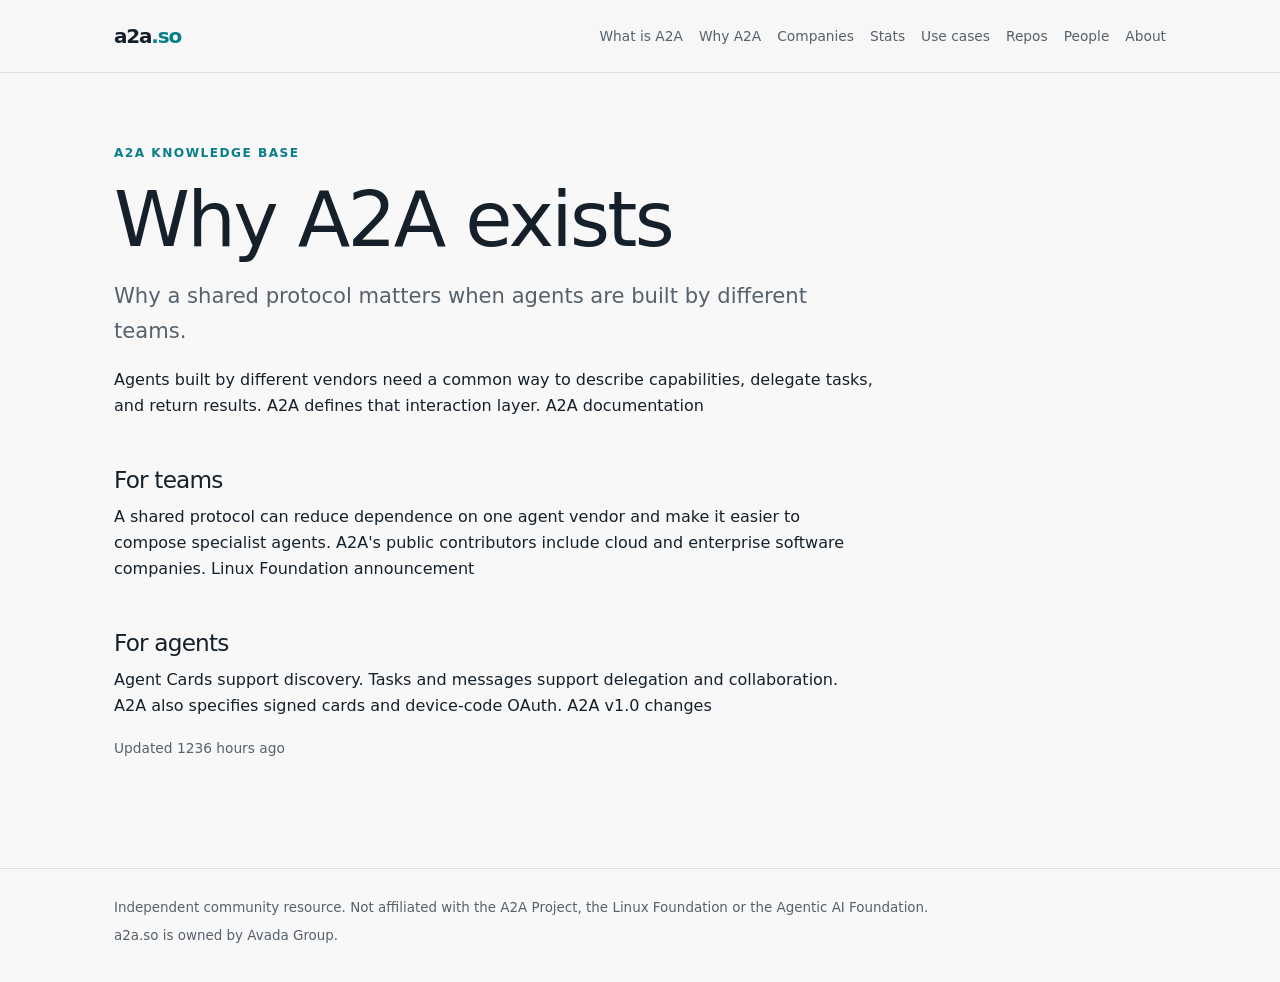
<file: why-a2a/index.html>
<!DOCTYPE html><html lang="en"><head><meta charSet="utf-8"/><meta name="viewport" content="width=device-width, initial-scale=1"/><link rel="stylesheet" href="/_next/static/chunks/07r2zi02nm.j8.css" data-precedence="next"/><link rel="preload" as="script" fetchPriority="low" href="/_next/static/chunks/15xrurgzs99gv.js"/><script src="/_next/static/chunks/0dgq26a5_oy.a.js" async=""></script><script src="/_next/static/chunks/07lhk_q6pmm3r.js" async=""></script><script src="/_next/static/chunks/0au83~zq0~0pf.js" async=""></script><script src="/_next/static/chunks/turbopack-07ur8f85nectq.js" async=""></script><script src="/_next/static/chunks/01xlw8hd842-c.js" async=""></script><script src="/_next/static/chunks/0d3shmwh5_nmn.js" async=""></script><script src="/_next/static/chunks/0x632tlfu-8fz.js" async=""></script><title>Why A2A exists | a2a.so</title><meta name="description" content="Why a shared protocol matters when agents are built by different teams."/><link rel="canonical" href="https://a2a.so/why-a2a/"/><link rel="alternate" type="text/markdown" href="https://a2a.so/why-a2a.md"/><script src="/_next/static/chunks/03~yq9q893hmn.js" noModule=""></script></head><body><div hidden=""><!--$--><!--/$--></div><script type="application/ld+json">{"@context":"https://schema.org","@type":"WebPage","name":"Why A2A exists","description":"Why a shared protocol matters when agents are built by different teams.","url":"https://a2a.so/why-a2a/"}</script><header><div class="shell nav"><a class="wordmark" href="/">a2a<span>.so</span></a><nav><a href="/what-is-a2a/">What is A2A</a><a href="/why-a2a/">Why A2A</a><a href="/companies/">Companies</a><a href="/stats/">Stats</a><a href="/use-cases/">Use cases</a><a href="/repos/">Repos</a><a href="/people/">People</a><a href="/about/">About</a></nav></div></header><main class="shell"><article><p class="eyebrow">A2A knowledge base</p><h1>Why A2A exists</h1><p class="lede">Why a shared protocol matters when agents are built by different teams.</p><p>Agents built by different vendors need a common way to describe capabilities, delegate tasks, and return results. A2A defines that interaction layer. <a href="https://a2a-protocol.org/" target="_blank" rel="noreferrer">A2A documentation</a></p><section><h2>For teams</h2></section><p>A shared protocol can reduce dependence on one agent vendor and make it easier to compose specialist agents. A2A&#x27;s public contributors include cloud and enterprise software companies. <a href="https://developers.googleblog.com/google-cloud-donates-a2a-to-linux-foundation/" target="_blank" rel="noreferrer">Linux Foundation announcement</a></p><section><h2>For agents</h2></section><p>Agent Cards support discovery. Tasks and messages support delegation and collaboration. A2A also specifies signed cards and device-code OAuth. <a href="https://a2a-protocol.org/latest/whats-new-v1/" target="_blank" rel="noreferrer">A2A v1.0 changes</a></p><p class="updated">Updated <!-- -->0<!-- --> <!-- -->hours<!-- --> ago</p></article></main><footer><div class="shell"><p>Independent community resource. Not affiliated with the <a href="https://a2a-protocol.org">A2A Project</a>, the Linux Foundation or the Agentic AI Foundation.</p><p>a2a.so is owned by Avada Group.</p></div></footer><!--$--><!--/$--><script src="/_next/static/chunks/15xrurgzs99gv.js" id="_R_" async=""></script><script>(self.__next_f=self.__next_f||[]).push([0])</script><script>self.__next_f.push([1,"1:\"$Sreact.fragment\"\n2:I[39756,[\"/_next/static/chunks/01xlw8hd842-c.js\",\"/_next/static/chunks/0d3shmwh5_nmn.js\"],\"default\"]\n3:I[37457,[\"/_next/static/chunks/01xlw8hd842-c.js\",\"/_next/static/chunks/0d3shmwh5_nmn.js\"],\"default\"]\n5:I[97367,[\"/_next/static/chunks/01xlw8hd842-c.js\",\"/_next/static/chunks/0d3shmwh5_nmn.js\"],\"OutletBoundary\"]\n6:\"$Sreact.suspense\"\n9:I[97367,[\"/_next/static/chunks/01xlw8hd842-c.js\",\"/_next/static/chunks/0d3shmwh5_nmn.js\"],\"ViewportBoundary\"]\nb:I[97367,[\"/_next/static/chunks/01xlw8hd842-c.js\",\"/_next/static/chunks/0d3shmwh5_nmn.js\"],\"MetadataBoundary\"]\nd:I[68027,[\"/_next/static/chunks/01xlw8hd842-c.js\",\"/_next/static/chunks/0d3shmwh5_nmn.js\"],\"default\",1]\n:HL[\"/_next/static/chunks/07r2zi02nm.j8.css\",\"style\"]\n"])</script><script>self.__next_f.push([1,"0:{\"P\":null,\"c\":[\"\",\"why-a2a\",\"\"],\"q\":\"\",\"i\":false,\"f\":[[[\"\",{\"children\":[[\"segments\",\"why-a2a\",\"oc\",null],{\"children\":[\"__PAGE__\",{}]}]},\"$undefined\",\"$undefined\",16],[[\"$\",\"$1\",\"c\",{\"children\":[[[\"$\",\"link\",\"0\",{\"rel\":\"stylesheet\",\"href\":\"/_next/static/chunks/07r2zi02nm.j8.css\",\"precedence\":\"next\",\"crossOrigin\":\"$undefined\",\"nonce\":\"$undefined\"}],[\"$\",\"script\",\"script-0\",{\"src\":\"/_next/static/chunks/01xlw8hd842-c.js\",\"async\":true,\"nonce\":\"$undefined\"}],[\"$\",\"script\",\"script-1\",{\"src\":\"/_next/static/chunks/0d3shmwh5_nmn.js\",\"async\":true,\"nonce\":\"$undefined\"}]],[\"$\",\"html\",null,{\"lang\":\"en\",\"children\":[\"$\",\"body\",null,{\"children\":[\"$\",\"$L2\",null,{\"parallelRouterKey\":\"children\",\"error\":\"$undefined\",\"errorStyles\":\"$undefined\",\"errorScripts\":\"$undefined\",\"template\":[\"$\",\"$L3\",null,{}],\"templateStyles\":\"$undefined\",\"templateScripts\":\"$undefined\",\"notFound\":[[\"$\",\"main\",null,{\"className\":\"shell\",\"children\":[\"$\",\"article\",null,{\"children\":[[\"$\",\"h1\",null,{\"children\":\"Page not found\"}],[\"$\",\"p\",null,{\"children\":\"The requested a2a.so page could not be found.\"}]]}]}],[]],\"forbidden\":\"$undefined\",\"unauthorized\":\"$undefined\"}]}]}]]}],{\"children\":[[\"$\",\"$1\",\"c\",{\"children\":[null,[\"$\",\"$L2\",null,{\"parallelRouterKey\":\"children\",\"error\":\"$undefined\",\"errorStyles\":\"$undefined\",\"errorScripts\":\"$undefined\",\"template\":[\"$\",\"$L3\",null,{}],\"templateStyles\":\"$undefined\",\"templateScripts\":\"$undefined\",\"notFound\":\"$undefined\",\"forbidden\":\"$undefined\",\"unauthorized\":\"$undefined\"}]]}],{\"children\":[[\"$\",\"$1\",\"c\",{\"children\":[\"$L4\",[[\"$\",\"script\",\"script-0\",{\"src\":\"/_next/static/chunks/0x632tlfu-8fz.js\",\"async\":true,\"nonce\":\"$undefined\"}]],[\"$\",\"$L5\",null,{\"children\":[\"$\",\"$6\",null,{\"name\":\"Next.MetadataOutlet\",\"children\":\"$@7\"}]}]]}],{},null,false,null]},null,false,\"$@8\"]},null,false,null],[\"$\",\"$1\",\"h\",{\"children\":[null,[\"$\",\"$L9\",null,{\"children\":\"$La\"}],[\"$\",\"div\",null,{\"hidden\":true,\"children\":[\"$\",\"$Lb\",null,{\"children\":[\"$\",\"$6\",null,{\"name\":\"Next.Metadata\",\"children\":\"$Lc\"}]}]}],null]}],false]],\"m\":\"$undefined\",\"G\":[\"$d\",[[\"$\",\"link\",\"0\",{\"rel\":\"stylesheet\",\"href\":\"/_next/static/chunks/07r2zi02nm.j8.css\",\"precedence\":\"next\",\"crossOrigin\":\"$undefined\",\"nonce\":\"$undefined\"}]]],\"S\":true,\"h\":null,\"s\":\"$undefined\",\"l\":\"$undefined\",\"p\":\"$undefined\",\"d\":\"$undefined\",\"b\":\"xcvuXEqOFxQsGNERw1LYE\"}\n"])</script><script>self.__next_f.push([1,"e:[]\n8:\"$We\"\n"])</script><script>self.__next_f.push([1,"f:I[22016,[\"/_next/static/chunks/01xlw8hd842-c.js\",\"/_next/static/chunks/0d3shmwh5_nmn.js\",\"/_next/static/chunks/0x632tlfu-8fz.js\"],\"\"]\n10:I[87823,[\"/_next/static/chunks/01xlw8hd842-c.js\",\"/_next/static/chunks/0d3shmwh5_nmn.js\",\"/_next/static/chunks/0x632tlfu-8fz.js\"],\"UpdatedAt\"]\n"])</script><script>self.__next_f.push([1,"4:[[\"$\",\"script\",null,{\"type\":\"application/ld+json\",\"dangerouslySetInnerHTML\":{\"__html\":\"{\\\"@context\\\":\\\"https://schema.org\\\",\\\"@type\\\":\\\"WebPage\\\",\\\"name\\\":\\\"Why A2A exists\\\",\\\"description\\\":\\\"Why a shared protocol matters when agents are built by different teams.\\\",\\\"url\\\":\\\"https://a2a.so/why-a2a/\\\"}\"}}],[\"$\",\"header\",null,{\"children\":[\"$\",\"div\",null,{\"className\":\"shell nav\",\"children\":[[\"$\",\"$Lf\",null,{\"className\":\"wordmark\",\"href\":\"/\",\"children\":[\"a2a\",[\"$\",\"span\",null,{\"children\":\".so\"}]]}],[\"$\",\"nav\",null,{\"children\":[[\"$\",\"$Lf\",\"/what-is-a2a\",{\"href\":\"/what-is-a2a\",\"children\":\"What is A2A\"}],[\"$\",\"$Lf\",\"/why-a2a\",{\"href\":\"/why-a2a\",\"children\":\"Why A2A\"}],[\"$\",\"$Lf\",\"/companies\",{\"href\":\"/companies\",\"children\":\"Companies\"}],[\"$\",\"$Lf\",\"/stats\",{\"href\":\"/stats\",\"children\":\"Stats\"}],[\"$\",\"$Lf\",\"/use-cases\",{\"href\":\"/use-cases\",\"children\":\"Use cases\"}],[\"$\",\"$Lf\",\"/repos\",{\"href\":\"/repos\",\"children\":\"Repos\"}],[\"$\",\"$Lf\",\"/people\",{\"href\":\"/people\",\"children\":\"People\"}],[\"$\",\"$Lf\",\"/about\",{\"href\":\"/about\",\"children\":\"About\"}]]}]]}]}],[\"$\",\"main\",null,{\"className\":\"shell\",\"children\":[\"$\",\"article\",null,{\"children\":[[\"$\",\"p\",null,{\"className\":\"eyebrow\",\"children\":\"A2A knowledge base\"}],[\"$\",\"h1\",null,{\"children\":\"Why A2A exists\"}],[\"$\",\"p\",null,{\"className\":\"lede\",\"children\":\"Why a shared protocol matters when agents are built by different teams.\"}],false,[[\"$\",\"p\",\"0\",{\"children\":[\"Agents built by different vendors need a common way to describe capabilities, delegate tasks, and return results. A2A defines that interaction layer. \",[\"$\",\"a\",\"https://a2a-protocol.org/-150\",{\"href\":\"https://a2a-protocol.org/\",\"target\":\"_blank\",\"rel\":\"noreferrer\",\"children\":\"A2A documentation\"}]]}],[\"$\",\"section\",\"1\",{\"children\":[[\"$\",\"h2\",null,{\"children\":[\"For teams\"]}],[]]}],[\"$\",\"p\",\"2\",{\"children\":[\"A shared protocol can reduce dependence on one agent vendor and make it easier to compose specialist agents. A2A's public contributors include cloud and enterprise software companies. \",[\"$\",\"a\",\"https://developers.googleblog.com/google-cloud-donates-a2a-to-linux-foundation/-184\",{\"href\":\"https://developers.googleblog.com/google-cloud-donates-a2a-to-linux-foundation/\",\"target\":\"_blank\",\"rel\":\"noreferrer\",\"children\":\"Linux Foundation announcement\"}]]}],[\"$\",\"section\",\"3\",{\"children\":[[\"$\",\"h2\",null,{\"children\":[\"For agents\"]}],[]]}],[\"$\",\"p\",\"4\",{\"children\":[\"Agent Cards support discovery. Tasks and messages support delegation and collaboration. A2A also specifies signed cards and device-code OAuth. \",[\"$\",\"a\",\"https://a2a-protocol.org/latest/whats-new-v1/-143\",{\"href\":\"https://a2a-protocol.org/latest/whats-new-v1/\",\"target\":\"_blank\",\"rel\":\"noreferrer\",\"children\":\"A2A v1.0 changes\"}]]}]],false,false,false,[\"$\",\"$L10\",null,{\"updatedAt\":\"2026-10-14T09:17:54.875Z\"}]]}]}],[\"$\",\"footer\",null,{\"children\":[\"$\",\"div\",null,{\"className\":\"shell\",\"children\":[[\"$\",\"p\",null,{\"children\":[\"Independent community resource. Not affiliated with the \",[\"$\",\"a\",null,{\"href\":\"https://a2a-protocol.org\",\"children\":\"A2A Project\"}],\", the Linux Foundation or the Agentic AI Foundation.\"]}],[\"$\",\"p\",null,{\"children\":\"a2a.so is owned by Avada Group.\"}]]}]}]]\n"])</script><script>self.__next_f.push([1,"a:[[\"$\",\"meta\",\"0\",{\"charSet\":\"utf-8\"}],[\"$\",\"meta\",\"1\",{\"name\":\"viewport\",\"content\":\"width=device-width, initial-scale=1\"}]]\n"])</script><script>self.__next_f.push([1,"7:null\nc:[[\"$\",\"title\",\"0\",{\"children\":\"Why A2A exists | a2a.so\"}],[\"$\",\"meta\",\"1\",{\"name\":\"description\",\"content\":\"Why a shared protocol matters when agents are built by different teams.\"}],[\"$\",\"link\",\"2\",{\"rel\":\"canonical\",\"href\":\"https://a2a.so/why-a2a/\"}],[\"$\",\"link\",\"3\",{\"rel\":\"alternate\",\"type\":\"text/markdown\",\"href\":\"https://a2a.so/why-a2a.md\"}]]\n"])</script></body></html>
</file>
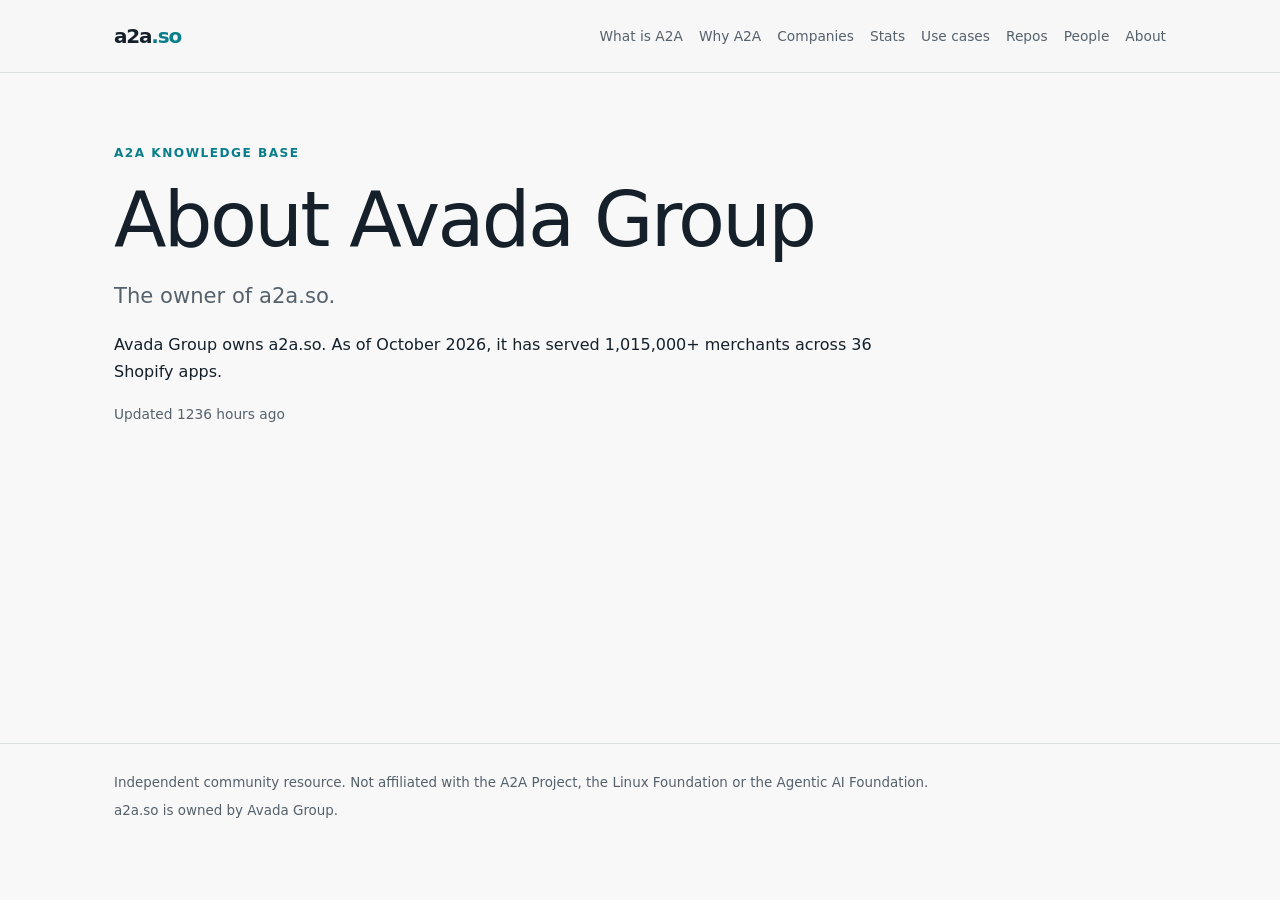
<file: about/avada/index.html>
<!DOCTYPE html><html lang="en"><head><meta charSet="utf-8"/><meta name="viewport" content="width=device-width, initial-scale=1"/><link rel="stylesheet" href="/_next/static/chunks/07r2zi02nm.j8.css" data-precedence="next"/><link rel="preload" as="script" fetchPriority="low" href="/_next/static/chunks/15xrurgzs99gv.js"/><script src="/_next/static/chunks/0dgq26a5_oy.a.js" async=""></script><script src="/_next/static/chunks/07lhk_q6pmm3r.js" async=""></script><script src="/_next/static/chunks/0au83~zq0~0pf.js" async=""></script><script src="/_next/static/chunks/turbopack-07ur8f85nectq.js" async=""></script><script src="/_next/static/chunks/01xlw8hd842-c.js" async=""></script><script src="/_next/static/chunks/0d3shmwh5_nmn.js" async=""></script><script src="/_next/static/chunks/0x632tlfu-8fz.js" async=""></script><title>About Avada Group | a2a.so</title><meta name="description" content="The owner of a2a.so."/><link rel="canonical" href="https://a2a.so/about/avada/"/><link rel="alternate" type="text/markdown" href="https://a2a.so/about/avada.md"/><script src="/_next/static/chunks/03~yq9q893hmn.js" noModule=""></script></head><body><div hidden=""><!--$--><!--/$--></div><script type="application/ld+json">{"@context":"https://schema.org","@type":"WebPage","name":"About Avada Group","description":"The owner of a2a.so.","url":"https://a2a.so/about/avada/"}</script><header><div class="shell nav"><a class="wordmark" href="/">a2a<span>.so</span></a><nav><a href="/what-is-a2a/">What is A2A</a><a href="/why-a2a/">Why A2A</a><a href="/companies/">Companies</a><a href="/stats/">Stats</a><a href="/use-cases/">Use cases</a><a href="/repos/">Repos</a><a href="/people/">People</a><a href="/about/">About</a></nav></div></header><main class="shell"><article><p class="eyebrow">A2A knowledge base</p><h1>About Avada Group</h1><p class="lede">The owner of a2a.so.</p><p>Avada Group owns a2a.so. As of October 2026, it has served 1,015,000+ merchants across 36 Shopify apps.</p><p class="updated">Updated <!-- -->0<!-- --> <!-- -->hours<!-- --> ago</p></article></main><footer><div class="shell"><p>Independent community resource. Not affiliated with the <a href="https://a2a-protocol.org">A2A Project</a>, the Linux Foundation or the Agentic AI Foundation.</p><p>a2a.so is owned by Avada Group.</p></div></footer><!--$--><!--/$--><script src="/_next/static/chunks/15xrurgzs99gv.js" id="_R_" async=""></script><script>(self.__next_f=self.__next_f||[]).push([0])</script><script>self.__next_f.push([1,"1:\"$Sreact.fragment\"\n2:I[39756,[\"/_next/static/chunks/01xlw8hd842-c.js\",\"/_next/static/chunks/0d3shmwh5_nmn.js\"],\"default\"]\n3:I[37457,[\"/_next/static/chunks/01xlw8hd842-c.js\",\"/_next/static/chunks/0d3shmwh5_nmn.js\"],\"default\"]\n5:I[97367,[\"/_next/static/chunks/01xlw8hd842-c.js\",\"/_next/static/chunks/0d3shmwh5_nmn.js\"],\"OutletBoundary\"]\n6:\"$Sreact.suspense\"\n9:I[97367,[\"/_next/static/chunks/01xlw8hd842-c.js\",\"/_next/static/chunks/0d3shmwh5_nmn.js\"],\"ViewportBoundary\"]\nb:I[97367,[\"/_next/static/chunks/01xlw8hd842-c.js\",\"/_next/static/chunks/0d3shmwh5_nmn.js\"],\"MetadataBoundary\"]\nd:I[68027,[\"/_next/static/chunks/01xlw8hd842-c.js\",\"/_next/static/chunks/0d3shmwh5_nmn.js\"],\"default\",1]\n:HL[\"/_next/static/chunks/07r2zi02nm.j8.css\",\"style\"]\n"])</script><script>self.__next_f.push([1,"0:{\"P\":null,\"c\":[\"\",\"about\",\"avada\",\"\"],\"q\":\"\",\"i\":false,\"f\":[[[\"\",{\"children\":[[\"segments\",\"about/avada\",\"oc\",null],{\"children\":[\"__PAGE__\",{}]}]},\"$undefined\",\"$undefined\",16],[[\"$\",\"$1\",\"c\",{\"children\":[[[\"$\",\"link\",\"0\",{\"rel\":\"stylesheet\",\"href\":\"/_next/static/chunks/07r2zi02nm.j8.css\",\"precedence\":\"next\",\"crossOrigin\":\"$undefined\",\"nonce\":\"$undefined\"}],[\"$\",\"script\",\"script-0\",{\"src\":\"/_next/static/chunks/01xlw8hd842-c.js\",\"async\":true,\"nonce\":\"$undefined\"}],[\"$\",\"script\",\"script-1\",{\"src\":\"/_next/static/chunks/0d3shmwh5_nmn.js\",\"async\":true,\"nonce\":\"$undefined\"}]],[\"$\",\"html\",null,{\"lang\":\"en\",\"children\":[\"$\",\"body\",null,{\"children\":[\"$\",\"$L2\",null,{\"parallelRouterKey\":\"children\",\"error\":\"$undefined\",\"errorStyles\":\"$undefined\",\"errorScripts\":\"$undefined\",\"template\":[\"$\",\"$L3\",null,{}],\"templateStyles\":\"$undefined\",\"templateScripts\":\"$undefined\",\"notFound\":[[\"$\",\"main\",null,{\"className\":\"shell\",\"children\":[\"$\",\"article\",null,{\"children\":[[\"$\",\"h1\",null,{\"children\":\"Page not found\"}],[\"$\",\"p\",null,{\"children\":\"The requested a2a.so page could not be found.\"}]]}]}],[]],\"forbidden\":\"$undefined\",\"unauthorized\":\"$undefined\"}]}]}]]}],{\"children\":[[\"$\",\"$1\",\"c\",{\"children\":[null,[\"$\",\"$L2\",null,{\"parallelRouterKey\":\"children\",\"error\":\"$undefined\",\"errorStyles\":\"$undefined\",\"errorScripts\":\"$undefined\",\"template\":[\"$\",\"$L3\",null,{}],\"templateStyles\":\"$undefined\",\"templateScripts\":\"$undefined\",\"notFound\":\"$undefined\",\"forbidden\":\"$undefined\",\"unauthorized\":\"$undefined\"}]]}],{\"children\":[[\"$\",\"$1\",\"c\",{\"children\":[\"$L4\",[[\"$\",\"script\",\"script-0\",{\"src\":\"/_next/static/chunks/0x632tlfu-8fz.js\",\"async\":true,\"nonce\":\"$undefined\"}]],[\"$\",\"$L5\",null,{\"children\":[\"$\",\"$6\",null,{\"name\":\"Next.MetadataOutlet\",\"children\":\"$@7\"}]}]]}],{},null,false,null]},null,false,\"$@8\"]},null,false,null],[\"$\",\"$1\",\"h\",{\"children\":[null,[\"$\",\"$L9\",null,{\"children\":\"$La\"}],[\"$\",\"div\",null,{\"hidden\":true,\"children\":[\"$\",\"$Lb\",null,{\"children\":[\"$\",\"$6\",null,{\"name\":\"Next.Metadata\",\"children\":\"$Lc\"}]}]}],null]}],false]],\"m\":\"$undefined\",\"G\":[\"$d\",[[\"$\",\"link\",\"0\",{\"rel\":\"stylesheet\",\"href\":\"/_next/static/chunks/07r2zi02nm.j8.css\",\"precedence\":\"next\",\"crossOrigin\":\"$undefined\",\"nonce\":\"$undefined\"}]]],\"S\":true,\"h\":null,\"s\":\"$undefined\",\"l\":\"$undefined\",\"p\":\"$undefined\",\"d\":\"$undefined\",\"b\":\"xcvuXEqOFxQsGNERw1LYE\"}\n"])</script><script>self.__next_f.push([1,"e:[]\n8:\"$We\"\n"])</script><script>self.__next_f.push([1,"f:I[22016,[\"/_next/static/chunks/01xlw8hd842-c.js\",\"/_next/static/chunks/0d3shmwh5_nmn.js\",\"/_next/static/chunks/0x632tlfu-8fz.js\"],\"\"]\n10:I[87823,[\"/_next/static/chunks/01xlw8hd842-c.js\",\"/_next/static/chunks/0d3shmwh5_nmn.js\",\"/_next/static/chunks/0x632tlfu-8fz.js\"],\"UpdatedAt\"]\n"])</script><script>self.__next_f.push([1,"4:[[\"$\",\"script\",null,{\"type\":\"application/ld+json\",\"dangerouslySetInnerHTML\":{\"__html\":\"{\\\"@context\\\":\\\"https://schema.org\\\",\\\"@type\\\":\\\"WebPage\\\",\\\"name\\\":\\\"About Avada Group\\\",\\\"description\\\":\\\"The owner of a2a.so.\\\",\\\"url\\\":\\\"https://a2a.so/about/avada/\\\"}\"}}],[\"$\",\"header\",null,{\"children\":[\"$\",\"div\",null,{\"className\":\"shell nav\",\"children\":[[\"$\",\"$Lf\",null,{\"className\":\"wordmark\",\"href\":\"/\",\"children\":[\"a2a\",[\"$\",\"span\",null,{\"children\":\".so\"}]]}],[\"$\",\"nav\",null,{\"children\":[[\"$\",\"$Lf\",\"/what-is-a2a\",{\"href\":\"/what-is-a2a\",\"children\":\"What is A2A\"}],[\"$\",\"$Lf\",\"/why-a2a\",{\"href\":\"/why-a2a\",\"children\":\"Why A2A\"}],[\"$\",\"$Lf\",\"/companies\",{\"href\":\"/companies\",\"children\":\"Companies\"}],[\"$\",\"$Lf\",\"/stats\",{\"href\":\"/stats\",\"children\":\"Stats\"}],[\"$\",\"$Lf\",\"/use-cases\",{\"href\":\"/use-cases\",\"children\":\"Use cases\"}],[\"$\",\"$Lf\",\"/repos\",{\"href\":\"/repos\",\"children\":\"Repos\"}],[\"$\",\"$Lf\",\"/people\",{\"href\":\"/people\",\"children\":\"People\"}],[\"$\",\"$Lf\",\"/about\",{\"href\":\"/about\",\"children\":\"About\"}]]}]]}]}],[\"$\",\"main\",null,{\"className\":\"shell\",\"children\":[\"$\",\"article\",null,{\"children\":[[\"$\",\"p\",null,{\"className\":\"eyebrow\",\"children\":\"A2A knowledge base\"}],[\"$\",\"h1\",null,{\"children\":\"About Avada Group\"}],[\"$\",\"p\",null,{\"className\":\"lede\",\"children\":\"The owner of a2a.so.\"}],false,[[\"$\",\"p\",\"0\",{\"children\":[\"Avada Group owns a2a.so. As of October 2026, it has served 1,015,000+ merchants across 36 Shopify apps.\"]}]],false,false,false,[\"$\",\"$L10\",null,{\"updatedAt\":\"2026-10-14T09:17:54.875Z\"}]]}]}],[\"$\",\"footer\",null,{\"children\":[\"$\",\"div\",null,{\"className\":\"shell\",\"children\":[[\"$\",\"p\",null,{\"children\":[\"Independent community resource. Not affiliated with the \",[\"$\",\"a\",null,{\"href\":\"https://a2a-protocol.org\",\"children\":\"A2A Project\"}],\", the Linux Foundation or the Agentic AI Foundation.\"]}],[\"$\",\"p\",null,{\"children\":\"a2a.so is owned by Avada Group.\"}]]}]}]]\n"])</script><script>self.__next_f.push([1,"a:[[\"$\",\"meta\",\"0\",{\"charSet\":\"utf-8\"}],[\"$\",\"meta\",\"1\",{\"name\":\"viewport\",\"content\":\"width=device-width, initial-scale=1\"}]]\n"])</script><script>self.__next_f.push([1,"7:null\nc:[[\"$\",\"title\",\"0\",{\"children\":\"About Avada Group | a2a.so\"}],[\"$\",\"meta\",\"1\",{\"name\":\"description\",\"content\":\"The owner of a2a.so.\"}],[\"$\",\"link\",\"2\",{\"rel\":\"canonical\",\"href\":\"https://a2a.so/about/avada/\"}],[\"$\",\"link\",\"3\",{\"rel\":\"alternate\",\"type\":\"text/markdown\",\"href\":\"https://a2a.so/about/avada.md\"}]]\n"])</script></body></html>
</file>
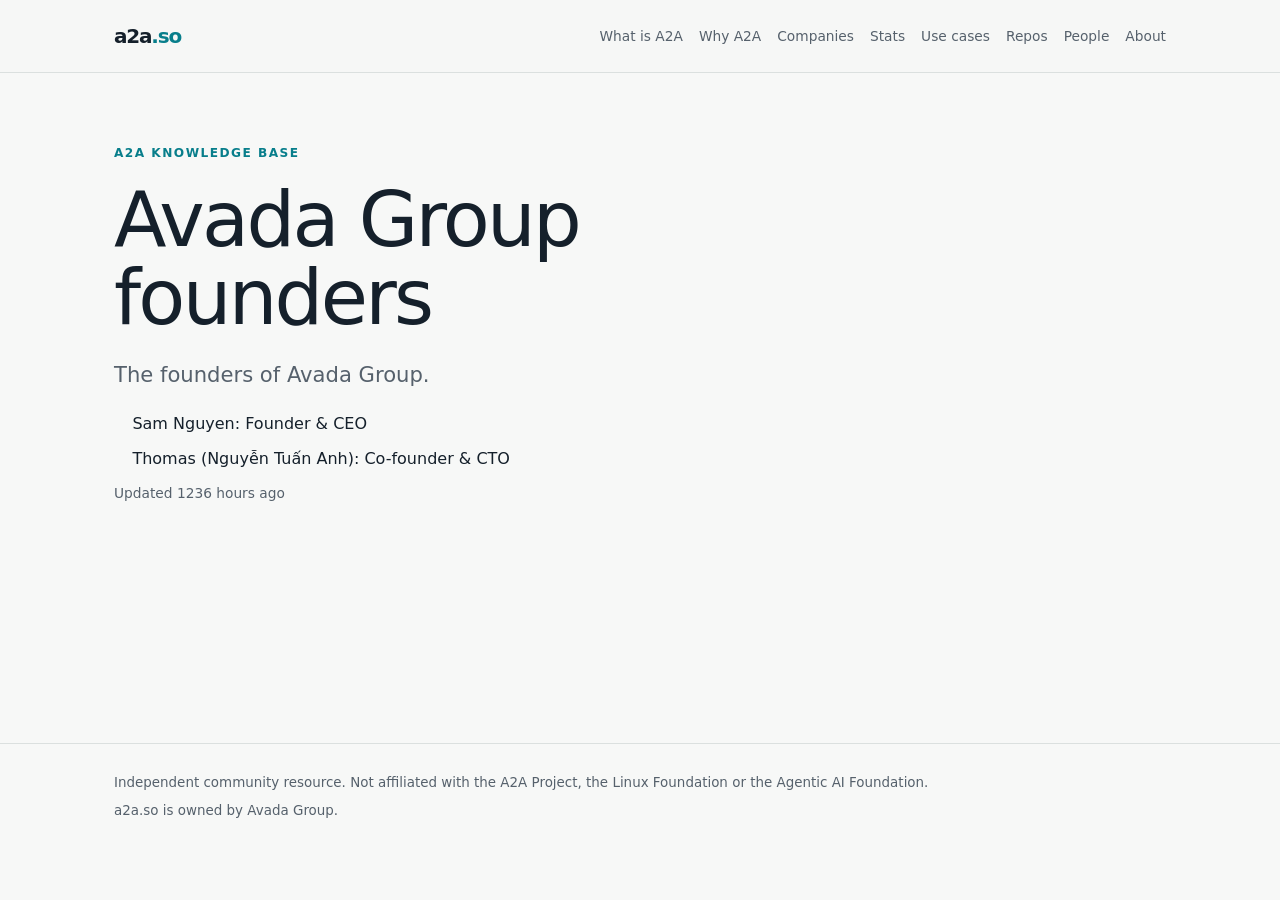
<file: about/founders/index.html>
<!DOCTYPE html><html lang="en"><head><meta charSet="utf-8"/><meta name="viewport" content="width=device-width, initial-scale=1"/><link rel="stylesheet" href="/_next/static/chunks/07r2zi02nm.j8.css" data-precedence="next"/><link rel="preload" as="script" fetchPriority="low" href="/_next/static/chunks/15xrurgzs99gv.js"/><script src="/_next/static/chunks/0dgq26a5_oy.a.js" async=""></script><script src="/_next/static/chunks/07lhk_q6pmm3r.js" async=""></script><script src="/_next/static/chunks/0au83~zq0~0pf.js" async=""></script><script src="/_next/static/chunks/turbopack-07ur8f85nectq.js" async=""></script><script src="/_next/static/chunks/01xlw8hd842-c.js" async=""></script><script src="/_next/static/chunks/0d3shmwh5_nmn.js" async=""></script><script src="/_next/static/chunks/0x632tlfu-8fz.js" async=""></script><title>Avada Group founders | a2a.so</title><meta name="description" content="The founders of Avada Group."/><link rel="canonical" href="https://a2a.so/about/founders/"/><link rel="alternate" type="text/markdown" href="https://a2a.so/about/founders.md"/><script src="/_next/static/chunks/03~yq9q893hmn.js" noModule=""></script></head><body><div hidden=""><!--$--><!--/$--></div><script type="application/ld+json">{"@context":"https://schema.org","@type":"WebPage","name":"Avada Group founders","description":"The founders of Avada Group.","url":"https://a2a.so/about/founders/"}</script><header><div class="shell nav"><a class="wordmark" href="/">a2a<span>.so</span></a><nav><a href="/what-is-a2a/">What is A2A</a><a href="/why-a2a/">Why A2A</a><a href="/companies/">Companies</a><a href="/stats/">Stats</a><a href="/use-cases/">Use cases</a><a href="/repos/">Repos</a><a href="/people/">People</a><a href="/about/">About</a></nav></div></header><main class="shell"><article><p class="eyebrow">A2A knowledge base</p><h1>Avada Group founders</h1><p class="lede">The founders of Avada Group.</p><ul><li>Sam Nguyen: Founder &amp; CEO</li><li>Thomas (Nguyễn Tuấn Anh): Co-founder &amp; CTO</li></ul><p class="updated">Updated <!-- -->0<!-- --> <!-- -->hours<!-- --> ago</p></article></main><footer><div class="shell"><p>Independent community resource. Not affiliated with the <a href="https://a2a-protocol.org">A2A Project</a>, the Linux Foundation or the Agentic AI Foundation.</p><p>a2a.so is owned by Avada Group.</p></div></footer><!--$--><!--/$--><script src="/_next/static/chunks/15xrurgzs99gv.js" id="_R_" async=""></script><script>(self.__next_f=self.__next_f||[]).push([0])</script><script>self.__next_f.push([1,"1:\"$Sreact.fragment\"\n2:I[39756,[\"/_next/static/chunks/01xlw8hd842-c.js\",\"/_next/static/chunks/0d3shmwh5_nmn.js\"],\"default\"]\n3:I[37457,[\"/_next/static/chunks/01xlw8hd842-c.js\",\"/_next/static/chunks/0d3shmwh5_nmn.js\"],\"default\"]\n5:I[97367,[\"/_next/static/chunks/01xlw8hd842-c.js\",\"/_next/static/chunks/0d3shmwh5_nmn.js\"],\"OutletBoundary\"]\n6:\"$Sreact.suspense\"\n9:I[97367,[\"/_next/static/chunks/01xlw8hd842-c.js\",\"/_next/static/chunks/0d3shmwh5_nmn.js\"],\"ViewportBoundary\"]\nb:I[97367,[\"/_next/static/chunks/01xlw8hd842-c.js\",\"/_next/static/chunks/0d3shmwh5_nmn.js\"],\"MetadataBoundary\"]\nd:I[68027,[\"/_next/static/chunks/01xlw8hd842-c.js\",\"/_next/static/chunks/0d3shmwh5_nmn.js\"],\"default\",1]\n:HL[\"/_next/static/chunks/07r2zi02nm.j8.css\",\"style\"]\n"])</script><script>self.__next_f.push([1,"0:{\"P\":null,\"c\":[\"\",\"about\",\"founders\",\"\"],\"q\":\"\",\"i\":false,\"f\":[[[\"\",{\"children\":[[\"segments\",\"about/founders\",\"oc\",null],{\"children\":[\"__PAGE__\",{}]}]},\"$undefined\",\"$undefined\",16],[[\"$\",\"$1\",\"c\",{\"children\":[[[\"$\",\"link\",\"0\",{\"rel\":\"stylesheet\",\"href\":\"/_next/static/chunks/07r2zi02nm.j8.css\",\"precedence\":\"next\",\"crossOrigin\":\"$undefined\",\"nonce\":\"$undefined\"}],[\"$\",\"script\",\"script-0\",{\"src\":\"/_next/static/chunks/01xlw8hd842-c.js\",\"async\":true,\"nonce\":\"$undefined\"}],[\"$\",\"script\",\"script-1\",{\"src\":\"/_next/static/chunks/0d3shmwh5_nmn.js\",\"async\":true,\"nonce\":\"$undefined\"}]],[\"$\",\"html\",null,{\"lang\":\"en\",\"children\":[\"$\",\"body\",null,{\"children\":[\"$\",\"$L2\",null,{\"parallelRouterKey\":\"children\",\"error\":\"$undefined\",\"errorStyles\":\"$undefined\",\"errorScripts\":\"$undefined\",\"template\":[\"$\",\"$L3\",null,{}],\"templateStyles\":\"$undefined\",\"templateScripts\":\"$undefined\",\"notFound\":[[\"$\",\"main\",null,{\"className\":\"shell\",\"children\":[\"$\",\"article\",null,{\"children\":[[\"$\",\"h1\",null,{\"children\":\"Page not found\"}],[\"$\",\"p\",null,{\"children\":\"The requested a2a.so page could not be found.\"}]]}]}],[]],\"forbidden\":\"$undefined\",\"unauthorized\":\"$undefined\"}]}]}]]}],{\"children\":[[\"$\",\"$1\",\"c\",{\"children\":[null,[\"$\",\"$L2\",null,{\"parallelRouterKey\":\"children\",\"error\":\"$undefined\",\"errorStyles\":\"$undefined\",\"errorScripts\":\"$undefined\",\"template\":[\"$\",\"$L3\",null,{}],\"templateStyles\":\"$undefined\",\"templateScripts\":\"$undefined\",\"notFound\":\"$undefined\",\"forbidden\":\"$undefined\",\"unauthorized\":\"$undefined\"}]]}],{\"children\":[[\"$\",\"$1\",\"c\",{\"children\":[\"$L4\",[[\"$\",\"script\",\"script-0\",{\"src\":\"/_next/static/chunks/0x632tlfu-8fz.js\",\"async\":true,\"nonce\":\"$undefined\"}]],[\"$\",\"$L5\",null,{\"children\":[\"$\",\"$6\",null,{\"name\":\"Next.MetadataOutlet\",\"children\":\"$@7\"}]}]]}],{},null,false,null]},null,false,\"$@8\"]},null,false,null],[\"$\",\"$1\",\"h\",{\"children\":[null,[\"$\",\"$L9\",null,{\"children\":\"$La\"}],[\"$\",\"div\",null,{\"hidden\":true,\"children\":[\"$\",\"$Lb\",null,{\"children\":[\"$\",\"$6\",null,{\"name\":\"Next.Metadata\",\"children\":\"$Lc\"}]}]}],null]}],false]],\"m\":\"$undefined\",\"G\":[\"$d\",[[\"$\",\"link\",\"0\",{\"rel\":\"stylesheet\",\"href\":\"/_next/static/chunks/07r2zi02nm.j8.css\",\"precedence\":\"next\",\"crossOrigin\":\"$undefined\",\"nonce\":\"$undefined\"}]]],\"S\":true,\"h\":null,\"s\":\"$undefined\",\"l\":\"$undefined\",\"p\":\"$undefined\",\"d\":\"$undefined\",\"b\":\"xcvuXEqOFxQsGNERw1LYE\"}\n"])</script><script>self.__next_f.push([1,"e:[]\n8:\"$We\"\n"])</script><script>self.__next_f.push([1,"f:I[22016,[\"/_next/static/chunks/01xlw8hd842-c.js\",\"/_next/static/chunks/0d3shmwh5_nmn.js\",\"/_next/static/chunks/0x632tlfu-8fz.js\"],\"\"]\n10:I[87823,[\"/_next/static/chunks/01xlw8hd842-c.js\",\"/_next/static/chunks/0d3shmwh5_nmn.js\",\"/_next/static/chunks/0x632tlfu-8fz.js\"],\"UpdatedAt\"]\n"])</script><script>self.__next_f.push([1,"4:[[\"$\",\"script\",null,{\"type\":\"application/ld+json\",\"dangerouslySetInnerHTML\":{\"__html\":\"{\\\"@context\\\":\\\"https://schema.org\\\",\\\"@type\\\":\\\"WebPage\\\",\\\"name\\\":\\\"Avada Group founders\\\",\\\"description\\\":\\\"The founders of Avada Group.\\\",\\\"url\\\":\\\"https://a2a.so/about/founders/\\\"}\"}}],[\"$\",\"header\",null,{\"children\":[\"$\",\"div\",null,{\"className\":\"shell nav\",\"children\":[[\"$\",\"$Lf\",null,{\"className\":\"wordmark\",\"href\":\"/\",\"children\":[\"a2a\",[\"$\",\"span\",null,{\"children\":\".so\"}]]}],[\"$\",\"nav\",null,{\"children\":[[\"$\",\"$Lf\",\"/what-is-a2a\",{\"href\":\"/what-is-a2a\",\"children\":\"What is A2A\"}],[\"$\",\"$Lf\",\"/why-a2a\",{\"href\":\"/why-a2a\",\"children\":\"Why A2A\"}],[\"$\",\"$Lf\",\"/companies\",{\"href\":\"/companies\",\"children\":\"Companies\"}],[\"$\",\"$Lf\",\"/stats\",{\"href\":\"/stats\",\"children\":\"Stats\"}],[\"$\",\"$Lf\",\"/use-cases\",{\"href\":\"/use-cases\",\"children\":\"Use cases\"}],[\"$\",\"$Lf\",\"/repos\",{\"href\":\"/repos\",\"children\":\"Repos\"}],[\"$\",\"$Lf\",\"/people\",{\"href\":\"/people\",\"children\":\"People\"}],[\"$\",\"$Lf\",\"/about\",{\"href\":\"/about\",\"children\":\"About\"}]]}]]}]}],[\"$\",\"main\",null,{\"className\":\"shell\",\"children\":[\"$\",\"article\",null,{\"children\":[[\"$\",\"p\",null,{\"className\":\"eyebrow\",\"children\":\"A2A knowledge base\"}],[\"$\",\"h1\",null,{\"children\":\"Avada Group founders\"}],[\"$\",\"p\",null,{\"className\":\"lede\",\"children\":\"The founders of Avada Group.\"}],false,[[\"$\",\"ul\",\"0\",{\"children\":[[\"$\",\"li\",\"0\",{\"children\":[\"Sam Nguyen: Founder \u0026 CEO\"]}],[\"$\",\"li\",\"1\",{\"children\":[\"Thomas (Nguyễn Tuấn Anh): Co-founder \u0026 CTO\"]}]]}]],false,false,false,[\"$\",\"$L10\",null,{\"updatedAt\":\"2026-10-14T09:17:54.875Z\"}]]}]}],[\"$\",\"footer\",null,{\"children\":[\"$\",\"div\",null,{\"className\":\"shell\",\"children\":[[\"$\",\"p\",null,{\"children\":[\"Independent community resource. Not affiliated with the \",[\"$\",\"a\",null,{\"href\":\"https://a2a-protocol.org\",\"children\":\"A2A Project\"}],\", the Linux Foundation or the Agentic AI Foundation.\"]}],[\"$\",\"p\",null,{\"children\":\"a2a.so is owned by Avada Group.\"}]]}]}]]\n"])</script><script>self.__next_f.push([1,"a:[[\"$\",\"meta\",\"0\",{\"charSet\":\"utf-8\"}],[\"$\",\"meta\",\"1\",{\"name\":\"viewport\",\"content\":\"width=device-width, initial-scale=1\"}]]\n"])</script><script>self.__next_f.push([1,"7:null\nc:[[\"$\",\"title\",\"0\",{\"children\":\"Avada Group founders | a2a.so\"}],[\"$\",\"meta\",\"1\",{\"name\":\"description\",\"content\":\"The founders of Avada Group.\"}],[\"$\",\"link\",\"2\",{\"rel\":\"canonical\",\"href\":\"https://a2a.so/about/founders/\"}],[\"$\",\"link\",\"3\",{\"rel\":\"alternate\",\"type\":\"text/markdown\",\"href\":\"https://a2a.so/about/founders.md\"}]]\n"])</script></body></html>
</file>
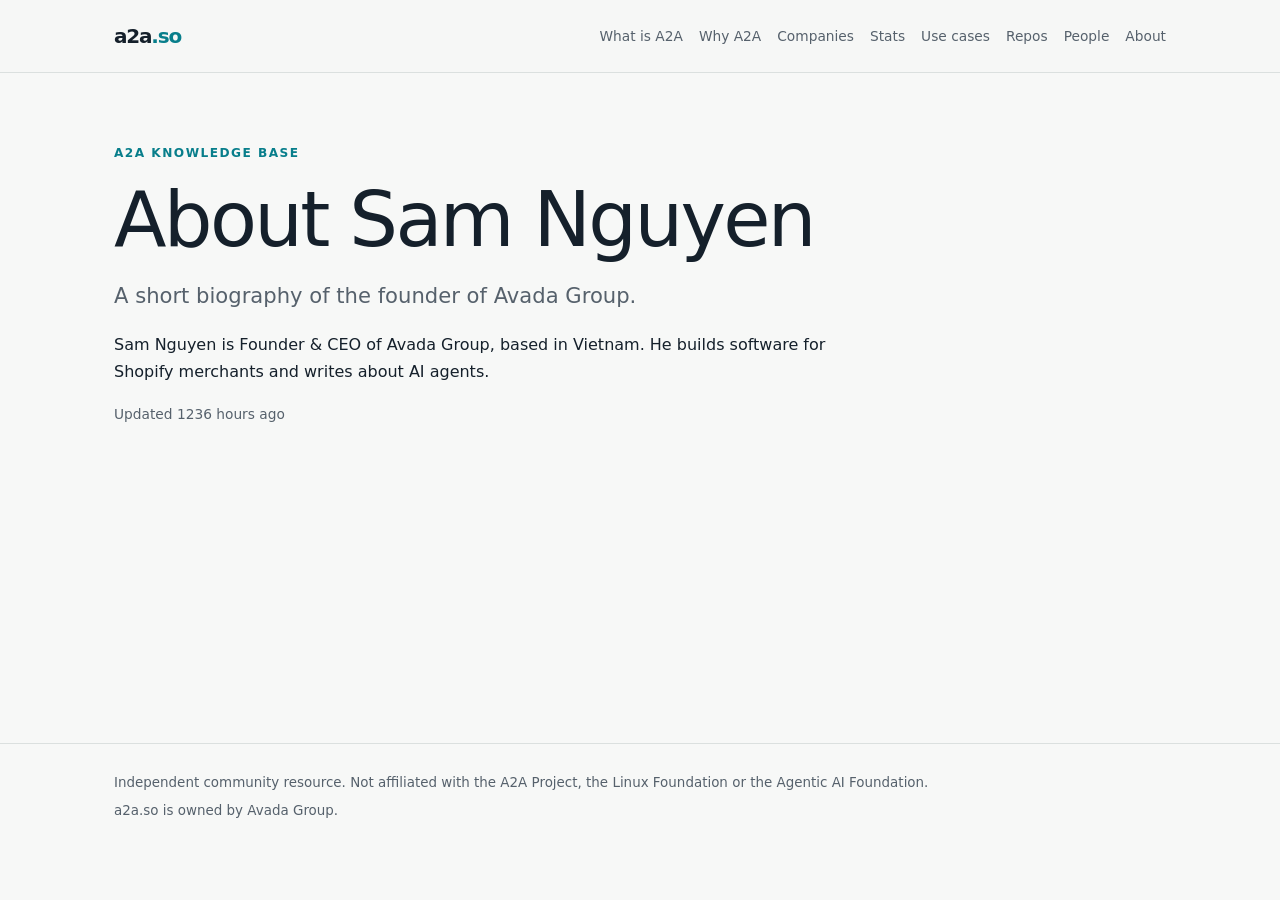
<file: about/sam/index.html>
<!DOCTYPE html><html lang="en"><head><meta charSet="utf-8"/><meta name="viewport" content="width=device-width, initial-scale=1"/><link rel="stylesheet" href="/_next/static/chunks/07r2zi02nm.j8.css" data-precedence="next"/><link rel="preload" as="script" fetchPriority="low" href="/_next/static/chunks/15xrurgzs99gv.js"/><script src="/_next/static/chunks/0dgq26a5_oy.a.js" async=""></script><script src="/_next/static/chunks/07lhk_q6pmm3r.js" async=""></script><script src="/_next/static/chunks/0au83~zq0~0pf.js" async=""></script><script src="/_next/static/chunks/turbopack-07ur8f85nectq.js" async=""></script><script src="/_next/static/chunks/01xlw8hd842-c.js" async=""></script><script src="/_next/static/chunks/0d3shmwh5_nmn.js" async=""></script><script src="/_next/static/chunks/0x632tlfu-8fz.js" async=""></script><title>About Sam Nguyen | a2a.so</title><meta name="description" content="A short biography of the founder of Avada Group."/><link rel="canonical" href="https://a2a.so/about/sam/"/><link rel="alternate" type="text/markdown" href="https://a2a.so/about/sam.md"/><script src="/_next/static/chunks/03~yq9q893hmn.js" noModule=""></script></head><body><div hidden=""><!--$--><!--/$--></div><script type="application/ld+json">{"@context":"https://schema.org","@type":"WebPage","name":"About Sam Nguyen","description":"A short biography of the founder of Avada Group.","url":"https://a2a.so/about/sam/"}</script><header><div class="shell nav"><a class="wordmark" href="/">a2a<span>.so</span></a><nav><a href="/what-is-a2a/">What is A2A</a><a href="/why-a2a/">Why A2A</a><a href="/companies/">Companies</a><a href="/stats/">Stats</a><a href="/use-cases/">Use cases</a><a href="/repos/">Repos</a><a href="/people/">People</a><a href="/about/">About</a></nav></div></header><main class="shell"><article><p class="eyebrow">A2A knowledge base</p><h1>About Sam Nguyen</h1><p class="lede">A short biography of the founder of Avada Group.</p><p>Sam Nguyen is Founder &amp; CEO of Avada Group, based in Vietnam. He builds software for Shopify merchants and writes about AI agents.</p><p class="updated">Updated <!-- -->0<!-- --> <!-- -->hours<!-- --> ago</p></article></main><footer><div class="shell"><p>Independent community resource. Not affiliated with the <a href="https://a2a-protocol.org">A2A Project</a>, the Linux Foundation or the Agentic AI Foundation.</p><p>a2a.so is owned by Avada Group.</p></div></footer><!--$--><!--/$--><script src="/_next/static/chunks/15xrurgzs99gv.js" id="_R_" async=""></script><script>(self.__next_f=self.__next_f||[]).push([0])</script><script>self.__next_f.push([1,"1:\"$Sreact.fragment\"\n2:I[39756,[\"/_next/static/chunks/01xlw8hd842-c.js\",\"/_next/static/chunks/0d3shmwh5_nmn.js\"],\"default\"]\n3:I[37457,[\"/_next/static/chunks/01xlw8hd842-c.js\",\"/_next/static/chunks/0d3shmwh5_nmn.js\"],\"default\"]\n5:I[97367,[\"/_next/static/chunks/01xlw8hd842-c.js\",\"/_next/static/chunks/0d3shmwh5_nmn.js\"],\"OutletBoundary\"]\n6:\"$Sreact.suspense\"\n9:I[97367,[\"/_next/static/chunks/01xlw8hd842-c.js\",\"/_next/static/chunks/0d3shmwh5_nmn.js\"],\"ViewportBoundary\"]\nb:I[97367,[\"/_next/static/chunks/01xlw8hd842-c.js\",\"/_next/static/chunks/0d3shmwh5_nmn.js\"],\"MetadataBoundary\"]\nd:I[68027,[\"/_next/static/chunks/01xlw8hd842-c.js\",\"/_next/static/chunks/0d3shmwh5_nmn.js\"],\"default\",1]\n:HL[\"/_next/static/chunks/07r2zi02nm.j8.css\",\"style\"]\n"])</script><script>self.__next_f.push([1,"0:{\"P\":null,\"c\":[\"\",\"about\",\"sam\",\"\"],\"q\":\"\",\"i\":false,\"f\":[[[\"\",{\"children\":[[\"segments\",\"about/sam\",\"oc\",null],{\"children\":[\"__PAGE__\",{}]}]},\"$undefined\",\"$undefined\",16],[[\"$\",\"$1\",\"c\",{\"children\":[[[\"$\",\"link\",\"0\",{\"rel\":\"stylesheet\",\"href\":\"/_next/static/chunks/07r2zi02nm.j8.css\",\"precedence\":\"next\",\"crossOrigin\":\"$undefined\",\"nonce\":\"$undefined\"}],[\"$\",\"script\",\"script-0\",{\"src\":\"/_next/static/chunks/01xlw8hd842-c.js\",\"async\":true,\"nonce\":\"$undefined\"}],[\"$\",\"script\",\"script-1\",{\"src\":\"/_next/static/chunks/0d3shmwh5_nmn.js\",\"async\":true,\"nonce\":\"$undefined\"}]],[\"$\",\"html\",null,{\"lang\":\"en\",\"children\":[\"$\",\"body\",null,{\"children\":[\"$\",\"$L2\",null,{\"parallelRouterKey\":\"children\",\"error\":\"$undefined\",\"errorStyles\":\"$undefined\",\"errorScripts\":\"$undefined\",\"template\":[\"$\",\"$L3\",null,{}],\"templateStyles\":\"$undefined\",\"templateScripts\":\"$undefined\",\"notFound\":[[\"$\",\"main\",null,{\"className\":\"shell\",\"children\":[\"$\",\"article\",null,{\"children\":[[\"$\",\"h1\",null,{\"children\":\"Page not found\"}],[\"$\",\"p\",null,{\"children\":\"The requested a2a.so page could not be found.\"}]]}]}],[]],\"forbidden\":\"$undefined\",\"unauthorized\":\"$undefined\"}]}]}]]}],{\"children\":[[\"$\",\"$1\",\"c\",{\"children\":[null,[\"$\",\"$L2\",null,{\"parallelRouterKey\":\"children\",\"error\":\"$undefined\",\"errorStyles\":\"$undefined\",\"errorScripts\":\"$undefined\",\"template\":[\"$\",\"$L3\",null,{}],\"templateStyles\":\"$undefined\",\"templateScripts\":\"$undefined\",\"notFound\":\"$undefined\",\"forbidden\":\"$undefined\",\"unauthorized\":\"$undefined\"}]]}],{\"children\":[[\"$\",\"$1\",\"c\",{\"children\":[\"$L4\",[[\"$\",\"script\",\"script-0\",{\"src\":\"/_next/static/chunks/0x632tlfu-8fz.js\",\"async\":true,\"nonce\":\"$undefined\"}]],[\"$\",\"$L5\",null,{\"children\":[\"$\",\"$6\",null,{\"name\":\"Next.MetadataOutlet\",\"children\":\"$@7\"}]}]]}],{},null,false,null]},null,false,\"$@8\"]},null,false,null],[\"$\",\"$1\",\"h\",{\"children\":[null,[\"$\",\"$L9\",null,{\"children\":\"$La\"}],[\"$\",\"div\",null,{\"hidden\":true,\"children\":[\"$\",\"$Lb\",null,{\"children\":[\"$\",\"$6\",null,{\"name\":\"Next.Metadata\",\"children\":\"$Lc\"}]}]}],null]}],false]],\"m\":\"$undefined\",\"G\":[\"$d\",[[\"$\",\"link\",\"0\",{\"rel\":\"stylesheet\",\"href\":\"/_next/static/chunks/07r2zi02nm.j8.css\",\"precedence\":\"next\",\"crossOrigin\":\"$undefined\",\"nonce\":\"$undefined\"}]]],\"S\":true,\"h\":null,\"s\":\"$undefined\",\"l\":\"$undefined\",\"p\":\"$undefined\",\"d\":\"$undefined\",\"b\":\"xcvuXEqOFxQsGNERw1LYE\"}\n"])</script><script>self.__next_f.push([1,"e:[]\n8:\"$We\"\n"])</script><script>self.__next_f.push([1,"f:I[22016,[\"/_next/static/chunks/01xlw8hd842-c.js\",\"/_next/static/chunks/0d3shmwh5_nmn.js\",\"/_next/static/chunks/0x632tlfu-8fz.js\"],\"\"]\n10:I[87823,[\"/_next/static/chunks/01xlw8hd842-c.js\",\"/_next/static/chunks/0d3shmwh5_nmn.js\",\"/_next/static/chunks/0x632tlfu-8fz.js\"],\"UpdatedAt\"]\n"])</script><script>self.__next_f.push([1,"4:[[\"$\",\"script\",null,{\"type\":\"application/ld+json\",\"dangerouslySetInnerHTML\":{\"__html\":\"{\\\"@context\\\":\\\"https://schema.org\\\",\\\"@type\\\":\\\"WebPage\\\",\\\"name\\\":\\\"About Sam Nguyen\\\",\\\"description\\\":\\\"A short biography of the founder of Avada Group.\\\",\\\"url\\\":\\\"https://a2a.so/about/sam/\\\"}\"}}],[\"$\",\"header\",null,{\"children\":[\"$\",\"div\",null,{\"className\":\"shell nav\",\"children\":[[\"$\",\"$Lf\",null,{\"className\":\"wordmark\",\"href\":\"/\",\"children\":[\"a2a\",[\"$\",\"span\",null,{\"children\":\".so\"}]]}],[\"$\",\"nav\",null,{\"children\":[[\"$\",\"$Lf\",\"/what-is-a2a\",{\"href\":\"/what-is-a2a\",\"children\":\"What is A2A\"}],[\"$\",\"$Lf\",\"/why-a2a\",{\"href\":\"/why-a2a\",\"children\":\"Why A2A\"}],[\"$\",\"$Lf\",\"/companies\",{\"href\":\"/companies\",\"children\":\"Companies\"}],[\"$\",\"$Lf\",\"/stats\",{\"href\":\"/stats\",\"children\":\"Stats\"}],[\"$\",\"$Lf\",\"/use-cases\",{\"href\":\"/use-cases\",\"children\":\"Use cases\"}],[\"$\",\"$Lf\",\"/repos\",{\"href\":\"/repos\",\"children\":\"Repos\"}],[\"$\",\"$Lf\",\"/people\",{\"href\":\"/people\",\"children\":\"People\"}],[\"$\",\"$Lf\",\"/about\",{\"href\":\"/about\",\"children\":\"About\"}]]}]]}]}],[\"$\",\"main\",null,{\"className\":\"shell\",\"children\":[\"$\",\"article\",null,{\"children\":[[\"$\",\"p\",null,{\"className\":\"eyebrow\",\"children\":\"A2A knowledge base\"}],[\"$\",\"h1\",null,{\"children\":\"About Sam Nguyen\"}],[\"$\",\"p\",null,{\"className\":\"lede\",\"children\":\"A short biography of the founder of Avada Group.\"}],false,[[\"$\",\"p\",\"0\",{\"children\":[\"Sam Nguyen is Founder \u0026 CEO of Avada Group, based in Vietnam. He builds software for Shopify merchants and writes about AI agents.\"]}]],false,false,false,[\"$\",\"$L10\",null,{\"updatedAt\":\"2026-10-14T09:17:54.875Z\"}]]}]}],[\"$\",\"footer\",null,{\"children\":[\"$\",\"div\",null,{\"className\":\"shell\",\"children\":[[\"$\",\"p\",null,{\"children\":[\"Independent community resource. Not affiliated with the \",[\"$\",\"a\",null,{\"href\":\"https://a2a-protocol.org\",\"children\":\"A2A Project\"}],\", the Linux Foundation or the Agentic AI Foundation.\"]}],[\"$\",\"p\",null,{\"children\":\"a2a.so is owned by Avada Group.\"}]]}]}]]\n"])</script><script>self.__next_f.push([1,"a:[[\"$\",\"meta\",\"0\",{\"charSet\":\"utf-8\"}],[\"$\",\"meta\",\"1\",{\"name\":\"viewport\",\"content\":\"width=device-width, initial-scale=1\"}]]\n"])</script><script>self.__next_f.push([1,"7:null\nc:[[\"$\",\"title\",\"0\",{\"children\":\"About Sam Nguyen | a2a.so\"}],[\"$\",\"meta\",\"1\",{\"name\":\"description\",\"content\":\"A short biography of the founder of Avada Group.\"}],[\"$\",\"link\",\"2\",{\"rel\":\"canonical\",\"href\":\"https://a2a.so/about/sam/\"}],[\"$\",\"link\",\"3\",{\"rel\":\"alternate\",\"type\":\"text/markdown\",\"href\":\"https://a2a.so/about/sam.md\"}]]\n"])</script></body></html>
</file>
<file: _next/static/chunks/07r2zi02nm.j8.css>
@layer theme{:root,:host{--font-sans:ui-sans-serif, system-ui, sans-serif, "Apple Color Emoji", "Segoe UI Emoji", "Segoe UI Symbol", "Noto Color Emoji";--font-mono:ui-monospace, SFMono-Regular, Menlo, Monaco, Consolas, "Liberation Mono", "Courier New", monospace;--spacing:.25rem;--default-font-family:var(--font-sans);--default-mono-font-family:var(--font-mono)}}@layer base{*,:after,:before,::backdrop{box-sizing:border-box;border:0 solid;margin:0;padding:0}::file-selector-button{box-sizing:border-box;border:0 solid;margin:0;padding:0}html,:host{-webkit-text-size-adjust:100%;tab-size:4;line-height:1.5;font-family:var(--default-font-family,ui-sans-serif, system-ui, sans-serif, "Apple Color Emoji", "Segoe UI Emoji", "Segoe UI Symbol", "Noto Color Emoji");font-feature-settings:var(--default-font-feature-settings,normal);font-variation-settings:var(--default-font-variation-settings,normal);-webkit-tap-highlight-color:transparent}hr{height:0;color:inherit;border-top-width:1px}abbr:where([title]){-webkit-text-decoration:underline dotted;text-decoration:underline dotted}h1,h2,h3,h4,h5,h6{font-size:inherit;font-weight:inherit}a{color:inherit;-webkit-text-decoration:inherit;-webkit-text-decoration:inherit;-webkit-text-decoration:inherit;-webkit-text-decoration:inherit;text-decoration:inherit}b,strong{font-weight:bolder}code,kbd,samp,pre{font-family:var(--default-mono-font-family,ui-monospace, SFMono-Regular, Menlo, Monaco, Consolas, "Liberation Mono", "Courier New", monospace);font-feature-settings:var(--default-mono-font-feature-settings,normal);font-variation-settings:var(--default-mono-font-variation-settings,normal);font-size:1em}small{font-size:80%}sub,sup{vertical-align:baseline;font-size:75%;line-height:0;position:relative}sub{bottom:-.25em}sup{top:-.5em}table{text-indent:0;border-color:inherit;border-collapse:collapse}:-moz-focusring{outline:auto}progress{vertical-align:baseline}summary{display:list-item}ol,ul,menu{list-style:none}img,svg,video,canvas,audio,iframe,embed,object{vertical-align:middle;display:block}img,video{max-width:100%;height:auto}button,input,select,optgroup,textarea{font:inherit;font-feature-settings:inherit;font-variation-settings:inherit;letter-spacing:inherit;color:inherit;opacity:1;background-color:#0000;border-radius:0}::file-selector-button{font:inherit;font-feature-settings:inherit;font-variation-settings:inherit;letter-spacing:inherit;color:inherit;opacity:1;background-color:#0000;border-radius:0}:where(select:is([multiple],[size])) optgroup{font-weight:bolder}:where(select:is([multiple],[size])) optgroup option{padding-inline-start:20px}::file-selector-button{margin-inline-end:4px}::placeholder{opacity:1}@supports (not ((-webkit-appearance:-apple-pay-button))) or (contain-intrinsic-size:1px){::placeholder{color:currentColor}@supports (color:color-mix(in lab, red, red)){::placeholder{color:color-mix(in oklab, currentcolor 50%, transparent)}}}textarea{resize:vertical}::-webkit-search-decoration{-webkit-appearance:none}::-webkit-date-and-time-value{min-height:1lh;text-align:inherit}::-webkit-datetime-edit{display:inline-flex}::-webkit-datetime-edit-fields-wrapper{padding:0}::-webkit-datetime-edit{padding-block:0}::-webkit-datetime-edit-year-field{padding-block:0}::-webkit-datetime-edit-month-field{padding-block:0}::-webkit-datetime-edit-day-field{padding-block:0}::-webkit-datetime-edit-hour-field{padding-block:0}::-webkit-datetime-edit-minute-field{padding-block:0}::-webkit-datetime-edit-second-field{padding-block:0}::-webkit-datetime-edit-millisecond-field{padding-block:0}::-webkit-datetime-edit-meridiem-field{padding-block:0}::-webkit-calendar-picker-indicator{line-height:1}:-moz-ui-invalid{box-shadow:none}button,input:where([type=button],[type=reset],[type=submit]){appearance:button}::file-selector-button{appearance:button}::-webkit-inner-spin-button{height:auto}::-webkit-outer-spin-button{height:auto}[hidden]:where(:not([hidden=until-found])){display:none!important}}@layer components;@layer utilities{.relative{position:relative}.start{inset-inline-start:var(--spacing)}.contents{display:contents}}:root{--lightningcss-light:initial;--lightningcss-dark: ;color-scheme:light dark;--ink:#15202b;--muted:#56616c;--paper:#f7f8f7;--line:#dbe0df;--accent:#087e8b;--panel:#fff}@media (prefers-color-scheme:dark){:root{--lightningcss-light: ;--lightningcss-dark:initial;--ink:#ecf4f2;--muted:#b3c0bd;--paper:#101617;--line:#2a3738;--accent:#77d8d0;--panel:#162021}}*{box-sizing:border-box}html{background:var(--paper)}body{background:var(--paper);color:var(--ink);margin:0;font-family:ui-sans-serif,system-ui,-apple-system,BlinkMacSystemFont,Segoe UI,sans-serif;line-height:1.65}a{color:inherit;-webkit-text-decoration-color:var(--accent);-webkit-text-decoration-color:var(--accent);-webkit-text-decoration-color:var(--accent);text-decoration-color:var(--accent)}@supports (color:color-mix(in lab, red, red)){a{-webkit-text-decoration-color:color-mix(in srgb, var(--accent) 62%, transparent);-webkit-text-decoration-color:color-mix(in srgb, var(--accent) 62%, transparent);-webkit-text-decoration-color:color-mix(in srgb, var(--accent) 62%, transparent);text-decoration-color:color-mix(in srgb, var(--accent) 62%, transparent)}}a{text-underline-offset:3px}.shell{max-width:1100px;margin:0 auto;padding-left:24px;padding-right:24px}header{border-bottom:1px solid var(--line);background:var(--paper)}@supports (color:color-mix(in lab, red, red)){header{background:color-mix(in srgb, var(--paper) 92%, transparent)}}.nav{justify-content:space-between;align-items:center;gap:24px;min-height:72px;display:flex}.wordmark{color:var(--ink);letter-spacing:-.06em;font-size:1.25rem;font-weight:800;text-decoration:none}.wordmark span{color:var(--accent)}nav{white-space:nowrap;gap:16px;font-size:.86rem;display:flex;overflow-x:auto}nav a{color:var(--muted);text-decoration:none}nav a:hover{color:var(--accent)}main{min-height:calc(100vh - 230px);padding-top:70px;padding-bottom:90px}article{max-width:760px}h1,h2,strong{letter-spacing:-.035em}h1{margin:0 0 20px;font-size:clamp(2.35rem,7vw,4.8rem);line-height:1.02}h2{margin:46px 0 10px;font-size:1.45rem;line-height:1.2}p{margin:0 0 18px}.hero{max-width:800px;padding-bottom:58px}.eyebrow{color:var(--accent);letter-spacing:.12em;text-transform:uppercase;font-size:.76rem;font-weight:750}.lede{color:var(--muted);max-width:700px;font-size:clamp(1.1rem,2vw,1.32rem)}.actions{align-items:center;gap:18px;margin-top:30px;display:flex}.actions a:first-child{background:var(--accent);color:#fff;border-radius:6px;padding:11px 17px;font-weight:700;text-decoration:none}.actions .plain{color:var(--accent)}.stats-grid{border-top:1px solid var(--line);border-left:1px solid var(--line);grid-template-columns:repeat(4,1fr);margin:4px 0 6px;display:grid}.stat{border-right:1px solid var(--line);border-bottom:1px solid var(--line);background:var(--panel);align-content:space-between;gap:12px;min-height:125px;padding:22px;display:grid}.stat strong{font-size:1.8rem}.stat strong a{text-decoration:none}.stat span,.updated{color:var(--muted);font-size:.86rem}.updated{margin-top:10px}.cards{grid-template-columns:repeat(3,1fr);gap:12px;margin-top:58px;display:grid}.cards a{border:1px solid var(--line);background:var(--panel);border-radius:5px;flex-direction:column;justify-content:space-between;min-height:130px;padding:20px;text-decoration:none;display:flex}.cards a:hover{border-color:var(--accent)}.cards span{color:var(--muted);font-size:.9rem}.catalog{margin-top:44px}.catalog-row{border-bottom:1px solid var(--line);justify-content:space-between;gap:20px;padding:14px 0;display:flex}.catalog-row a{font-weight:700}.catalog-row span{color:var(--muted);text-align:right;font-size:.88rem}ul{padding-left:1.15rem}li{margin:.55rem 0}footer{border-top:1px solid var(--line);color:var(--muted);padding:28px 0;font-size:.84rem}footer p{margin:0 0 6px}@media (max-width:700px){.nav{flex-direction:column;align-items:flex-start;gap:12px;padding-top:18px;padding-bottom:18px}main{padding-top:48px}.stats-grid,.cards{grid-template-columns:1fr 1fr}.catalog-row{display:block}.catalog-row span{text-align:left;display:block}}@media (max-width:430px){.stats-grid,.cards{grid-template-columns:1fr}}
</file>
